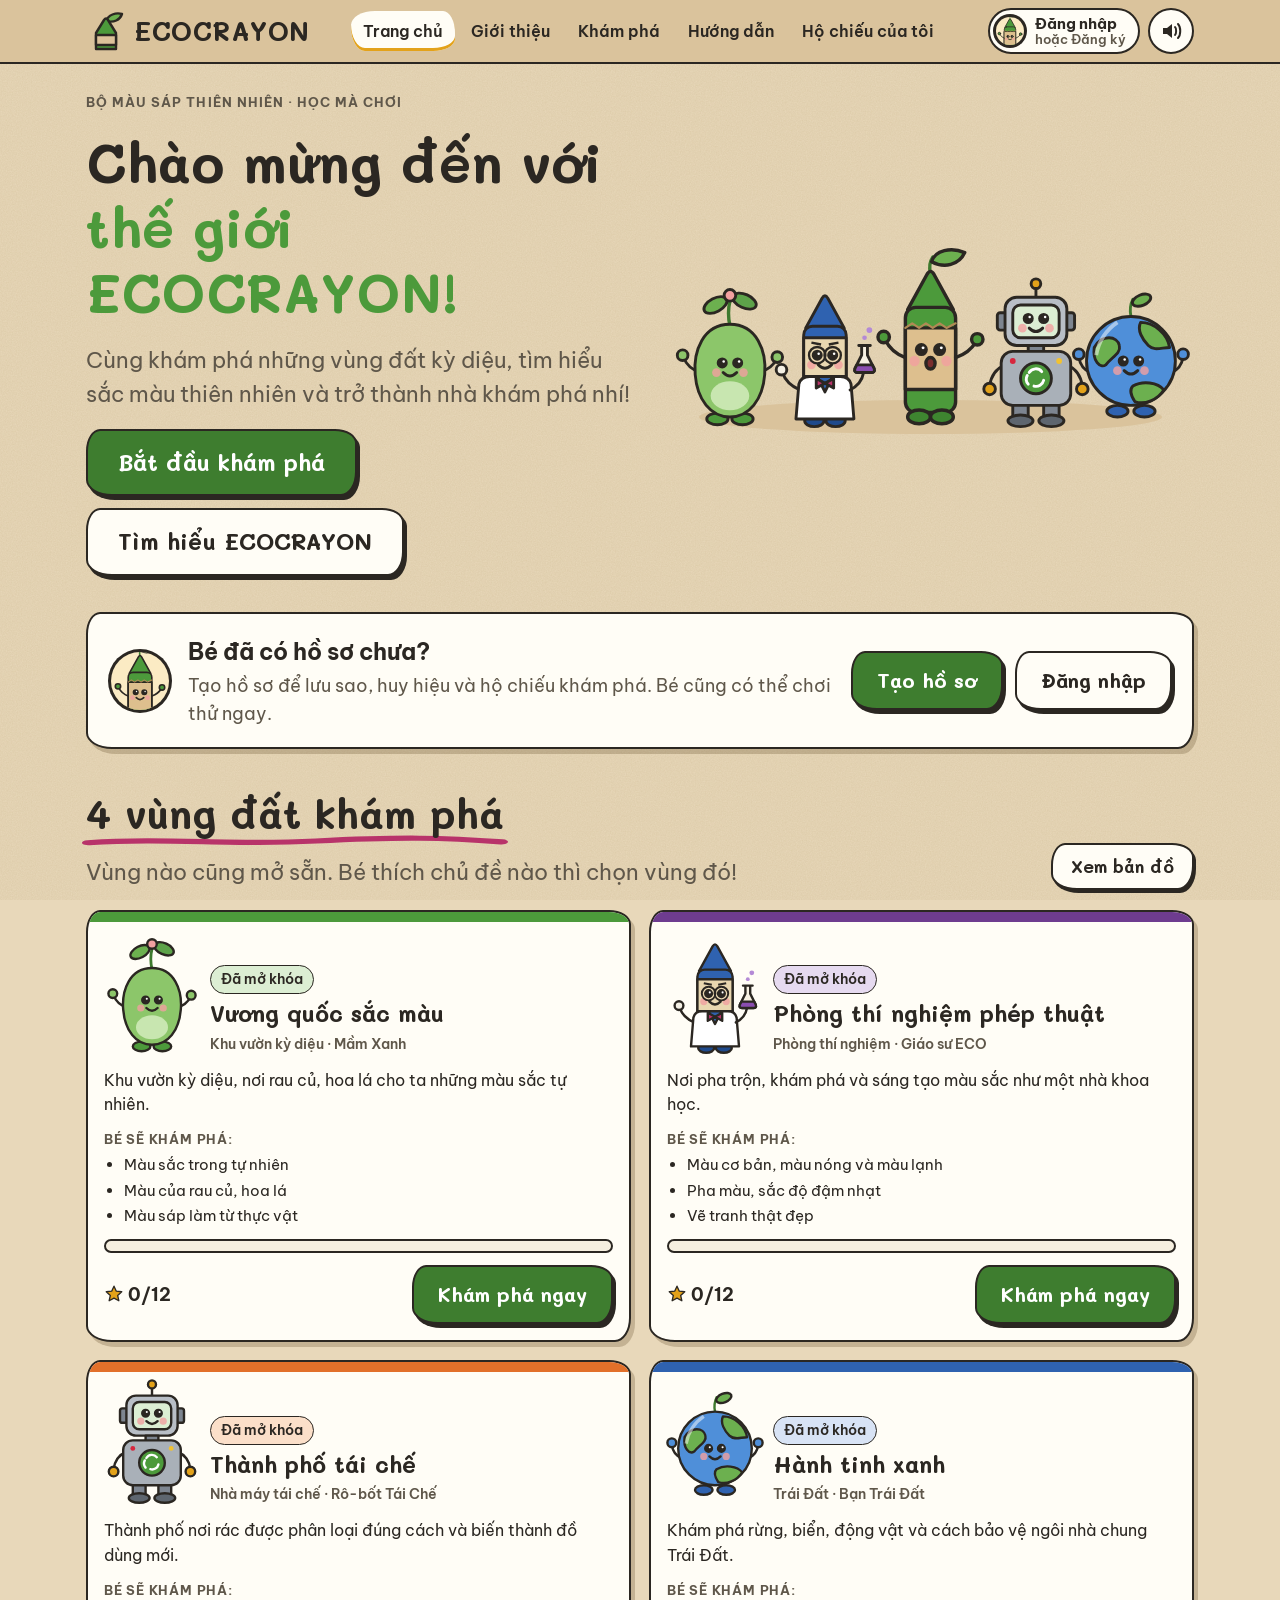
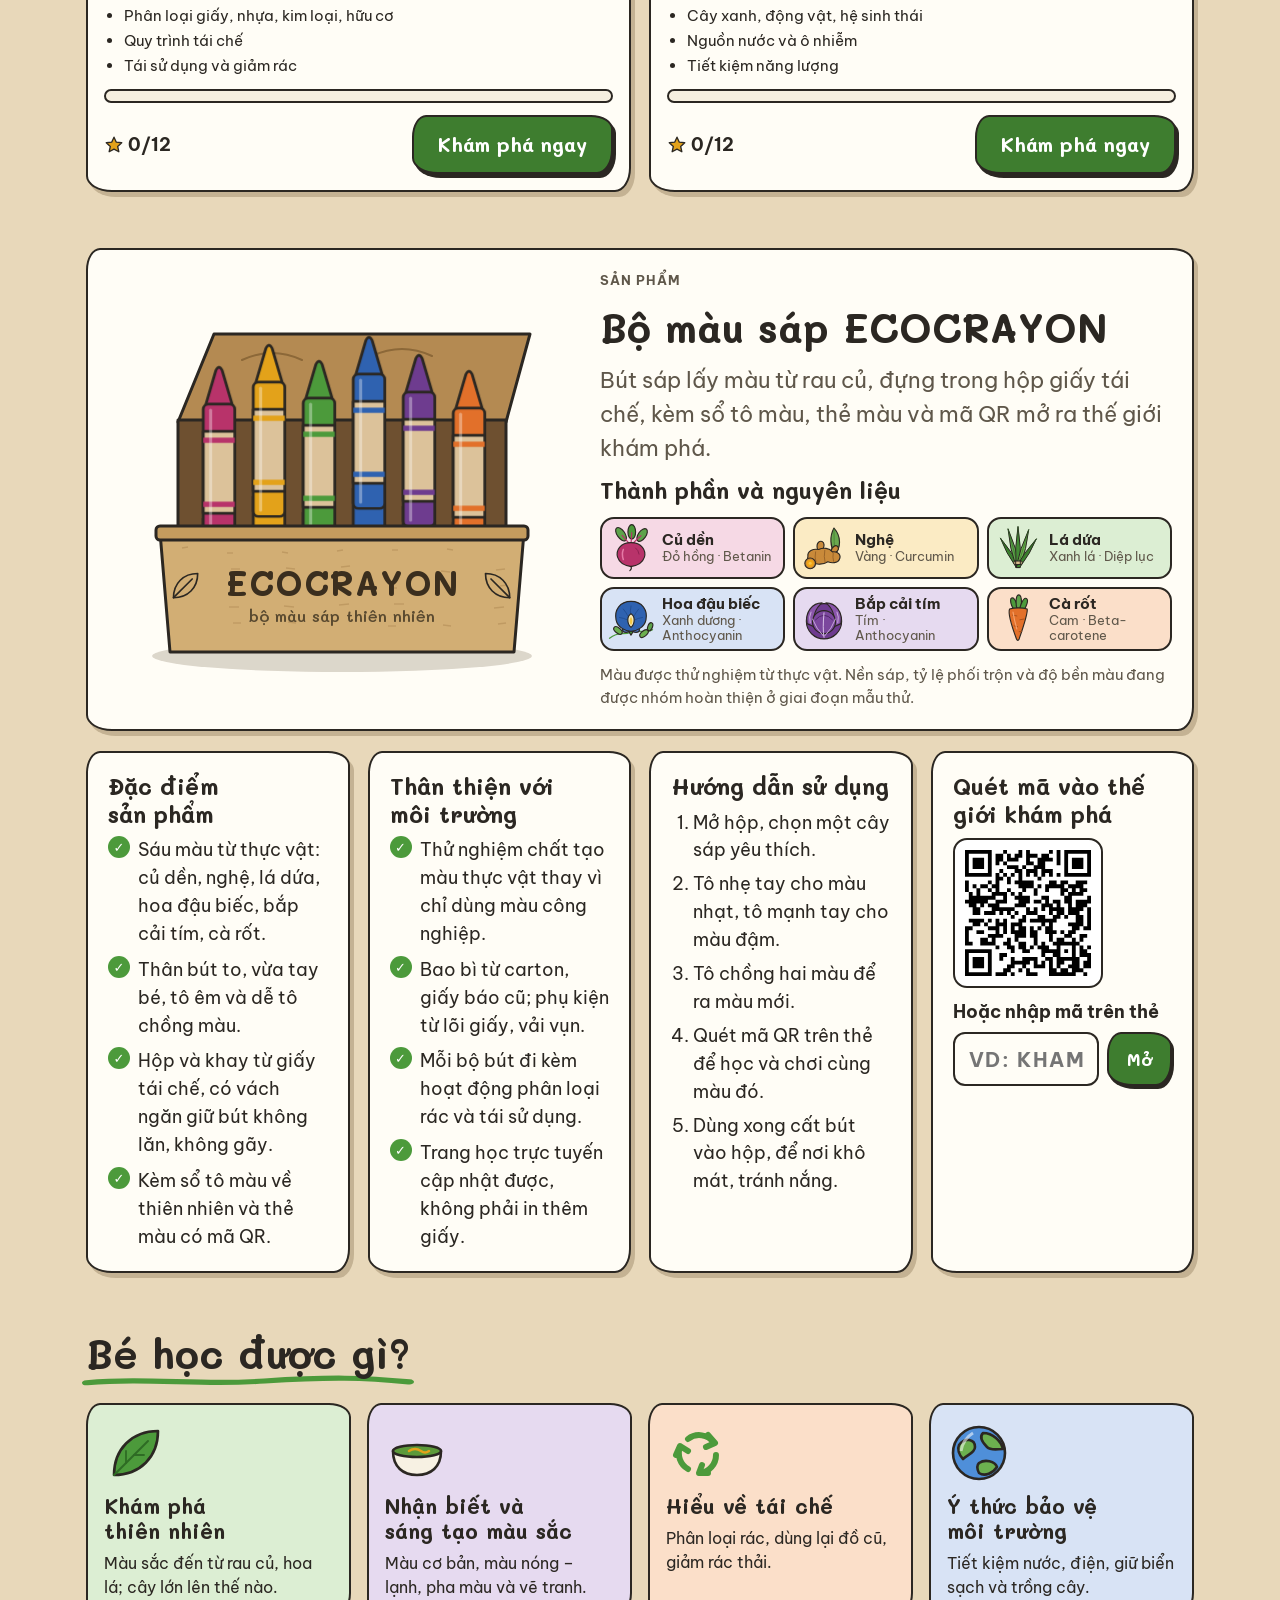
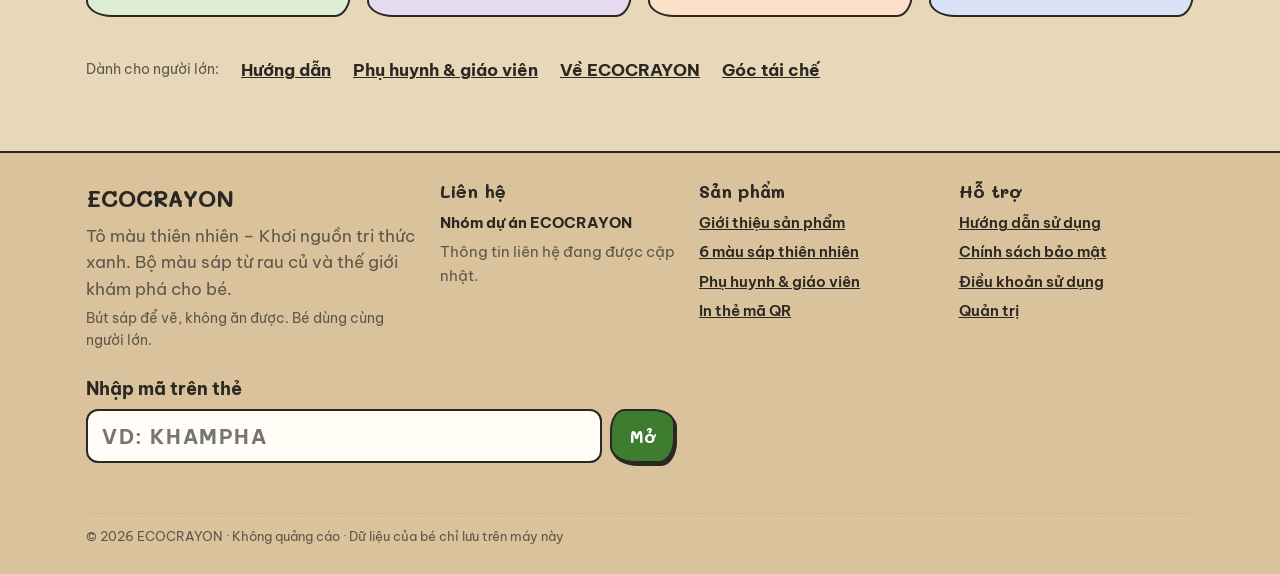
<file: index.html>
<!doctype html>
<html lang="vi">
<head>
<meta charset="utf-8">
<meta name="viewport" content="width=device-width, initial-scale=1, viewport-fit=cover">
<title>ECOCRAYON</title>
<meta name="description" content="ECOCRAYON – bộ màu sáp thiên nhiên và thế giới khám phá cho trẻ: 4 vùng đất, 12 trò chơi về màu sắc, tái chế và bảo vệ môi trường, hộ chiếu nhà khám phá.">
<meta name="theme-color" content="#DAC39C">
<link rel="preconnect" href="https://fonts.googleapis.com">
<link rel="preconnect" href="https://fonts.gstatic.com" crossorigin>
<link rel="stylesheet" href="https://fonts.googleapis.com/css2?family=Be+Vietnam+Pro:wght@400;500;600;700&family=Mali:wght@500;600;700&display=swap">
<link rel="stylesheet" href="css/style.css">
<link rel="stylesheet" href="css/world.css">
</head>
<body>
<a class="skip" href="#view">Bỏ qua menu</a>

<header class="topbar" id="topbar">
  <div class="topbar-in">
    <a class="brand" href="#trang-chu" aria-label="ECOCRAYON – Trang chủ">
      <span class="brand-mark" id="brand-mark"></span>
      <span class="brand-name">ECOCRAYON</span>
    </a>
    <nav class="mainnav" aria-label="Điều hướng chính">
      <a href="#trang-chu" data-nav="home">Trang chủ</a>
      <a href="#ve-ecocrayon" data-nav="gioithieu">Giới thiệu</a>
      <a href="#kham-pha" data-nav="khampha">Khám phá</a>
      <a href="#huong-dan" data-nav="huongdan">Hướng dẫn</a>
      <a href="#ho-chieu" data-nav="hochieu">Hộ chiếu của tôi</a>
    </nav>
    <div class="topbar-tools">
      <a class="userpill" href="#dang-nhap" id="userpill">Đăng nhập</a>
      <button class="iconbtn" id="btn-sound" type="button" aria-pressed="true" title="Nhạc và âm thanh"><span class="sr">Nhạc và âm thanh</span></button>
      <button class="iconbtn menubtn" id="btn-menu" type="button" aria-expanded="false" aria-controls="drawer" title="Menu"><span class="sr">Mở menu</span></button>
    </div>
  </div>
</header>

<div class="drawer" id="drawer" hidden>
  <div class="drawer-panel" role="dialog" aria-label="Menu">
    <a href="#trang-chu">Trang chủ</a>
    <a href="#ve-ecocrayon">Giới thiệu ECOCRAYON</a>
    <a href="#kham-pha">Khám phá – bản đồ 4 vùng đất</a>
    <a href="#vung/sac-mau" class="sub">Vương quốc sắc màu</a>
    <a href="#vung/phep-thuat" class="sub">Phòng thí nghiệm phép thuật</a>
    <a href="#vung/tai-che" class="sub">Thành phố tái chế</a>
    <a href="#vung/hanh-tinh" class="sub">Hành tinh xanh</a>
    <a href="#huong-dan">Hướng dẫn</a>
    <a href="#ho-chieu">Hộ chiếu của tôi</a>
    <a href="#bo-suu-tap">Bộ sưu tập</a>
    <div class="drawer-account" id="drawer-account"></div>
    <hr>
    <a href="#tro-choi">Tất cả trò chơi</a>
    <a href="#vuon-mau">6 bạn màu sáp</a>
    <a href="#to-mau">Tô màu tự do</a>
    <a href="#thu-thach">Thử thách xanh ở nhà</a>
    <a href="#tai-che">Góc tái chế</a>
    <hr>
    <a href="#phu-huynh">Phụ huynh &amp; giáo viên</a>
    <a href="#ma-qr">In thẻ mã QR</a>
    <a href="#quan-tri">Quản trị</a>
  </div>
</div>

<main id="view" tabindex="-1"></main>

<footer class="foot">
  <div class="foot-in">
    <div class="foot-brand">
      <p class="foot-tag">ECOCRAYON</p>
      <p class="foot-note">Tô màu thiên nhiên – Khơi nguồn tri thức xanh. Bộ màu sáp từ rau củ và thế giới khám phá cho bé.</p>
      <p class="foot-note small">Bút sáp để vẽ, không ăn được. Bé dùng cùng người lớn.</p>
    </div>
    <div class="foot-col">
      <h2 class="foot-h">Liên hệ</h2>
      <ul class="foot-list" id="foot-contact"></ul>
    </div>
    <nav class="foot-col" aria-label="Sản phẩm">
      <h2 class="foot-h">Sản phẩm</h2>
      <ul class="foot-list">
        <li><a href="#ve-ecocrayon">Giới thiệu sản phẩm</a></li>
        <li><a href="#vuon-mau">6 màu sáp thiên nhiên</a></li>
        <li><a href="#phu-huynh">Phụ huynh &amp; giáo viên</a></li>
        <li><a href="#ma-qr">In thẻ mã QR</a></li>
      </ul>
    </nav>
    <nav class="foot-col" aria-label="Hỗ trợ">
      <h2 class="foot-h">Hỗ trợ</h2>
      <ul class="foot-list">
        <li><a href="#huong-dan">Hướng dẫn sử dụng</a></li>
        <li><a href="#bao-mat">Chính sách bảo mật</a></li>
        <li><a href="#dieu-khoan">Điều khoản sử dụng</a></li>
        <li><a href="#quan-tri">Quản trị</a></li>
      </ul>
    </nav>
    <form class="codebox" id="foot-code" autocomplete="off">
      <label for="foot-code-in">Nhập mã trên thẻ</label>
      <div class="codebox-row">
        <input id="foot-code-in" name="code" placeholder="VD: KHAMPHA" maxlength="12" spellcheck="false">
        <button class="btn btn-sm" type="submit">Mở</button>
      </div>
      <p class="codebox-msg" aria-live="polite"></p>
    </form>
    <p class="foot-copy">© <span id="foot-year">2026</span> ECOCRAYON · Không quảng cáo · Dữ liệu của bé chỉ lưu trên máy này</p>
  </div>
</footer>

<nav class="tabbar" aria-label="Điều hướng nhanh">
  <a href="#trang-chu" data-nav="home"><span class="tb-ico" data-ico="home"></span><span class="tb-lbl">Trang chủ</span></a>
  <a href="#kham-pha" data-nav="khampha"><span class="tb-ico" data-ico="khampha"></span><span class="tb-lbl">Khám phá</span></a>
  <a href="#tro-choi" data-nav="choi"><span class="tb-ico" data-ico="choi"></span><span class="tb-lbl">Trò chơi</span></a>
  <a href="#ho-chieu" data-nav="hochieu"><span class="tb-ico" data-ico="hochieu"></span><span class="tb-lbl">Hộ chiếu</span></a>
  <a href="#dang-nhap" data-nav="taikhoan" id="tab-account"><span class="tb-ico"></span><span class="tb-lbl">Hồ sơ</span></a>
</nav>

<div class="toast" id="toast" role="status" aria-live="polite"></div>
<div class="modal" id="modal" hidden>
  <div class="modal-card" role="dialog" aria-modal="true" aria-labelledby="modal-title">
    <div id="modal-body"></div>
  </div>
</div>
<div id="confetti" aria-hidden="true"></div>
<div id="print-root" aria-hidden="true"></div>

<script src="js/vendor/qrcode.min.js"></script>
<script src="js/data.js"></script>
<script src="js/zones.js"></script>
<script src="js/content.js"></script>
<script src="js/art.js"></script>
<script src="js/art2.js"></script>
<script src="js/db.js"></script>
<script src="js/app.js"></script>
<script src="js/world.js"></script>
<script src="js/zone-games.js"></script>
<script src="js/games.js"></script>
<script src="js/studio.js"></script>
<script src="js/account.js"></script>
<script src="js/pages.js"></script>
<script src="js/admin.js"></script>
<script>EC.start();</script>
</body>
</html>
</file>
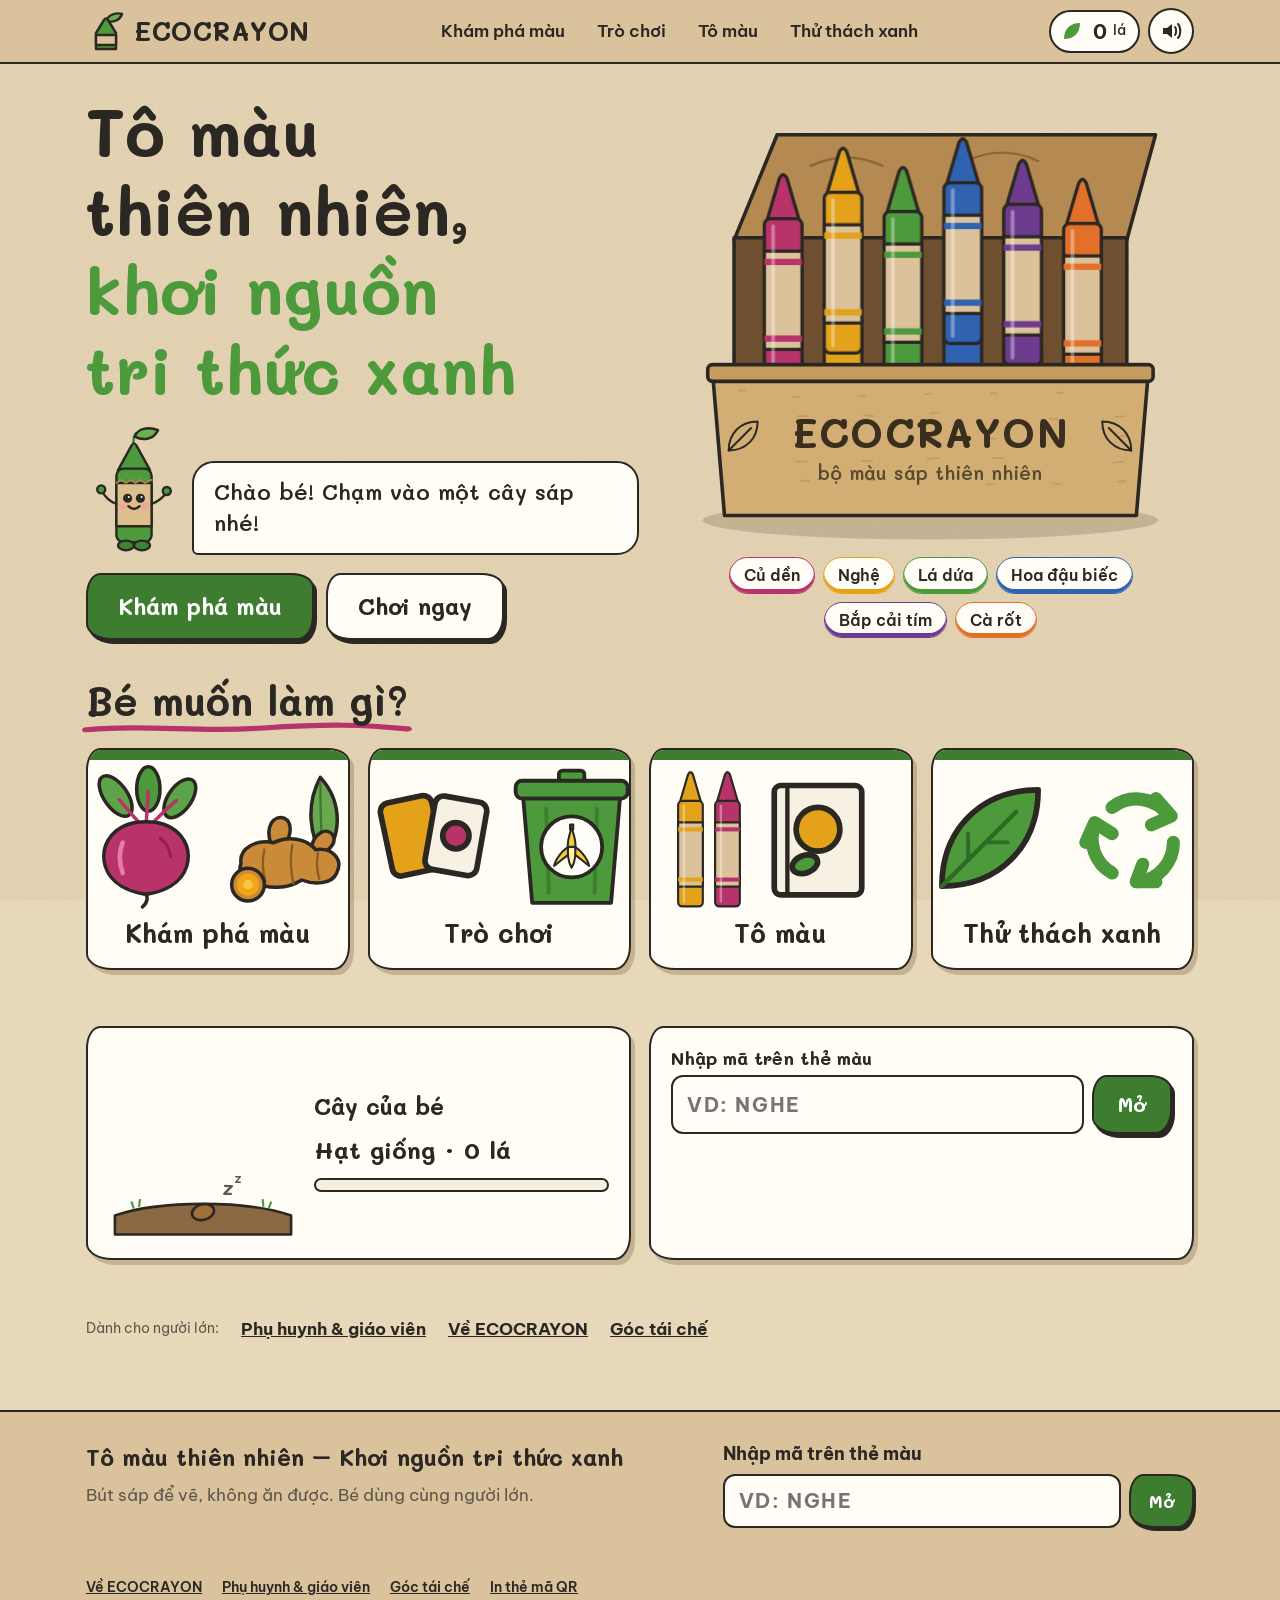
<file: v1/index.html>
<!doctype html>
<html lang="vi">
<head>
<meta charset="utf-8">
<meta name="viewport" content="width=device-width, initial-scale=1, viewport-fit=cover">
<title>ECOCRAYON</title>
<meta name="description" content="ECOCRAYON – bộ màu sáp thiên nhiên. Khám phá màu từ rau củ, chơi trò chơi phân loại rác, tô màu và thực hành sống xanh.">
<link rel="preconnect" href="https://fonts.googleapis.com">
<link rel="preconnect" href="https://fonts.gstatic.com" crossorigin>
<link rel="stylesheet" href="https://fonts.googleapis.com/css2?family=Be+Vietnam+Pro:wght@400;500;600;700&family=Mali:wght@500;600;700&display=swap">
<link rel="stylesheet" href="css/style.css">
</head>
<body>
<a class="skip" href="#view">Bỏ qua menu</a>

<header class="topbar" id="topbar">
  <div class="topbar-in">
    <a class="brand" href="#trang-chu" aria-label="ECOCRAYON – Trang chủ">
      <span class="brand-mark" id="brand-mark"></span>
      <span class="brand-name">ECOCRAYON</span>
    </a>
    <nav class="mainnav" aria-label="Điều hướng chính">
      <a href="#vuon-mau" data-nav="mau">Khám phá màu</a>
      <a href="#tro-choi" data-nav="choi">Trò chơi</a>
      <a href="#to-mau" data-nav="to">Tô màu</a>
      <a href="#thu-thach" data-nav="thuthach">Thử thách xanh</a>
    </nav>
    <div class="topbar-tools">
      <a class="leafpill" href="#so-cua-be" id="leafpill" aria-label="Sổ của bé">
        <span class="leafpill-ico" aria-hidden="true"></span>
        <span class="leafpill-num" id="leaf-count">0</span>
        <span class="leafpill-lbl">lá</span>
      </a>
      <button class="iconbtn" id="btn-sound" type="button" aria-pressed="true" title="Nhạc và âm thanh"><span class="sr">Nhạc và âm thanh</span></button>
      <button class="iconbtn menubtn" id="btn-menu" type="button" aria-expanded="false" aria-controls="drawer" title="Menu"><span class="sr">Mở menu</span></button>
    </div>
  </div>
</header>

<div class="drawer" id="drawer" hidden>
  <div class="drawer-panel" role="dialog" aria-label="Menu">
    <a href="#trang-chu">Trang chủ</a>
    <a href="#vuon-mau">Khám phá màu</a>
    <a href="#tro-choi">Trò chơi</a>
    <a href="#to-mau">Tô màu</a>
    <a href="#thu-thach">Thử thách xanh</a>
    <a href="#so-cua-be">Sổ của bé</a>
    <a href="#tai-che">Góc tái chế</a>
    <hr>
    <a href="#phu-huynh">Phụ huynh &amp; giáo viên</a>
    <a href="#ve-ecocrayon">Về ECOCRAYON</a>
    <a href="#ma-qr">In thẻ mã QR (cho nhóm)</a>
  </div>
</div>

<main id="view" tabindex="-1"></main>

<footer class="foot">
  <div class="foot-in">
    <div class="foot-brand">
      <p class="foot-tag">Tô màu thiên nhiên – Khơi nguồn tri thức xanh</p>
      <p class="foot-note">Bút sáp để vẽ, không ăn được. Bé dùng cùng người lớn.</p>
    </div>
    <form class="codebox" id="foot-code" autocomplete="off">
      <label for="foot-code-in">Nhập mã trên thẻ màu</label>
      <div class="codebox-row">
        <input id="foot-code-in" name="code" placeholder="VD: NGHE" maxlength="12" spellcheck="false">
        <button class="btn btn-sm" type="submit">Mở</button>
      </div>
      <p class="codebox-msg" aria-live="polite"></p>
    </form>
    <nav class="foot-links" aria-label="Liên kết cuối trang">
      <a href="#ve-ecocrayon">Về ECOCRAYON</a>
      <a href="#phu-huynh">Phụ huynh &amp; giáo viên</a>
      <a href="#tai-che">Góc tái chế</a>
      <a href="#ma-qr">In thẻ mã QR</a>
    </nav>
  </div>
</footer>

<nav class="tabbar" aria-label="Điều hướng nhanh">
  <a href="#vuon-mau" data-nav="mau"><span class="tb-ico" data-ico="mau"></span>Màu</a>
  <a href="#tro-choi" data-nav="choi"><span class="tb-ico" data-ico="choi"></span>Chơi</a>
  <a href="#to-mau" data-nav="to"><span class="tb-ico" data-ico="to"></span>Tô</a>
  <a href="#thu-thach" data-nav="thuthach"><span class="tb-ico" data-ico="thuthach"></span>Thử thách</a>
  <a href="#so-cua-be" data-nav="so"><span class="tb-ico" data-ico="so"></span>Sổ của bé</a>
</nav>

<div class="toast" id="toast" role="status" aria-live="polite"></div>
<div class="modal" id="modal" hidden>
  <div class="modal-card" role="dialog" aria-modal="true" aria-labelledby="modal-title">
    <div id="modal-body"></div>
  </div>
</div>
<div id="confetti" aria-hidden="true"></div>
<div id="print-root" aria-hidden="true"></div>

<script src="js/vendor/qrcode.min.js"></script>
<script src="js/data.js"></script>
<script src="js/art.js"></script>
<script src="js/app.js"></script>
<script src="js/games.js"></script>
<script src="js/studio.js"></script>
<script>EC.start();</script>
</body>
</html>
</file>
<file: css/style.css>
/* ECOCRAYON
   Bố cục: hộp giấy kraft tái chế (nền) + tờ sổ tô màu (thẻ nội dung) + nét sáp màu (điểm nhấn).
   Màu chủ đạo lấy từ 6 cây sáp rau củ. */
:root {
  --bg: #E8D8BA;          /* giấy kraft tái chế */
  --bg-deep: #DAC39C;     /* kraft đậm cho dải nền */
  --paper: #FFFDF6;       /* trang sổ tô màu */
  --paper-2: #F6EFDF;
  --ink: #2B2722;         /* chì than */
  --ink-soft: #5F574A;
  --line: #CDB48A;
  --accent: #3E7D2F;      /* xanh lá dứa đậm cho nút chính */
  --on-accent: #FFFFFF;
  --good: #2E7D32;
  --bad: #B83227;
  --shadow: rgba(70, 45, 10, .22);
  --grain: .38;

  --c-den: #B8336A;      --on-den: #FFFFFF;    --t-den: #F6D9E5;
  --c-nghe: #E3A21A;     --on-nghe: #2B2722;   --t-nghe: #FBEBC4;
  --c-la-dua: #4C9A3B;   --on-la-dua: #FFFFFF; --t-la-dua: #DCEED3;
  --c-dau-biec: #2F62B0; --on-dau-biec: #FFFFFF; --t-dau-biec: #D8E3F5;
  --c-bap-cai: #6E3C8F;  --on-bap-cai: #FFFFFF; --t-bap-cai: #E6DAF0;
  --c-ca-rot: #E2702A;   --on-ca-rot: #2B2722; --t-ca-rot: #FBDFC9;

  --font-display: 'Mali', 'Comic Sans MS', 'Segoe Print', cursive;
  --font-body: 'Be Vietnam Pro', system-ui, -apple-system, 'Segoe UI', Roboto, Arial, sans-serif;

  --r-hand: 14px 22px 16px 26px / 22px 14px 24px 16px;
  --r-hand-2: 24px 12px 22px 14px / 14px 22px 12px 24px;
  --gutter: max(16px, env(safe-area-inset-left, 0px));
  --gutter-r: max(16px, env(safe-area-inset-right, 0px));
  color-scheme: light;
}
@media (prefers-color-scheme: dark) {
  :root:not([data-theme="light"]) {
    --bg: #1D1A14; --bg-deep: #16140F; --paper: #2A2620; --paper-2: #322D25;
    --ink: #F2EADB; --ink-soft: #C8BCA5; --line: #4B4234;
    --accent: #7CC266; --on-accent: #142010; --good: #7CC266; --bad: #F07B6E;
    --shadow: rgba(0, 0, 0, .45); --grain: .5;
    --c-den: #E2649C; --on-den: #1B1410; --t-den: #4A2433;
    --c-nghe: #F2BC48; --on-nghe: #1B1410; --t-nghe: #4A3B17;
    --c-la-dua: #7CC266; --on-la-dua: #1B1410; --t-la-dua: #263F20;
    --c-dau-biec: #7AA4EC; --on-dau-biec: #1B1410; --t-dau-biec: #20304D;
    --c-bap-cai: #B48AD6; --on-bap-cai: #1B1410; --t-bap-cai: #352646;
    --c-ca-rot: #F39A5E; --on-ca-rot: #1B1410; --t-ca-rot: #4A2C17;
    color-scheme: dark;
  }
}
:root[data-theme="dark"] {
  --bg: #1D1A14; --bg-deep: #16140F; --paper: #2A2620; --paper-2: #322D25;
  --ink: #F2EADB; --ink-soft: #C8BCA5; --line: #4B4234;
  --accent: #7CC266; --on-accent: #142010; --good: #7CC266; --bad: #F07B6E;
  --shadow: rgba(0, 0, 0, .45); --grain: .5;
  --c-den: #E2649C; --on-den: #1B1410; --t-den: #4A2433;
  --c-nghe: #F2BC48; --on-nghe: #1B1410; --t-nghe: #4A3B17;
  --c-la-dua: #7CC266; --on-la-dua: #1B1410; --t-la-dua: #263F20;
  --c-dau-biec: #7AA4EC; --on-dau-biec: #1B1410; --t-dau-biec: #20304D;
  --c-bap-cai: #B48AD6; --on-bap-cai: #1B1410; --t-bap-cai: #352646;
  --c-ca-rot: #F39A5E; --on-ca-rot: #1B1410; --t-ca-rot: #4A2C17;
  color-scheme: dark;
}

/* ---------- Nền tảng ---------- */
*, *::before, *::after { box-sizing: border-box; }
html { -webkit-text-size-adjust: 100%; scroll-behavior: smooth; }
body {
  margin: 0; background: var(--bg); color: var(--ink);
  font-family: var(--font-body); font-size: 18px; line-height: 1.55;
  min-height: 100vh; display: flex; flex-direction: column;
}
body::before {
  content: ""; position: fixed; inset: 0; pointer-events: none; z-index: 0; opacity: var(--grain);
  background-image: url("data:image/svg+xml;utf8,<svg xmlns='http://www.w3.org/2000/svg' width='240' height='240'><filter id='n'><feTurbulence type='fractalNoise' baseFrequency='.8' numOctaves='2' stitchTiles='stitch'/><feColorMatrix values='0 0 0 0 .42  0 0 0 0 .3  0 0 0 0 .12  0 0 0 .5 0'/></filter><rect width='100%' height='100%' filter='url(%23n)'/></svg>");
}
body > * { position: relative; z-index: 1; }
img, svg { max-width: 100%; }
a { color: inherit; }
button, input, select, textarea { font: inherit; color: inherit; }
h1, h2, h3, h4 { font-family: var(--font-display); line-height: 1.2; margin: 0; text-wrap: balance; font-weight: 700; }
p { margin: 0; }
:focus-visible { outline: 3px dashed var(--c-dau-biec); outline-offset: 3px; }
.sr { position: absolute; width: 1px; height: 1px; overflow: hidden; clip: rect(0 0 0 0); white-space: nowrap; }
.skip { position: absolute; left: -999px; top: 8px; z-index: 100; background: var(--paper); padding: 8px 14px; border-radius: 8px; }
.skip:focus { left: 16px; }
[hidden] { display: none !important; }
.art { color: var(--ink); display: block; overflow: visible; }

.wrap { width: 100%; max-width: 1140px; margin-inline: auto; padding-left: var(--gutter); padding-right: var(--gutter-r); }
main { flex: 1; outline: none; padding-bottom: 48px; }
.section { padding-block: 36px; }
.section-tight { padding-block: 20px; }
.stack { display: flex; flex-direction: column; gap: 14px; }
.row { display: flex; flex-wrap: wrap; gap: 12px; align-items: center; }
.grid { display: grid; gap: 18px; grid-template-columns: repeat(auto-fill, minmax(min(100%, var(--min, 240px)), 1fr)); }
.grid > * { min-width: 0; }

.eyebrow { font-size: 13px; font-weight: 700; text-transform: uppercase; letter-spacing: .08em; color: var(--ink-soft); }
.h1 { font-size: clamp(32px, 5.4vw, 56px); }
.h2 { font-size: clamp(28px, 3.8vw, 40px); }
.h3 { font-size: 23px; }
.lead { font-size: clamp(19px, 2.2vw, 22px); color: var(--ink-soft); max-width: 62ch; }
.muted { color: var(--ink-soft); }
.small { font-size: 15px; }
.title-scribble { display: inline-block; position: relative; padding-bottom: 6px; }
.title-scribble::after {
  content: ""; position: absolute; left: -4px; right: -4px; bottom: -4px; height: 12px; background: var(--sc, var(--c-nghe));
  -webkit-mask: url("data:image/svg+xml;utf8,<svg xmlns='http://www.w3.org/2000/svg' viewBox='0 0 200 14' preserveAspectRatio='none'><path d='M3 9 C40 3 70 12 110 7 S170 3 197 8' stroke='black' stroke-width='6' fill='none' stroke-linecap='round'/></svg>") no-repeat center / 100% 100%;
          mask: url("data:image/svg+xml;utf8,<svg xmlns='http://www.w3.org/2000/svg' viewBox='0 0 200 14' preserveAspectRatio='none'><path d='M3 9 C40 3 70 12 110 7 S170 3 197 8' stroke='black' stroke-width='6' fill='none' stroke-linecap='round'/></svg>") no-repeat center / 100% 100%;
  z-index: -1;
}
.sec-head { display: flex; flex-wrap: wrap; align-items: end; justify-content: space-between; gap: 12px; margin-bottom: 20px; }
.sec-head .lead { margin-top: 6px; }

/* ---------- Nút ---------- */
.btn {
  --c: var(--accent); --on: var(--on-accent);
  display: inline-flex; align-items: center; justify-content: center; gap: 8px;
  min-height: 54px; padding: 12px 24px; border: 2.5px solid var(--ink); border-radius: var(--r-hand);
  background: var(--c); color: var(--on); font-family: var(--font-display); font-weight: 700; font-size: 20px;
  text-decoration: none; cursor: pointer; box-shadow: 3px 4px 0 var(--ink);
  transition: transform .12s ease, box-shadow .12s ease;
}
.btn:hover { transform: translate(-1px, -2px); box-shadow: 4px 6px 0 var(--ink); }
.btn:active { transform: translate(2px, 3px); box-shadow: 1px 1px 0 var(--ink); }
.btn[disabled] { opacity: .5; cursor: not-allowed; transform: none; box-shadow: 3px 4px 0 var(--ink); }
.btn-sm { min-height: 46px; padding: 8px 18px; font-size: 17px; box-shadow: 2px 3px 0 var(--ink); }
.btn-big { min-height: 64px; padding: 14px 30px; font-size: 23px; }
.btn-ghost { --c: var(--paper); --on: var(--ink); }
.btn .art { width: 26px; height: 26px; }
.c-den { --c: var(--c-den); --on: var(--on-den); --tint: var(--t-den); }
.c-nghe { --c: var(--c-nghe); --on: var(--on-nghe); --tint: var(--t-nghe); }
.c-la-dua { --c: var(--c-la-dua); --on: var(--on-la-dua); --tint: var(--t-la-dua); }
.c-dau-biec { --c: var(--c-dau-biec); --on: var(--on-dau-biec); --tint: var(--t-dau-biec); }
.c-bap-cai { --c: var(--c-bap-cai); --on: var(--on-bap-cai); --tint: var(--t-bap-cai); }
.c-ca-rot { --c: var(--c-ca-rot); --on: var(--on-ca-rot); --tint: var(--t-ca-rot); }

.iconbtn {
  width: 46px; height: 46px; border-radius: 50%; border: 2px solid var(--ink); background: var(--paper);
  display: inline-grid; place-items: center; cursor: pointer; padding: 0; position: relative;
}
.iconbtn::before { content: ""; width: 24px; height: 24px; background: var(--ink); -webkit-mask: var(--ico) no-repeat center / contain; mask: var(--ico) no-repeat center / contain; }
.iconbtn[aria-pressed="false"]::after { content: ""; position: absolute; width: 26px; height: 2.5px; background: var(--bad); transform: rotate(-45deg); border-radius: 2px; }
#btn-sound { --ico: url("data:image/svg+xml;utf8,<svg xmlns='http://www.w3.org/2000/svg' viewBox='0 0 24 24'><path d='M4 9h4l5-4v14l-5-4H4z' fill='black'/><path d='M16 8c1.5 1.2 1.5 6.8 0 8M19 5c3 3 3 11 0 14' stroke='black' stroke-width='2' fill='none' stroke-linecap='round'/></svg>"); }
#btn-menu { --ico: url("data:image/svg+xml;utf8,<svg xmlns='http://www.w3.org/2000/svg' viewBox='0 0 24 24'><path d='M4 7h16M4 12h16M4 17h16' stroke='black' stroke-width='2.4' stroke-linecap='round'/></svg>"); }
body.no-voice .say { display: none; }

.say {
  display: inline-grid; place-items: center; width: 42px; height: 42px; flex: none; border-radius: 50%;
  border: 2px solid var(--ink); background: var(--paper); cursor: pointer; padding: 0; vertical-align: middle;
}
.say::before { content: ""; width: 20px; height: 20px; background: var(--ink); -webkit-mask: var(--ico-say) no-repeat center / contain; mask: var(--ico-say) no-repeat center / contain; }
.say { --ico-say: url("data:image/svg+xml;utf8,<svg xmlns='http://www.w3.org/2000/svg' viewBox='0 0 24 24'><path d='M4 9h4l5-4v14l-5-4H4z' fill='black'/><path d='M16 8c1.5 1.2 1.5 6.8 0 8M19 5c3 3 3 11 0 14' stroke='black' stroke-width='2' fill='none' stroke-linecap='round'/></svg>"); }
.say.speaking { background: var(--c-nghe); }

/* ---------- Thẻ, chip, ghi chú ---------- */
.sheet {
  background: var(--paper); border: 2.5px solid var(--ink); border-radius: var(--r-hand);
  box-shadow: 4px 5px 0 var(--shadow); padding: 20px;
}
.sheet-flat { background: var(--paper); border-radius: 16px; padding: 18px; border: 1.5px dashed var(--line); }
.chip { display: inline-flex; align-items: center; gap: 6px; padding: 5px 14px; border-radius: 999px; font-size: 16px; font-weight: 600; border: 1.5px solid var(--ink); background: var(--paper); white-space: nowrap; }
.chip-core { background: var(--c-la-dua); color: var(--on-la-dua); }
.chip-trial { background: var(--paper-2); border-style: dashed; }
.chip-done { background: var(--good); color: var(--paper); border-color: var(--good); }
.note { font-size: 14px; color: var(--ink-soft); padding: 12px 14px; border-left: 4px solid var(--c-nghe); background: var(--paper-2); border-radius: 0 12px 12px 0; }
.note-safe { border-left-color: var(--c-den); }
.crumbs { font-size: 14px; color: var(--ink-soft); display: flex; gap: 6px; flex-wrap: wrap; }
.crumbs a { text-decoration: none; font-weight: 600; }
.crumbs a:hover { text-decoration: underline; }

.mascot-row { display: flex; align-items: flex-end; gap: 10px; }
.mascot-row .mascot { width: 96px; flex: none; }
.bubble {
  position: relative; background: var(--paper); border: 2.5px solid var(--ink); border-radius: 22px 22px 22px 6px;
  padding: 14px 20px; font-family: var(--font-display); font-weight: 600; font-size: 22px; line-height: 1.4;
  display: flex; gap: 10px; align-items: flex-start; min-width: 0;
}
.bubble p { flex: 1; min-width: 0; }
.mascot.bounce { animation: bounce .6s ease; }
@keyframes bounce { 30% { transform: translateY(-10px) rotate(-4deg); } 60% { transform: translateY(0) rotate(3deg); } }

/* ---------- Thanh trên ---------- */
.topbar { position: sticky; top: 0; z-index: 40; background: var(--bg-deep); border-bottom: 2.5px solid var(--ink); }
.topbar-in { max-width: 1140px; margin-inline: auto; padding: 8px var(--gutter-r) 8px var(--gutter); display: flex; align-items: center; gap: 16px; }
.brand { display: flex; align-items: center; gap: 8px; text-decoration: none; flex: none; }
.brand-mark .art { width: 40px; height: 40px; }
.brand-name { font-family: var(--font-display); font-weight: 700; font-size: 26px; letter-spacing: .02em; }
.mainnav { display: flex; gap: 4px; flex: 1; justify-content: center; flex-wrap: nowrap; white-space: nowrap; }
.mainnav a { text-decoration: none; font-weight: 600; font-size: 17px; padding: 8px 14px; border-radius: var(--r-hand-2); }
.mainnav a:hover { background: var(--paper-2); }
.mainnav a.on { background: var(--paper); box-shadow: inset 0 -3px 0 var(--c-nghe); }
.topbar-tools { display: flex; align-items: center; gap: 8px; margin-left: auto; }
.leafpill { display: inline-flex; align-items: center; gap: 6px; padding: 4px 12px 4px 6px; border: 2px solid var(--ink); border-radius: 999px; background: var(--paper); text-decoration: none; font-weight: 700; font-size: 20px; font-variant-numeric: tabular-nums; }
.leafpill-ico { width: 30px; height: 30px; border-radius: 50%; background: var(--c-la-dua); -webkit-mask: url("data:image/svg+xml;utf8,<svg xmlns='http://www.w3.org/2000/svg' viewBox='0 0 24 24'><path d='M4 20C4 10 10 4 20 4c0 10-6 16-16 16z' fill='black'/></svg>") no-repeat center / 80%; mask: url("data:image/svg+xml;utf8,<svg xmlns='http://www.w3.org/2000/svg' viewBox='0 0 24 24'><path d='M4 20C4 10 10 4 20 4c0 10-6 16-16 16z' fill='black'/></svg>") no-repeat center / 80%; }
.leafpill.pulse { animation: pulse .7s ease; }
@keyframes pulse { 40% { transform: scale(1.18); } }
.leafpill-lbl { font-weight: 500; font-size: 14px; }
.menubtn { display: none; }

.drawer { position: fixed; inset: 0; z-index: 60; background: rgba(20, 14, 6, .45); }
.drawer-panel { position: absolute; right: 0; top: 0; bottom: 0; width: min(320px, 86vw); background: var(--paper); border-left: 2.5px solid var(--ink); padding: calc(20px + env(safe-area-inset-top, 0px)) 20px 20px; display: flex; flex-direction: column; gap: 4px; overflow-y: auto; }
.drawer-panel a { text-decoration: none; font-family: var(--font-display); font-weight: 600; font-size: 19px; padding: 10px 12px; border-radius: 12px; }
.drawer-panel a:hover, .drawer-panel a.on { background: var(--paper-2); }
.drawer-panel hr { border: 0; border-top: 2px dashed var(--line); margin: 8px 0; width: 100%; }

.tabbar { display: none; }

/* ---------- Chân trang ---------- */
.foot { background: var(--bg-deep); border-top: 2.5px solid var(--ink); }
.foot-in { max-width: 1140px; margin-inline: auto; padding: 28px var(--gutter-r) 28px var(--gutter); display: grid; gap: 24px; grid-template-columns: 1.3fr 1fr; }
.foot-tag { font-family: var(--font-display); font-weight: 700; font-size: 23px; }
.foot-note { font-size: 17px; color: var(--ink-soft); margin-top: 6px; max-width: 52ch; }
.foot-links { grid-column: 1 / -1; display: flex; flex-wrap: wrap; gap: 8px 20px; font-size: 14px; font-weight: 600; }
.codebox label { font-weight: 700; font-size: 18px; display: block; margin-bottom: 6px; }
.codebox-row { display: flex; gap: 8px; }
.codebox input { flex: 1; min-width: 0; min-height: 54px; font-size: 20px; padding: 8px 14px; border: 2.5px solid var(--ink); border-radius: 12px; background: var(--paper); text-transform: uppercase; font-weight: 700; letter-spacing: .08em; }
.codebox-msg { font-size: 14px; margin-top: 6px; min-height: 1.4em; color: var(--bad); }

/* ---------- Trang chủ ---------- */
.hero { padding-block: 28px 16px; }
.hero-grid { display: grid; grid-template-columns: 1.05fr 1fr; gap: 28px; align-items: center; }
.hero-copy { display: flex; flex-direction: column; gap: 18px; min-width: 0; }
.hero .h1 { font-size: clamp(38px, 6vw, 66px); }
.hero .h1 span { display: block; }
.hero .h1 .w2 { color: var(--c-la-dua); }
.hero-art { min-width: 0; }
.herobox { width: 100%; max-width: 540px; margin-inline: auto; }
.herobox-word { font-family: var(--font-display); font-weight: 700; font-size: 34px; fill: #3A2E1E; letter-spacing: 1px; }
.herobox-sub { font-family: var(--font-display); font-weight: 600; font-size: 16px; fill: #5A4A30; }
.hero-crayon { cursor: pointer; transition: transform .25s cubic-bezier(.3, 1.6, .5, 1); transform-box: fill-box; }
.hero-crayon:hover, .hero-crayon:focus-visible { transform: translateY(-18px); outline: none; }
.hero-crayon:focus-visible g { filter: drop-shadow(0 0 4px var(--c-dau-biec)); }
.hero-chips { display: flex; flex-wrap: wrap; gap: 8px; justify-content: center; margin-top: 8px; }
.hero-chips a { text-decoration: none; }
.hero-chips .chip { border-color: var(--c); box-shadow: inset 0 -4px 0 var(--c); }
@media (prefers-reduced-motion: no-preference) {
  .herobox .hero-crayon { animation: rise .7s cubic-bezier(.3, 1.4, .5, 1) both; animation-delay: calc(var(--i) * 90ms + 150ms); }
  @keyframes rise { from { transform: translateY(60px); } to { transform: translateY(0); } }
}

.acts { display: grid; gap: 18px; grid-template-columns: repeat(4, 1fr); }
.act {
  --c: var(--accent); display: flex; flex-direction: column; gap: 10px; padding: 18px; text-decoration: none;
  background: var(--paper); border: 2.5px solid var(--ink); border-radius: var(--r-hand); box-shadow: 4px 5px 0 var(--shadow);
  transition: transform .15s ease; min-width: 0; position: relative; overflow: hidden;
}
.act:hover { transform: rotate(-1deg) translateY(-3px); }
.act::before { content: ""; position: absolute; inset: 0 0 auto 0; height: 10px; background: var(--c); }
.act-art { height: 140px; display: flex; align-items: center; justify-content: center; gap: 4px; }
.act-art .art { height: 100%; width: auto; }
.act h3 { font-size: 26px; text-align: center; }
.act p { font-size: 14px; color: var(--ink-soft); }
.act .go { margin-top: auto; font-weight: 700; color: var(--ink); font-size: 14px; }

.home-duo { display: grid; grid-template-columns: 1fr 1fr; gap: 18px; }
.treecard { text-decoration: none; display: grid; grid-template-columns: 190px 1fr; gap: 16px; align-items: center; }
.treecard .tree { width: 190px; }
.meter { height: 14px; border: 2px solid var(--ink); border-radius: 999px; background: var(--paper-2); overflow: hidden; }
.meter > span { display: block; height: 100%; background: repeating-linear-gradient(-45deg, var(--c-la-dua) 0 10px, color-mix(in srgb, var(--c-la-dua) 80%, white) 10px 20px); border-radius: 999px; transition: width .6s ease; }
.grownups { display: flex; flex-wrap: wrap; gap: 8px 22px; align-items: center; font-size: 17px; color: var(--ink-soft); }
.grownups a { font-weight: 700; color: var(--ink); }
.grownups a:hover { background: var(--paper); }
.grownups strong { font-family: var(--font-display); font-size: 18px; display: block; }
.grownups span { font-size: 14px; color: var(--ink-soft); }

/* ---------- Vườn màu ---------- */
.colorgrid { display: grid; gap: 20px; grid-template-columns: repeat(3, 1fr); }
.colorcard {
  display: grid; grid-template-columns: 150px 1fr; gap: 16px; align-items: center; text-decoration: none; padding: 18px;
  background: var(--tint); border: 2.5px solid var(--ink); border-radius: var(--r-hand); box-shadow: 4px 5px 0 var(--shadow);
  transition: transform .15s ease; min-width: 0; position: relative;
}
.colorcard:hover { transform: translateY(-3px) rotate(.6deg); }
.colorcard .ing { width: 150px; }
.colorcard h3 { font-size: 30px; display: flex; align-items: center; gap: 10px; }
.colorcard .swatch-line { display: flex; align-items: center; gap: 8px; font-weight: 600; }
.colorcard .dot { width: 26px; height: 26px; border-radius: 50%; background: var(--c); border: 2px solid var(--ink); flex: none; }
.colorcard .done-mark { position: absolute; top: 10px; right: 12px; }
.xanh-note { margin-top: 22px; display: grid; grid-template-columns: auto 1fr; gap: 16px; align-items: center; }
.xanh-pair { display: flex; gap: 8px; }
.xanh-pair span { width: 46px; height: 46px; border-radius: 12px; border: 2px solid var(--ink); }

/* ---------- Trang một màu ---------- */
.cband { background: var(--tint); border-bottom: 2.5px solid var(--ink); }
.cband-in { display: grid; grid-template-columns: 1fr 380px; gap: 28px; align-items: center; padding-block: 26px 30px; }
.cband-copy { display: flex; flex-direction: column; gap: 14px; min-width: 0; }
.cband .h1 { font-size: clamp(46px, 7vw, 80px); }
.cband .h1 small { display: block; font-size: .42em; color: var(--ink-soft); font-weight: 600; margin-top: 4px; }
.cband-art { position: relative; }
.cband-art .ing { width: 100%; max-width: 360px; margin-inline: auto; filter: drop-shadow(5px 7px 0 var(--shadow)); }
@media (prefers-reduced-motion: no-preference) { .cband-art .ing { animation: bob 4s ease-in-out infinite; } }
@keyframes bob { 50% { transform: translateY(-8px) rotate(2deg); } }
.cband-crayon { position: absolute; right: -6px; bottom: -10px; width: 58px; transform: rotate(18deg); }
.cfacts { display: grid; grid-template-columns: repeat(3, 1fr); gap: 12px; }
.cfact { background: var(--paper); border: 2px solid var(--ink); border-radius: 14px; padding: 10px 12px; min-width: 0; }
.cfact b { display: block; font-size: 14px; text-transform: uppercase; letter-spacing: .07em; color: var(--ink-soft); }
.cfact strong { font-family: var(--font-display); font-size: 24px; display: block; }
.cfact span { font-size: 13px; color: var(--ink-soft); display: block; line-height: 1.4; }

.film { display: grid; grid-template-columns: minmax(0, 520px) 1fr; gap: 22px; align-items: center; }
.film-stage { background: var(--paper-2); border: 2.5px solid var(--ink); border-radius: var(--r-hand); padding: 10px; position: relative; aspect-ratio: 10 / 7; max-width: 100%; }
.film-stage .film-scene { width: 100%; height: 100%; }
.film-step { font-family: var(--font-display); font-size: 14px; font-weight: 700; color: var(--ink-soft); }
.film-cap { font-family: var(--font-display); font-weight: 700; font-size: 34px; min-height: 2.3em; }
.film-dots { display: flex; gap: 6px; }
.film-dots button { width: 42px; height: 14px; border-radius: 6px; border: 2px solid var(--ink); background: var(--paper); padding: 0; cursor: pointer; }
.film-dots button.on { background: var(--c); }
.film-video { width: 100%; border-radius: 14px; border: 2.5px solid var(--ink); }
@media (prefers-reduced-motion: no-preference) {
  .film-scene .drip circle { animation: drip 1.4s ease-in infinite; }
  .film-scene .drip circle:nth-child(2) { animation-delay: .45s; }
  .film-scene .drip circle:nth-child(3) { animation-delay: .9s; }
  .film-scene .chop { animation: chop .7s ease-in-out infinite; transform-box: fill-box; transform-origin: right center; }
  .film-scene .spin { animation: spin 8s linear infinite; }
  .film-scene .steam path { animation: steam 2s ease-in-out infinite; }
  .film-scene .swirl { animation: sw 1.6s ease-in-out infinite; transform-box: fill-box; transform-origin: center; }
  .film-scene .pop { animation: popin .8s cubic-bezier(.3, 1.6, .5, 1) both; }
}
@keyframes drip { from { transform: translateY(-10px); opacity: 0; } 30% { opacity: 1; } to { transform: translateY(50px); opacity: 0; } }
@keyframes chop { 50% { transform: rotate(-14deg); } }
@keyframes spin { to { transform: rotate(360deg); } }
@keyframes steam { 50% { transform: translateY(-6px); opacity: .4; } }
@keyframes sw { 50% { transform: scaleX(-1); } }
@keyframes popin { from { transform: translateY(40px) scale(.6); opacity: 0; } }

.flips { display: grid; grid-template-columns: repeat(3, 1fr); gap: 16px; }
.flip { perspective: 900px; min-height: 170px; border: 0; padding: 0; background: none; cursor: pointer; text-align: left; }
.flip-in { position: relative; width: 100%; height: 100%; min-height: 190px; transition: transform .55s ease; transform-style: preserve-3d; }
.flip-in { min-height: 170px; }
.flip.open .flip-in { transform: rotateY(180deg); }
.flip-face { position: absolute; inset: 0; backface-visibility: hidden; border: 2.5px solid var(--ink); border-radius: var(--r-hand); padding: 16px; display: flex; flex-direction: column; justify-content: center; gap: 8px; }
.flip-front { background: var(--c); color: var(--on); align-items: center; text-align: center; font-family: var(--font-display); font-weight: 700; font-size: 20px; }
.flip-front .q { font-size: 80px; line-height: 1; }
.flip-back { background: var(--paper); transform: rotateY(180deg); font-family: var(--font-display); font-weight: 600; font-size: 23px; line-height: 1.35; align-items: center; text-align: center; }
.flip-back .row { justify-content: flex-end; }

.findgrid { display: grid; grid-template-columns: repeat(auto-fill, minmax(140px, 1fr)); gap: 14px; }
.finditem {
  background: var(--paper); border: 2.5px solid var(--ink); border-radius: 18px; padding: 10px 6px 8px; cursor: pointer;
  display: flex; flex-direction: column; align-items: center; gap: 6px; font-size: 17px; font-weight: 700; text-align: center; line-height: 1.25;
  transition: transform .15s ease, background .2s;
}
.finditem .art { width: 96px; height: 96px; }
.finditem:hover { transform: translateY(-3px); }
.finditem.is-yes { background: var(--tint); box-shadow: 0 0 0 4px var(--c); }
.finditem.is-yes::after { content: "✓"; font-size: 18px; font-weight: 800; color: var(--good); }
.finditem.is-no { animation: shake .45s ease; }
@keyframes shake { 20%, 60% { transform: translateX(-6px); } 40%, 80% { transform: translateX(6px); } }

.lab { display: grid; grid-template-columns: 230px 1fr; gap: 24px; align-items: center; }
.lab .beaker { width: 210px; margin-inline: auto; }
.lab-liquid { fill: var(--lab, #2F62B0); transition: fill .8s ease; }
.lab-scale { display: grid; grid-template-columns: repeat(5, 1fr); gap: 4px; }
.lab-scale span { height: 26px; border: 2px solid var(--ink); border-radius: 6px; position: relative; }
.lab-scale span.on::after { content: ""; position: absolute; left: 50%; top: -14px; transform: translateX(-50%); border: 7px solid transparent; border-top-color: var(--ink); }
.lab-labels { display: grid; grid-template-columns: repeat(5, 1fr); gap: 4px; font-size: 12px; text-align: center; color: var(--ink-soft); }
.lab-say { font-family: var(--font-display); font-weight: 700; font-size: 28px; min-height: 2.3em; }
.lab-ends { display: flex; justify-content: space-between; font-weight: 700; color: var(--ink-soft); }

.tasks { display: grid; grid-template-columns: 1fr 1fr; gap: 18px; }
.prevnext { display: flex; justify-content: space-between; gap: 12px; flex-wrap: wrap; }
details.adult { background: var(--paper-2); border: 1.5px dashed var(--ink-soft); border-radius: 14px; padding: 12px 16px; }
details.adult summary { cursor: pointer; font-weight: 700; }
details.adult[open] summary { margin-bottom: 8px; }

/* ---------- Trò chơi ---------- */
.gamecards { display: grid; grid-template-columns: repeat(2, 1fr); gap: 20px; }
.gamecard { display: grid; grid-template-columns: 150px 1fr; gap: 16px; align-items: center; text-decoration: none; padding: 18px; background: var(--paper); border: 2.5px solid var(--ink); border-radius: var(--r-hand); box-shadow: 4px 5px 0 var(--shadow); transition: transform .15s; min-width: 0; }
.gamecard:hover { transform: translateY(-3px) rotate(-.6deg); }
.gamecard .gc-art { height: 140px; display: grid; place-items: center; background: var(--tint, var(--paper-2)); border-radius: 18px; border: 2px solid var(--ink); }
.gamecard .gc-art .art { width: 104px; height: 104px; }
.gamecard h3 { font-size: 28px; }
.gamecard p { font-size: 19px; color: var(--ink-soft); margin-top: 4px; }
.gamecard .row { margin-top: 8px; gap: 6px; }
.gamebar { display: flex; flex-wrap: wrap; gap: 10px 18px; align-items: center; justify-content: space-between; margin-bottom: 16px; }
.score { font-family: var(--font-display); font-weight: 700; font-size: 24px; font-variant-numeric: tabular-nums; }
.seg { display: inline-flex; border: 2.5px solid var(--ink); border-radius: 14px; overflow: hidden; }
.seg button { border: 0; background: var(--paper); padding: 8px 22px; font-weight: 700; font-size: 19px; cursor: pointer; min-height: 48px; }
.seg button + button { border-left: 2px solid var(--ink); }
.seg button[aria-pressed="true"] { background: var(--c-nghe); color: var(--on-nghe); }

/* Ghép cặp */
.memgrid { display: grid; gap: 12px; grid-template-columns: repeat(var(--cols, 4), minmax(0, 1fr)); max-width: 940px; margin-inline: auto; }
.memcard { aspect-ratio: 3 / 4; perspective: 800px; border: 0; padding: 0; background: none; cursor: pointer; max-width: 100%; }
.memcard-in { position: relative; width: 100%; height: 100%; transition: transform .45s ease; transform-style: preserve-3d; }
.memcard.up .memcard-in, .memcard.matched .memcard-in { transform: rotateY(180deg); }
.memface { position: absolute; inset: 0; backface-visibility: hidden; border: 2.5px solid var(--ink); border-radius: 16px; display: flex; flex-direction: column; align-items: center; justify-content: center; gap: 4px; padding: 8px; text-align: center; }
.memback { background: var(--bg-deep); background-image: repeating-linear-gradient(45deg, transparent 0 10px, rgba(255, 255, 255, .18) 10px 12px); }
.memback .art { width: 46%; opacity: .9; }
.memfront { background: var(--paper); transform: rotateY(180deg); font-weight: 700; font-size: 18px; line-height: 1.2; }
.memfront .art { width: 70%; max-height: 70%; }
.memfront .crayon { width: auto; height: 62%; }
.memcard.matched .memfront { background: var(--tint); box-shadow: 0 0 0 4px var(--c) inset; }

/* Phân loại rác */
.sortwrap { display: grid; gap: 18px; }
.tray { min-height: 196px; display: flex; flex-wrap: wrap; gap: 12px; justify-content: center; align-items: center; padding: 16px; border: 2.5px dashed var(--ink-soft); border-radius: 22px; background: var(--paper-2); }
.witem { width: 138px; min-height: 152px; background: var(--paper); border: 2.5px solid var(--ink); border-radius: 16px; display: flex; flex-direction: column; align-items: center; gap: 4px; padding: 10px 4px; font-size: 17px; font-weight: 600; text-align: center; line-height: 1.25; cursor: grab; touch-action: none; user-select: none; -webkit-user-select: none; }
.witem .art { width: 86px; height: 86px; pointer-events: none; }
.witem.sel { box-shadow: 0 0 0 4px var(--c-dau-biec); transform: translateY(-4px); }
.witem.dragging { position: fixed; z-index: 80; pointer-events: none; transform: rotate(-6deg) scale(1.05); box-shadow: 6px 10px 0 var(--shadow); cursor: grabbing; }
.witem.gone { animation: gone .4s ease forwards; }
@keyframes gone { to { transform: scale(.2) translateY(40px); opacity: 0; } }
.bins { display: grid; grid-template-columns: repeat(4, 1fr); gap: 14px; }
.binbox { border: 0; background: none; padding: 0; cursor: pointer; display: flex; flex-direction: column; align-items: center; gap: 4px; font-family: var(--font-display); font-weight: 700; font-size: 24px; transition: transform .15s; }
.binbox .bin { width: 100%; max-width: 170px; }
.binbox small { font-family: var(--font-body); font-weight: 500; font-size: 12.5px; color: var(--ink-soft); text-align: center; line-height: 1.3; }
.binbox.hover { transform: scale(1.07); }
.binbox.shake { animation: shake .45s ease; }
.binbox .cnt { font-family: var(--font-body); font-size: 18px; font-variant-numeric: tabular-nums; }
.feedback { min-height: 3.4em; }

/* Đố vui */
.quiz { max-width: 760px; margin-inline: auto; }
.qprogress { display: flex; gap: 6px; margin-bottom: 14px; }
.qprogress span { flex: 1; height: 14px; border-radius: 6px; border: 2px solid var(--ink); background: var(--paper); }
.qprogress span.ok { background: var(--good); }
.qprogress span.no { background: var(--bad); }
.qprogress span.now { background: var(--c-nghe); }
.qcard { display: grid; grid-template-columns: 170px 1fr; gap: 18px; align-items: center; }
.qcard.noart { grid-template-columns: 1fr; }
.qcard .art { width: 170px; }
.qtext { font-family: var(--font-display); font-size: clamp(25px, 3.6vw, 34px); font-weight: 700; display: flex; gap: 10px; align-items: flex-start; }
.qopts { display: grid; gap: 12px; margin-top: 18px; }
.qopt { text-align: left; justify-content: flex-start; --c: var(--paper); --on: var(--ink); font-size: 23px; min-height: 68px; }
.qopt .k { display: inline-grid; place-items: center; width: 38px; height: 38px; border-radius: 50%; background: var(--paper-2); border: 2px solid var(--ink); font-size: 15px; flex: none; }
.qopt.right { --c: var(--good); --on: var(--paper); }
.qopt.wrong { --c: var(--bad); --on: var(--paper); }
.qexp { margin-top: 16px; }

/* Bếp pha màu */
.mix { display: grid; grid-template-columns: 1fr 1fr; gap: 24px; align-items: center; }
.order { display: flex; gap: 14px; align-items: center; }
.order .sw { width: 100px; height: 100px; border-radius: 50%; border: 3px solid var(--ink); flex: none; }
.jars { display: grid; grid-template-columns: repeat(6, 1fr); gap: 8px; margin-top: 16px; }
.jar { border: 0; background: none; cursor: pointer; padding: 0; display: flex; flex-direction: column; align-items: center; gap: 4px; font-size: 16px; font-weight: 700; text-align: center; line-height: 1.2; }
.jar .crayon { height: 150px; width: auto; transition: transform .2s; }
.jar:hover .crayon { transform: translateY(-6px); }
.jar.picked .crayon { transform: translateY(-14px) rotate(-8deg); }
.bowlbox { display: flex; flex-direction: column; align-items: center; gap: 10px; }
.bowl { width: min(340px, 100%); }
.bowl .bowlfill { fill: var(--mix, #F6EFDF); transition: fill .8s ease; }
.bowl .swirl2 { transform-box: fill-box; transform-origin: center; }
.bowl.stir .swirl2 { animation: spin 1s linear 2; }

/* ---------- Tô màu ---------- */
.studio { display: grid; grid-template-columns: 1fr 260px; gap: 18px; align-items: start; }
.st-pages { display: flex; gap: 10px; flex-wrap: wrap; margin-bottom: 14px; }
.st-thumb { border: 2.5px solid var(--ink); background: var(--paper); border-radius: 14px; padding: 10px 16px; font-size: 19px; cursor: pointer; font-weight: 700; font-family: var(--font-display); }
.st-thumb[aria-pressed="true"] { background: var(--c-nghe); color: var(--on-nghe); }
.st-stage { position: relative; aspect-ratio: 4 / 3; max-width: 100%; border: 3px solid var(--ink); border-radius: 10px; overflow: hidden; background: #FFFFFF; box-shadow: 5px 6px 0 var(--shadow); touch-action: manipulation; }
.st-stage svg, .st-stage canvas { position: absolute; inset: 0; width: 100%; height: 100%; }
.st-stage canvas { mix-blend-mode: multiply; }
.st-stage canvas.live { pointer-events: none; }
.st-stage .f { cursor: pointer; }
.st-stage .trash { cursor: pointer; }
.st-stage .trash.picked { transition: transform .6s ease, opacity .6s ease; opacity: 0; transform: translateY(-80px); }
.st-stage.mode-draw .f { cursor: crosshair; }
.st-side { display: flex; flex-direction: column; gap: 14px; }
.st-box { background: var(--paper); border: 2.5px solid var(--ink); border-radius: 16px; padding: 12px; }
.st-box h3 { font-size: 21px; margin-bottom: 8px; }
.tools { display: grid; grid-template-columns: repeat(3, 1fr); gap: 6px; }
.tool { border: 2px solid var(--ink); background: var(--paper); border-radius: 12px; padding: 10px 4px; cursor: pointer; font-size: 17px; font-weight: 700; display: flex; flex-direction: column; align-items: center; gap: 2px; }
.tool[aria-pressed="true"] { background: var(--c-nghe); color: var(--on-nghe); }
.tool svg { width: 32px; height: 32px; }
.swatches { display: grid; grid-template-columns: repeat(6, 1fr); gap: 6px; }
.swatch { aspect-ratio: 1; border-radius: 50%; border: 2.5px solid var(--ink); cursor: pointer; padding: 0; position: relative; }
.swatch[aria-pressed="true"] { box-shadow: 0 0 0 3px var(--paper), 0 0 0 6px var(--ink); }
.sizes { display: flex; gap: 8px; align-items: center; }
.sizes button { border: 2px solid var(--ink); background: var(--paper); border-radius: 50%; cursor: pointer; display: grid; place-items: center; width: 48px; height: 48px; padding: 0; }
.sizes button span { background: var(--ink); border-radius: 50%; display: block; }
.sizes button[aria-pressed="true"] { background: var(--c-nghe); }
.st-actions { display: grid; grid-template-columns: 1fr 1fr; gap: 8px; }
.st-actions .btn { width: 100%; padding-inline: 8px; font-size: 15px; }
.st-tip { font-size: 13px; color: var(--ink-soft); }
.story-list { display: grid; gap: 8px; margin: 8px 0 12px; padding-left: 20px; }
.st-story textarea { width: 100%; min-height: 80px; border: 2px solid var(--ink); border-radius: 12px; padding: 10px; background: var(--paper); resize: vertical; }

/* ---------- Thử thách ---------- */
.missions { display: grid; grid-template-columns: repeat(3, 1fr); gap: 16px; }
.mission { display: flex; flex-direction: column; gap: 10px; padding: 16px; background: var(--paper); border: 2.5px solid var(--ink); border-radius: var(--r-hand); min-width: 0; }
.mission h3 { font-size: 24px; }
.mission p { font-size: 19px; color: var(--ink-soft); flex: 1; }
.mission.done { background: var(--t-la-dua); }
.mission .stamp { font-family: var(--font-display); font-weight: 700; color: var(--good); transform: rotate(-6deg); border: 3px solid var(--good); border-radius: 10px; padding: 2px 10px; align-self: flex-start; }
.diys { display: grid; gap: 14px; }
.diy { background: var(--paper); border: 2.5px solid var(--ink); border-radius: var(--r-hand); }
.diy summary { list-style: none; cursor: pointer; display: grid; grid-template-columns: 84px 1fr auto; gap: 14px; align-items: center; padding: 14px 16px; }
.diy summary::-webkit-details-marker { display: none; }
.diy summary .art { width: 84px; height: 84px; }
.diy summary h3 { font-size: 24px; }
.diy summary small { color: var(--ink-soft); font-size: 13px; display: block; }
.diy-body { padding: 0 16px 16px; display: grid; grid-template-columns: 1fr 1.4fr; gap: 18px; }
.diy-body ul, .diy-body ol { margin: 6px 0 0; padding-left: 22px; display: grid; gap: 4px; }
.diy.done summary { background: var(--t-la-dua); border-radius: var(--r-hand); }

/* ---------- Sổ của bé ---------- */
.book { display: grid; grid-template-columns: 360px 1fr; gap: 24px; align-items: start; }
.tree-wrap { text-align: center; }
.tree-wrap .tree { width: 100%; max-width: 320px; margin-inline: auto; }
@media (prefers-reduced-motion: no-preference) { .tree .canopy { animation: sway 5s ease-in-out infinite; transform-box: fill-box; transform-origin: bottom center; } }
@keyframes sway { 50% { transform: rotate(1.5deg); } }
.tree-z { font-family: var(--font-display); font-weight: 700; font-size: 22px; fill: var(--ink-soft); }
.tree-z.small { font-size: 15px; }
.namebox { display: flex; gap: 8px; }
.namebox input { flex: 1; min-width: 0; min-height: 44px; border: 2.5px solid var(--ink); border-radius: 12px; padding: 6px 12px; background: var(--paper); font-weight: 600; }
.stickers { display: grid; grid-template-columns: repeat(auto-fill, minmax(140px, 1fr)); gap: 18px; }
.sticker { display: flex; flex-direction: column; align-items: center; gap: 8px; text-align: center; font-size: 15px; line-height: 1.3; }
.sticker .disc { width: 112px; height: 112px; border-radius: 50%; border: 3px dashed var(--ink-soft); display: grid; place-items: center; background: var(--paper-2); }
.sticker .disc .art { width: 76px; height: 76px; filter: grayscale(1); opacity: .35; }
.sticker.got .disc { border: 3px solid var(--ink); background: var(--paper); box-shadow: 0 0 0 5px var(--c-nghe), 3px 5px 0 6px var(--shadow); transform: rotate(-4deg); }
.sticker.got .disc .art { filter: none; opacity: 1; }
.sticker b { font-family: var(--font-display); font-size: 17px; }
.sticker span { color: var(--ink-soft); font-size: 12px; }

/* ---------- Người lớn ---------- */
.ptabs { display: flex; gap: 6px; flex-wrap: wrap; margin-bottom: 18px; }
.ptabs button { border: 2.5px solid var(--ink); background: var(--paper); border-radius: 12px; padding: 10px 16px; cursor: pointer; font-weight: 700; font-size: 17px; }
.ptabs button[aria-selected="true"] { background: var(--ink); color: var(--paper); }
.prose { max-width: 70ch; }
.prose p + p { margin-top: 10px; }
.prose ul, .prose ol { padding-left: 22px; display: grid; gap: 6px; margin: 8px 0; }
.agecards { display: grid; grid-template-columns: repeat(3, 1fr); gap: 16px; }
.agecards .sheet h3 { font-size: 26px; }
.agecards ul { padding-left: 20px; display: grid; gap: 4px; margin: 10px 0; font-size: 15px; }
.lesson { display: grid; gap: 12px; }
.lesson + .lesson { margin-top: 18px; }
.flow { width: 100%; border-collapse: collapse; font-size: 15px; }
.flow th, .flow td { text-align: left; padding: 8px 10px; border-bottom: 1.5px dashed var(--line); vertical-align: top; }
.flow th { font-size: 13px; text-transform: uppercase; letter-spacing: .06em; color: var(--ink-soft); }
.flow td:nth-child(2) { white-space: nowrap; font-variant-numeric: tabular-nums; }
.tablebox { overflow-x: auto; }
.obs { display: grid; gap: 14px; }
.obs .fields { display: grid; grid-template-columns: repeat(3, 1fr); gap: 12px; }
.obs label { font-weight: 600; font-size: 14px; display: flex; flex-direction: column; gap: 4px; }
.obs input[type=text], .obs input[type=date], .obs input[type=number], .obs select, .obs textarea { min-height: 42px; border: 2px solid var(--ink); border-radius: 10px; padding: 6px 10px; background: var(--paper); }
.obs textarea { min-height: 80px; }
.obs fieldset { border: 1.5px dashed var(--line); border-radius: 12px; padding: 10px 14px; margin: 0; }
.obs legend { font-weight: 700; padding: 0 6px; }
.checks { display: flex; flex-wrap: wrap; gap: 8px 16px; }
.checks label { flex-direction: row; align-items: center; gap: 6px; font-weight: 500; }
.scale-row { display: grid; grid-template-columns: 170px 1fr; gap: 10px; align-items: center; padding: 4px 0; }
.stars5 { display: flex; gap: 4px; }
.stars5 button { width: 38px; height: 38px; border-radius: 10px; border: 2px solid var(--ink); background: var(--paper); cursor: pointer; font-weight: 700; font-variant-numeric: tabular-nums; }
.stars5 button.on { background: var(--c-nghe); color: var(--on-nghe); }
.obstable { width: 100%; border-collapse: collapse; font-size: 14px; }
.obstable th, .obstable td { padding: 6px 8px; border-bottom: 1.5px solid var(--line); text-align: left; vertical-align: top; }
.obstable td.n { font-variant-numeric: tabular-nums; text-align: center; }
.faq details { border-bottom: 1.5px dashed var(--line); padding: 12px 0; }
.faq summary { cursor: pointer; font-weight: 700; font-size: 17px; }
.faq details p { margin-top: 8px; color: var(--ink-soft); }

/* ---------- Thẻ QR ---------- */
.qrtools { display: grid; gap: 12px; }
.qrtools input { width: 100%; min-height: 44px; border: 2.5px solid var(--ink); border-radius: 12px; padding: 8px 12px; background: var(--paper); }
.qrcards { display: grid; grid-template-columns: repeat(auto-fill, minmax(230px, 1fr)); gap: 16px; }
.qrcard { background: #FFFFFF; color: #2B2722; border: 2.5px solid #2B2722; border-radius: 18px; overflow: hidden; display: flex; flex-direction: column; }
.qrcard .qtop { background: var(--cc); padding: 10px 14px; display: flex; align-items: center; gap: 10px; color: var(--cc-on); }
.qrcard .qtop .art { width: 54px; height: 54px; color: #2B2722; }
.qrcard .qtop b { font-family: var(--font-display); font-size: 20px; display: block; line-height: 1.1; }
.qrcard .qtop span { font-size: 13px; }
.qrcard .qbody { padding: 12px 14px; display: grid; grid-template-columns: 1fr 104px; gap: 10px; align-items: center; }
.qrcard .qbody p { font-size: 12.5px; line-height: 1.35; }
.qrcard .qcode { font-family: var(--font-display); font-weight: 700; font-size: 18px; letter-spacing: .08em; }
.qrcard .qimg svg { width: 104px; height: 104px; display: block; }
.qrcard .qurl { font-size: 10px; color: #5F574A; word-break: break-all; padding: 0 14px 10px; }

/* ---------- Về ECOCRAYON ---------- */
.kit { display: grid; grid-template-columns: repeat(3, 1fr); gap: 14px; }
.kit .item { display: grid; grid-template-columns: 56px 1fr; gap: 12px; align-items: center; padding: 14px; background: var(--paper); border: 2px solid var(--ink); border-radius: 16px; }
.kit .item .art { width: 56px; height: 56px; }
.kit .item b { font-family: var(--font-display); font-size: 17px; display: block; }
.kit .item span { font-size: 14px; color: var(--ink-soft); }
.values { display: grid; grid-template-columns: repeat(5, 1fr); gap: 12px; }
.values .v { padding: 16px; border-radius: var(--r-hand); background: var(--tint); border: 2.5px solid var(--ink); }
.values .v b { font-family: var(--font-display); font-size: 19px; display: block; margin-bottom: 4px; }
.values .v p { font-size: 14px; }
.roadmap { display: grid; grid-template-columns: repeat(4, 1fr); gap: 0; position: relative; }
.roadmap .st { padding: 18px 16px 0 0; position: relative; }
.roadmap .st::before { content: ""; position: absolute; top: 0; left: 0; right: 0; height: 6px; background: var(--line); border-radius: 3px; }
.roadmap .st.now::before { background: var(--c-la-dua); }
.roadmap .st::after { content: ""; position: absolute; top: -6px; left: 0; width: 18px; height: 18px; border-radius: 50%; border: 3px solid var(--ink); background: var(--paper); }
.roadmap .st.now::after { background: var(--c-la-dua); }
.roadmap .st b { font-family: var(--font-display); font-size: 18px; display: block; }
.roadmap .st p { font-size: 14px; color: var(--ink-soft); }
.plan { counter-reset: s; display: grid; grid-template-columns: repeat(auto-fill, minmax(min(100%, 210px), 1fr)); gap: 12px; padding: 0; list-style: none; margin: 0; }
.plan li { counter-increment: s; background: var(--paper); border: 2px solid var(--ink); border-radius: 14px; padding: 12px 14px; font-size: 14px; }
.plan li::before { content: "Bước " counter(s); display: block; font-family: var(--font-display); font-weight: 700; font-size: 13px; color: var(--ink-soft); }
.plan li b { display: block; font-size: 16px; }
.mattable { width: 100%; border-collapse: collapse; font-size: 15px; background: var(--paper); border: 2.5px solid var(--ink); border-radius: 14px; overflow: hidden; }
.mattable th, .mattable td { padding: 10px 12px; text-align: left; border-bottom: 1.5px dashed var(--line); vertical-align: top; }
.mattable th { background: var(--paper-2); font-size: 13px; text-transform: uppercase; letter-spacing: .06em; }

/* ---------- Lớp phủ ---------- */
.toast { position: fixed; left: 50%; bottom: calc(24px + env(safe-area-inset-bottom, 0px)); transform: translate(-50%, 30px); opacity: 0; visibility: hidden; z-index: 90; background: var(--ink); color: var(--paper); padding: 12px 22px; border-radius: 14px; font-weight: 600; font-size: 19px; max-width: min(92vw, 460px); text-align: center; transition: transform .3s ease, opacity .3s ease, visibility .3s; pointer-events: none; }
.toast.show { transform: translate(-50%, 0); opacity: 1; visibility: visible; }
.modal { position: fixed; inset: 0; z-index: 85; background: rgba(20, 14, 6, .55); display: grid; place-items: center; padding: 16px; }
.modal-card { background: var(--paper); border: 3px solid var(--ink); border-radius: var(--r-hand); padding: 24px; width: min(440px, 100%); max-height: 90vh; overflow-y: auto; box-shadow: 6px 8px 0 var(--shadow); text-align: center; }
.modal-card .disc { width: 150px; height: 150px; margin: 6px auto 12px; border-radius: 50%; border: 3px solid var(--ink); display: grid; place-items: center; background: var(--paper); box-shadow: 0 0 0 7px var(--c-nghe); }
.modal-card .disc .art { width: 100px; height: 100px; }
.modal-card h2 { font-size: 34px; margin-bottom: 6px; }
.modal-card .row { justify-content: center; margin-top: 16px; }
#confetti { position: fixed; inset: 0; pointer-events: none; z-index: 95; overflow: hidden; }
.cf { position: absolute; top: -20px; width: 10px; height: 24px; border-radius: 3px; animation: fall linear forwards; }
@keyframes fall { to { transform: translateY(110vh) rotate(var(--rot, 540deg)); } }
#print-root { display: none; }

/* ---------- Màn hình hẹp ---------- */
@media (max-width: 980px) {
  .acts { grid-template-columns: repeat(2, 1fr); }
  .colorgrid { grid-template-columns: repeat(2, 1fr); }
  .values { grid-template-columns: repeat(3, 1fr); }
  .missions { grid-template-columns: repeat(2, 1fr); }
  .studio { grid-template-columns: 1fr; }
  .st-side { display: grid; grid-template-columns: repeat(auto-fit, minmax(230px, 1fr)); }
  .st-side .st-box:nth-child(2) { order: -2; }
  .st-side .st-box:nth-child(1) { order: -1; }
  .mainnav a { padding: 6px 8px; font-size: 14px; }
}
@media (max-width: 820px) {
  .mainnav { display: none; }
  .menubtn { display: inline-grid; }
  .tabbar {
    display: grid; grid-template-columns: repeat(5, 1fr); position: fixed; left: 0; right: 0; bottom: 0; z-index: 45;
    background: var(--bg-deep); border-top: 2.5px solid var(--ink);
    padding: 6px max(8px, env(safe-area-inset-right, 0px)) calc(6px + env(safe-area-inset-bottom, 0px)) max(8px, env(safe-area-inset-left, 0px));
  }
  .tabbar a { display: flex; flex-direction: column; align-items: center; gap: 2px; text-decoration: none; font-size: 13.5px; font-weight: 700; padding: 4px 2px; white-space: nowrap; border-radius: 12px; }
  .tabbar a.on { background: var(--paper); }
  .tb-ico { width: 32px; height: 32px; }
  .tb-ico .art { width: 32px; height: 32px; }
  body { padding-bottom: calc(84px + env(safe-area-inset-bottom, 0px)); }
  .toast { bottom: calc(98px + env(safe-area-inset-bottom, 0px)); }
  .hero-grid, .cband-in, .film, .lab, .mix, .book, .home-duo, .tasks, .foot-in { grid-template-columns: 1fr; }
  .hero-art { order: -1; }
  .herobox { max-width: 360px; }
  .cband-art { max-width: 270px; margin-inline: auto; order: -1; }
  .cfacts, .flips, .agecards, .kit, .grownups, .roadmap { grid-template-columns: 1fr; }
  .cfacts { gap: 8px; }
  .cfact { display: flex; justify-content: space-between; align-items: baseline; gap: 10px; padding: 8px 14px; }
  .cfact strong { font-size: 20px; text-align: right; }
  .roadmap .st { padding: 0 0 18px 30px; }
  .roadmap .st::before { top: 0; bottom: 0; left: 6px; right: auto; width: 6px; height: auto; }
  .roadmap .st::after { top: 0; left: 0; }
  .findgrid { grid-template-columns: repeat(3, 1fr); }
  .finditem .art { width: 78px; height: 78px; }
  .film-cap { font-size: 28px; min-height: 0; }
  .gamecards { grid-template-columns: 1fr; }
  .bins { grid-template-columns: repeat(2, 1fr); }
  .obs .fields { grid-template-columns: 1fr 1fr; }
  .diy-body { grid-template-columns: 1fr; }
  .values { grid-template-columns: 1fr 1fr; }
  .lab .beaker { width: 160px; }
  .brand-name { font-size: 22px; }
}
@media (max-width: 560px) {
  .acts, .colorgrid, .missions { grid-template-columns: 1fr; }
  .act { flex-direction: row; align-items: center; }
  .act-art { height: 100px; flex: none; width: 130px; }
  .act::before { inset: 0 auto 0 0; width: 10px; height: auto; }
  .act .txt { display: flex; flex-direction: column; gap: 4px; }
  .colorcard { grid-template-columns: 110px 1fr; }
  .colorcard .ing { width: 110px; }
  .treecard { grid-template-columns: 120px 1fr; }
  .treecard .tree { width: 120px; }
  .gamecard { grid-template-columns: 104px 1fr; }
  .gamecard .gc-art { height: 104px; }
  .gamecard .gc-art .art { width: 78px; height: 78px; }
  .qcard { grid-template-columns: 1fr; }
  .qcard .art { width: 120px; }
  .jars { grid-template-columns: repeat(3, 1fr); }
  .obs .fields { grid-template-columns: 1fr; }
  .scale-row { grid-template-columns: 1fr; }
  .values { grid-template-columns: 1fr; }
  .leafpill-lbl { display: none; }
  .topbar-in { gap: 8px; }
  .iconbtn { width: 42px; height: 42px; }
  .witem { width: 108px; }
  .witem .art { width: 70px; height: 70px; }
  .act h3 { text-align: left; }
  .diy summary { grid-template-columns: 60px 1fr; }
  .diy summary .art { width: 60px; height: 60px; }
  .diy summary .chip { grid-column: 2; justify-self: start; }
  .xanh-note { grid-template-columns: 1fr; }
}

/* ---------- Bổ sung cho bản ít chữ ---------- */
.back { font-weight: 700; text-decoration: none; font-size: 18px; align-self: flex-start; }
.back:hover { text-decoration: underline; }
.big-stat { font-family: var(--font-display); font-weight: 700; font-size: 24px; }
.cc-name { font-size: 19px; color: var(--ink-soft); font-weight: 600; }
.done-mark { position: absolute; top: 10px; right: 12px; width: 38px; height: 38px; border-radius: 50%; display: grid; place-items: center; background: var(--good); color: var(--paper); border: 2.5px solid var(--ink); font-weight: 800; font-size: 20px; }
.task-text { font-size: 21px; }
.leafchip { align-self: flex-start; background: var(--t-la-dua); }
.award-name { font-family: var(--font-display); font-weight: 700; font-size: 24px; }
.recycle-bin { display: flex; flex-direction: column; align-items: center; gap: 8px; text-align: center; }
.rb-bin { width: 130px; }
.rb-ex { justify-content: center; gap: 6px; }
.rb-ex span { width: 54px; display: block; }
details.adult summary { font-size: 18px; }
@media (max-width: 480px) {
  .brand-name { display: none; }
  .hero .h1 { font-size: 36px; }
  .bubble { font-size: 19px; }
  .mascot-row .mascot { width: 78px; }
}

/* ---------- In ---------- */
@media print {
  @page { size: A4; margin: 10mm; }
  body { background: #fff !important; padding: 0 !important; display: block; }
  body::before { display: none; }
  body.printing > *:not(#print-root) { display: none !important; }
  body.printing #print-root { display: block !important; }
  #print-root .qrcards { grid-template-columns: repeat(3, 1fr); gap: 6mm; }
  #print-root .qrcard { break-inside: avoid; -webkit-print-color-adjust: exact; print-color-adjust: exact; }
  #print-root .pr-page svg { width: 100%; height: auto; }
  #print-root .pr-title { font-family: var(--font-display); font-size: 18pt; margin-bottom: 4mm; color: #2B2722; }
  .cert { border: 6px double #2B2722; border-radius: 18px; padding: 18mm 14mm; text-align: center; color: #2B2722; -webkit-print-color-adjust: exact; print-color-adjust: exact; }
}
.cert h1 { font-size: 40px; }
.cert .name { font-family: var(--font-display); font-size: 36px; font-weight: 700; border-bottom: 2px dashed currentColor; display: inline-block; padding: 0 24px 4px; margin: 10px 0; }
.cert .tree { width: 160px; margin: 0 auto; }
.cert .sign { display: flex; justify-content: space-around; margin-top: 18mm; font-size: 14px; }

@media (prefers-reduced-motion: reduce) {
  *, *::before, *::after { animation-duration: .01ms !important; animation-iteration-count: 1 !important; transition-duration: .01ms !important; scroll-behavior: auto !important; }
}
</file>
<file: css/world.css>
/* ECOCRAYON – giao diện Thế giới khám phá: điều hướng mới, bản đồ, vùng đất, bài học, 12 trò chơi,
   hộ chiếu, tài khoản, bộ sưu tập, hướng dẫn, quản trị. Dùng chung biến màu với style.css. */
:root {
  --chart: #2F62B0;            /* màu biểu đồ một chuỗi (đã kiểm tra tương phản trên nền giấy) */
  --grid: #E6DCC8;
  --tag-1: #B8336A; --tag-2: #2F62B0; --tag-3: #E3A21A; --tag-4: #4C9A3B;
}
@media (prefers-color-scheme: dark) { :root:not([data-theme="light"]) { --chart: #6A96E0; --grid: #3E372D; } }
:root[data-theme="dark"] { --chart: #6A96E0; --grid: #3E372D; }

/* ---------- Chuyển trang ---------- */
@media (prefers-reduced-motion: no-preference) {
  #view.enter > * { animation: viewIn .35s ease both; }
  @keyframes viewIn { from { opacity: 0; transform: translateY(10px); } }
}

/* ---------- Thanh trên ---------- */
.mainnav a { font-size: 16px; padding: 8px 12px; }
.userpill {
  display: inline-flex; align-items: center; gap: 8px; padding: 3px 12px 3px 3px; border: 2px solid var(--ink); border-radius: 999px;
  background: var(--paper); text-decoration: none; font-weight: 700; font-size: 15px; line-height: 1.15; max-width: 220px; min-height: 46px;
}
.userpill .up-txt { display: flex; flex-direction: column; min-width: 0; overflow: hidden; text-overflow: ellipsis; white-space: nowrap; }
.userpill small { font-weight: 600; font-size: 12.5px; color: var(--ink-soft); display: inline-flex; align-items: center; gap: 3px; }
.userpill .star-ico { width: 14px; height: 14px; fill: var(--c-nghe); }
.userpill.pulse { animation: pulse .7s ease; }
.drawer-panel a.sub { padding-left: 30px; font-size: 17px; }
.drawer-account { display: flex; flex-direction: column; gap: 4px; }
.drawer-btn { text-align: left; border: 0; background: none; font-family: var(--font-display); font-weight: 600; font-size: 19px; padding: 10px 12px; border-radius: 12px; cursor: pointer; }
.drawer-btn:hover { background: var(--paper-2); }

/* ---------- Ảnh đại diện + khung ---------- */
.avatar { --av: 48px; width: var(--av); height: var(--av); flex: none; border-radius: 50%; display: inline-grid; place-items: center; padding: 3px; background: var(--ink); }
.avatar-in { width: 100%; height: 100%; border-radius: 50%; overflow: hidden; background: var(--t-nghe); display: grid; place-items: center; }
.avatar-in .art, .avatar-in img { width: 92%; height: 92%; object-fit: contain; }
.avatar-in .mascot { width: 100%; height: 100%; }
.avatar.f-khung-la { background: repeating-conic-gradient(var(--c-la-dua) 0 15deg, #8CC66A 15deg 30deg); padding: 5px; }
.avatar.f-khung-sao { background: radial-gradient(circle, var(--c-nghe) 60%, #B8841A 61%); padding: 5px; box-shadow: 0 0 0 2px var(--ink); }
.avatar.f-khung-cau-vong { background: conic-gradient(#D7263D, #E2702A, #F2C230, #4C9A3B, #2F62B0, #6E3C8F, #D7263D); padding: 5px; }
.avatar.f-khung-vang { background: linear-gradient(135deg, #F7D154, #C8931A 50%, #F7D154); padding: 6px; box-shadow: 0 0 0 2px var(--ink), 0 0 14px rgba(242, 194, 48, .7); }

/* ---------- Chung ---------- */
.stars { display: inline-flex; gap: 2px; vertical-align: middle; }
.stars .star-ico { width: 22px; height: 22px; fill: var(--paper-2); color: var(--ink-soft); }
.stars .st.on .star-ico { fill: var(--c-nghe); color: var(--ink); }
.chip.on { background: var(--c, var(--ink)); color: var(--on, var(--paper)); }
.chip.c-la-dua, .chip.c-bap-cai, .chip.c-ca-rot, .chip.c-dau-biec, .chip.c-den, .chip.c-nghe { border-color: var(--c); box-shadow: inset 0 -4px 0 var(--c); text-decoration: none; cursor: pointer; }
.chip.on.c-la-dua, .chip.on.c-bap-cai, .chip.on.c-ca-rot, .chip.on.c-dau-biec, .chip.on.c-den, .chip.on.c-nghe { box-shadow: none; }
.chip-xp { background: var(--t-nghe); }
.chip-best { background: var(--c-den); color: var(--on-den); border-color: var(--c-den); }
.chip-lock { background: var(--paper-2); border-style: dashed; }
.chip .stars .star-ico { width: 16px; height: 16px; }
.meter.sm { height: 10px; display: inline-block; width: 90px; vertical-align: middle; }
.zonecard .meter > span, .zband .meter > span, .pp-zone .meter > span, .meter.sm > span { background: var(--c, var(--c-la-dua)); }
.meter.xp > span { background: repeating-linear-gradient(-45deg, var(--c-nghe) 0 10px, color-mix(in srgb, var(--c-nghe) 75%, white) 10px 20px); }
.meter.energy > span { background: repeating-linear-gradient(-45deg, var(--c-la-dua) 0 10px, #8CC66A 10px 20px); }
.ticks { list-style: none; padding: 0; margin: 8px 0 0; display: grid; gap: 8px; }
.ticks li { padding-left: 30px; position: relative; }
.ticks li::before { content: "✓"; position: absolute; left: 0; top: 0; width: 22px; height: 22px; border-radius: 50%; background: var(--c-la-dua); color: var(--on-la-dua); font-size: 13px; font-weight: 800; display: grid; place-items: center; }
.steps { margin: 8px 0 0; padding-left: 22px; display: grid; gap: 6px; }
.g-q { font-family: var(--font-display); font-weight: 700; font-size: clamp(22px, 3vw, 28px); line-height: 1.3; }
.g-next { justify-content: center; margin-top: 14px; }
.sw.big { width: 74px; height: 74px; border-radius: 50%; border: 3px solid var(--ink); flex: none; display: inline-block; }
.checklist { list-style: none; padding: 0; margin: 0; display: grid; gap: 6px; }
.checklist li { padding-left: 32px; position: relative; }
.checklist li::before { content: ""; position: absolute; left: 0; top: 2px; width: 22px; height: 22px; border: 2.5px solid var(--ink); border-radius: 7px; background: var(--paper); }
.checklist li.ok::before { background: var(--good); border-color: var(--good); }
.checklist li.ok::after { content: "✓"; position: absolute; left: 5px; top: 0; color: var(--paper); font-weight: 800; }
.checklist li.opt { color: var(--ink-soft); }
.gate { text-align: center; display: flex; flex-direction: column; align-items: center; gap: 14px; max-width: 640px; margin-inline: auto; }
.gate > .art { width: 110px; height: 110px; }
.empty-col { display: flex; align-items: center; gap: 16px; }
.empty-col .art { width: 80px; flex: none; }
.zone-title { display: flex; align-items: center; gap: 10px; }
.zone-title .dot { width: 18px; height: 18px; border-radius: 50%; background: var(--c); border: 2px solid var(--ink); }

/* ---------- Kéo – thả ---------- */
.drag-ghost { position: fixed; z-index: 80; pointer-events: none; transform: rotate(-6deg) scale(1.05); box-shadow: 6px 10px 0 var(--shadow); margin: 0; opacity: .95; }
.drag-src { opacity: .35; }
.drop-hover { outline: 4px dashed var(--c-dau-biec); outline-offset: 4px; transform: scale(1.04); }

/* ---------- Trang chủ ---------- */
.hero-world .h1 { font-size: clamp(34px, 4.6vw, 54px); }
.hero-world .h1 span { display: block; }
.hero-world .h1 .w2 { color: var(--c-la-dua); }
.hero-world .lead { max-width: 40ch; }
.cast { display: flex; justify-content: center; align-items: flex-end; gap: 0; padding: 20px 0 10px; position: relative; }
.cast::before { content: ""; position: absolute; left: 6%; right: 6%; bottom: 6px; height: 34px; border-radius: 50%; background: var(--bg-deep); z-index: -1; }
.cast > span { display: block; width: 22%; max-width: 140px; margin: 0 -2%; }
.cast > span .mascot { width: 100%; }
.cast .cast-2 { width: 26%; max-width: 168px; z-index: 1; }
@media (prefers-reduced-motion: no-preference) {
  .cast > span { animation: castIn .7s cubic-bezier(.3, 1.4, .5, 1) both; }
  .cast .cast-1 { animation-delay: .1s; } .cast .cast-2 { animation-delay: .2s; } .cast .cast-3 { animation-delay: .3s; } .cast .cast-4 { animation-delay: .4s; }
  .cast > span .mascot { animation: bob 4s ease-in-out infinite; }
  .cast .cast-1 .mascot { animation-delay: -1s; } .cast .cast-3 .mascot { animation-delay: -2s; } .cast .cast-4 .mascot { animation-delay: -3s; }
  @keyframes castIn { from { transform: translateY(50px); opacity: 0; } }
}
.journey { display: flex; align-items: center; gap: 16px; flex-wrap: wrap; }
.journey-txt { gap: 2px; flex: 1; min-width: 220px; }

.zonecards { display: grid; gap: 18px; grid-template-columns: repeat(auto-fill, minmax(min(100%, 440px), 1fr)); }
.zonecard {
  display: flex; flex-direction: column; gap: 12px; padding: 16px; background: var(--paper); border: 2.5px solid var(--ink);
  border-radius: var(--r-hand); box-shadow: 4px 5px 0 var(--shadow); position: relative; overflow: hidden; min-width: 0;
}
.zonecard::before { content: ""; position: absolute; inset: 0 0 auto 0; height: 10px; background: var(--c); }
.zonecard.is-done { background: var(--tint); }
.zc-top { display: flex; gap: 10px; align-items: flex-end; }
.zc-char { width: 96px; flex: none; }
.zc-char .mascot { width: 100%; }
.zc-head { gap: 6px; min-width: 0; }
.zc-head h3 { font-size: 23px; }
.zc-status { align-self: flex-start; font-size: 13.5px; padding: 3px 10px; background: var(--tint); }
.zc-place { font-size: 14px; color: var(--ink-soft); font-weight: 600; }
.zc-short { font-size: 16px; }
.zc-label { font-size: 13px; font-weight: 700; text-transform: uppercase; letter-spacing: .06em; color: var(--ink-soft); }
.zc-learn { margin: 4px 0 0; padding-left: 20px; font-size: 15px; display: grid; gap: 2px; }
.zc-foot { display: flex; align-items: center; gap: 10px; margin-top: auto; }
.zc-stars { display: inline-flex; align-items: center; gap: 4px; font-weight: 700; font-variant-numeric: tabular-nums; }
.zc-stars .star-ico, .mapstats .star-ico, .zband .star-ico { width: 20px; height: 20px; fill: var(--c-nghe); }
.zc-medal .medal { width: 34px; }
.zc-foot .btn { margin-left: auto; white-space: nowrap; }

.product { display: grid; grid-template-columns: minmax(0, 0.9fr) minmax(0, 1.1fr); gap: 24px; align-items: center; }
.product-art .herobox { max-width: 440px; }
.product-copy { gap: 12px; }
.ingr { display: grid; grid-template-columns: repeat(auto-fill, minmax(150px, 1fr)); gap: 8px; }
.ingr-item { display: flex; align-items: center; gap: 8px; padding: 6px 10px 6px 6px; border: 2px solid var(--ink); border-radius: 14px; background: var(--tint); text-decoration: none; min-width: 0; }
.ingr-item .ing { width: 46px; flex: none; }
.ingr-item span { display: flex; flex-direction: column; min-width: 0; line-height: 1.2; }
.ingr-item b { font-size: 15px; }
.ingr-item small { font-size: 12.5px; color: var(--ink-soft); }
.product-more { margin-top: 0; }
.qr-world { display: flex; flex-direction: column; gap: 10px; }
.qr-box { background: #FFFFFF; border: 2.5px solid var(--ink); border-radius: 14px; padding: 10px; width: 150px; max-width: 100%; }
.qr-box svg { width: 100%; height: auto; display: block; }
.edu { display: grid; gap: 16px; grid-template-columns: repeat(auto-fill, minmax(min(100%, 220px), 1fr)); }
.edu-card { padding: 16px; border: 2.5px solid var(--ink); border-radius: var(--r-hand); background: var(--tint); display: flex; flex-direction: column; gap: 8px; }
.edu-card .art { width: 64px; height: 64px; }
.edu-card h3 { font-size: 21px; }
.edu-card p { font-size: 15.5px; }

/* ---------- Bản đồ ---------- */
.mapbar { display: flex; align-items: center; gap: 14px; flex-wrap: wrap; padding: 12px 16px; }
.mapbar-name { gap: 2px; min-width: 0; }
.mapstats { display: flex; gap: 8px 18px; flex-wrap: wrap; margin-left: auto; font-size: 16px; }
.mapstats span { display: inline-flex; align-items: center; gap: 4px; }
.mapstats b { font-family: var(--font-display); font-size: 20px; }
.mapwrap { border-radius: 40px; }
.worldmap { width: 100%; height: auto; }
.mz { cursor: pointer; }
.mz > g { transition: transform .2s ease; transform-box: fill-box; transform-origin: center; }
.mz:hover > g, .mz:focus-visible > g { transform: translateY(-6px) scale(1.02); }
.mz:focus-visible { outline: none; }
.mz:focus-visible .mz-plate rect { stroke: var(--c-dau-biec); stroke-width: 6; }
.mz-name { font-family: var(--font-display); font-weight: 700; font-size: 21px; fill: #2B2722; }
.mz-sub { font-family: var(--font-body); font-weight: 600; font-size: 15px; fill: #5F574A; }
.mz-new { font-family: var(--font-body); font-weight: 800; font-size: 14px; fill: #FFFFFF; }
@media (prefers-reduced-motion: no-preference) {
  .mz-bubbles circle, .mz-smoke circle { animation: rise2 3s ease-in-out infinite; }
  .mz-bubbles circle:nth-child(2), .mz-smoke circle:nth-child(2) { animation-delay: -1s; }
  .mz-bubbles circle:nth-child(3), .mz-smoke circle:nth-child(3) { animation-delay: -2s; }
  .mz-balloon { animation: bob 5s ease-in-out infinite; }
  .mz-mill { animation: spin 6s linear infinite; }
  .mz-boat { animation: bob 3.5s ease-in-out infinite; }
  @keyframes rise2 { 50% { transform: translateY(-8px); opacity: .7; } }
}
.map-more { justify-content: center; }
@media (max-width: 640px) { .mz-sub { display: none; } .mz-name { font-size: 26px; } }

/* ---------- Trang vùng đất ---------- */
.zband { background: var(--tint); border-bottom: 2.5px solid var(--ink); }
.zband-in { display: grid; grid-template-columns: minmax(0, 1fr) minmax(0, 0.9fr); gap: 24px; align-items: center; padding-block: 22px 26px; }
.zband-copy { gap: 10px; min-width: 0; }
.zband .h1 { font-size: clamp(36px, 5.6vw, 60px); }
.zband-stats .chip { display: inline-flex; align-items: center; gap: 4px; }
.zband-guide { min-width: 0; }
.zband-guide .mascot-row .mascot { width: 130px; }
.zchar-name { margin-top: 6px; font-size: 15px; color: var(--ink-soft); padding-left: 6px; }
.storybook { background: var(--paper); }
.story-panels { list-style: none; margin: 0; padding: 0; display: grid; grid-template-columns: repeat(3, 1fr); gap: 12px; counter-reset: sp; }
.story-panels li { display: flex; gap: 10px; align-items: flex-start; padding: 12px; border: 2px dashed var(--line); border-radius: 14px; background: var(--paper-2); }
.sp-n { width: 34px; height: 34px; border-radius: 50%; background: var(--c); color: var(--on); border: 2px solid var(--ink); display: grid; place-items: center; font-family: var(--font-display); font-weight: 700; flex: none; }
.story-panels p { font-family: var(--font-display); font-weight: 600; font-size: 18px; line-height: 1.4; }
.lessoncards { display: grid; gap: 14px; grid-template-columns: repeat(auto-fill, minmax(min(100%, 190px), 1fr)); }
.lessoncard {
  display: flex; flex-direction: column; gap: 8px; padding: 12px; background: var(--paper); border: 2.5px solid var(--ink); border-radius: 18px;
  text-decoration: none; position: relative; min-width: 0; transition: transform .15s;
}
.lessoncard:hover { transform: translateY(-3px); }
.lessoncard.seen { background: var(--tint); }
.lc-n { position: absolute; top: 8px; left: 8px; width: 30px; height: 30px; border-radius: 50%; background: var(--c); color: var(--on); border: 2px solid var(--ink); display: grid; place-items: center; font-weight: 800; font-size: 14px; z-index: 1; }
.lc-art { height: 96px; display: grid; place-items: center; }
.lc-art .art, .lc-art img { max-height: 96px; width: auto; max-width: 100%; }
.lessoncard b { font-family: var(--font-display); font-size: 18px; line-height: 1.25; }
.lc-seen { font-size: 13px; font-weight: 700; color: var(--good); }
.lc-seen.new { color: var(--ink-soft); }
.gamecard .eyebrow { margin-bottom: 2px; }
.gc-meta { margin-top: 8px; gap: 8px; }
.challenge { display: flex; align-items: center; gap: 18px; flex-wrap: wrap; background: var(--tint); }
.ch-ico .art { width: 90px; height: 90px; }
.ch-copy { gap: 6px; flex: 1; min-width: 220px; }
.zreward { display: flex; gap: 20px; align-items: center; flex-wrap: wrap; }
.zr-medal .medal { width: 130px; }
.medal:not(.got) .medal-ico { filter: grayscale(1); opacity: .4; }
.other-zones { margin-top: 18px; }

/* Hiệu ứng mở khóa vùng đất */
.unlock-fx { position: fixed; inset: 0; z-index: 88; display: grid; place-items: center; overflow: hidden; cursor: pointer; }
.unlock-door { position: absolute; top: 0; bottom: 0; width: 50%; background: var(--c); border: 3px solid var(--ink); }
.unlock-door.l { left: 0; } .unlock-door.r { right: 0; }
.unlock-card { position: relative; background: var(--paper); border: 3px solid var(--ink); border-radius: var(--r-hand); padding: 20px 28px; text-align: center; box-shadow: 6px 8px 0 var(--shadow); }
.unlock-card .mascot { width: 120px; margin: 0 auto; }
.unlock-card h2 { font-size: clamp(26px, 5vw, 40px); }
@media (prefers-reduced-motion: no-preference) {
  .unlock-door.l { animation: doorL 1.2s .9s ease-in forwards; } .unlock-door.r { animation: doorR 1.2s .9s ease-in forwards; }
  .unlock-card { animation: cardOut 2.4s ease forwards; }
  @keyframes doorL { to { transform: translateX(-102%); } }
  @keyframes doorR { to { transform: translateX(102%); } }
  @keyframes cardOut { 0% { transform: scale(.6); opacity: 0; } 15% { transform: scale(1.05); opacity: 1; } 70% { transform: scale(1); opacity: 1; } 100% { transform: scale(.9); opacity: 0; } }
  .unlock-fx { animation: fxOut 2.6s steps(1) forwards; }
  @keyframes fxOut { 99% { visibility: visible; } 100% { visibility: hidden; } }
}
@media (prefers-reduced-motion: reduce) { .unlock-door { display: none; } .unlock-fx { background: rgba(20, 14, 6, .4); } }

/* ---------- Bài học ---------- */
.lesson-wrap { max-width: 860px; }
.crumbs span { color: var(--ink-soft); }
.lessonpage { display: flex; flex-direction: column; gap: 16px; }
.lp-head { gap: 8px; }
.lp-vis { background: var(--tint); border: 2px dashed var(--line); border-radius: 18px; padding: 16px; display: grid; place-items: center; }
.lp-vis .lvis { width: 100%; max-width: 420px; height: auto; }
.lesson-img { max-width: 100%; max-height: 320px; border-radius: 12px; }
.lvis-row { display: flex; flex-wrap: wrap; gap: 14px; justify-content: center; align-items: center; }
.lvis-row > span { width: 104px; }
.lvis-row .art { width: 100%; height: auto; }
.lvis-bins { display: grid; grid-template-columns: repeat(4, 1fr); gap: 10px; width: 100%; max-width: 480px; text-align: center; font-family: var(--font-display); font-weight: 700; }
.lp-text { display: flex; gap: 12px; align-items: flex-start; }
.lp-text p { flex: 1; font-size: clamp(19px, 2.4vw, 22px); line-height: 1.6; }
.lp-audio { width: 100%; }
.lp-quiz { border-top: 2px dashed var(--line); padding-top: 14px; display: flex; flex-direction: column; gap: 12px; }
.lp-quiz .qopts { margin-top: 0; }

/* ---------- Khung trò chơi ---------- */
.gameband { background: var(--tint); border-bottom: 2.5px solid var(--ink); }
.gameband-in { padding-block: 14px 16px; display: flex; flex-direction: column; gap: 6px; }
.gameband-desc { font-size: 17px; color: var(--ink-soft); }
.gshell { display: flex; flex-direction: column; gap: 14px; }
.gtop { display: flex; align-items: center; gap: 14px; position: sticky; top: 66px; z-index: 5; background: var(--bg); padding: 8px 0; }
.gbar { flex: 1; height: 18px; border: 2.5px solid var(--ink); border-radius: 999px; background: var(--paper); overflow: hidden; }
.gbar > span { display: block; height: 100%; width: 0; background: repeating-linear-gradient(-45deg, var(--c) 0 12px, color-mix(in srgb, var(--c) 75%, white) 12px 24px); transition: width .4s ease; }
.gscore { font-size: 21px; white-space: nowrap; }
.gscore.bump { animation: pulse .5s ease; }
.gstage { min-height: 200px; }
.fx-good { animation: fxGood .6s ease; }
.fx-bad { animation: shake .45s ease; }
@keyframes fxGood { 40% { transform: scale(1.06); box-shadow: 0 0 0 6px var(--good); } }

/* Kết quả */
.result { text-align: center; display: flex; flex-direction: column; align-items: center; gap: 12px; max-width: 640px; margin-inline: auto; }
.result-stars { display: flex; gap: 10px; }
.rstar .star-ico { width: 72px; height: 72px; fill: var(--paper-2); color: var(--ink-soft); }
.rstar.on .star-ico { fill: var(--c-nghe); color: var(--ink); }
@media (prefers-reduced-motion: no-preference) {
  .rstar.on { animation: starPop .5s cubic-bezier(.3, 1.6, .5, 1) both; animation-delay: calc(var(--d) * .25s); }
  @keyframes starPop { from { transform: scale(0) rotate(-40deg); } }
}
.result-score { font-family: var(--font-display); font-size: 24px; }
.result-score b { font-size: 40px; }
.result-chips { justify-content: center; }
.result-actions { justify-content: center; }
.star-rule { border-collapse: collapse; font-size: 14px; color: var(--ink-soft); }
.star-rule td { padding: 2px 8px; text-align: left; }
.star-rule .star-ico { width: 16px; height: 16px; }

/* 1. Giải cứu màu sắc */
.rescue { display: grid; grid-template-columns: minmax(0, 0.9fr) minmax(0, 1.1fr); gap: 22px; align-items: center; }
.rescue-art { position: relative; display: grid; place-items: center; background: var(--paper-2); border-radius: 22px; padding: 18px; border: 2px dashed var(--line); }
.rescue-art > .art, .rescue-art > img { width: 100%; max-width: 260px; height: auto; transition: filter 1s ease; }
.rescue-art.grey > .art, .rescue-art.grey > img { filter: grayscale(1) brightness(1.15) contrast(.8); }
.rescue-art.restored { background: var(--tint); border-style: solid; border-color: var(--c); }
.sparkles { position: absolute; inset: 0; pointer-events: none; }
.rescue-art.restored .sparkles { background: radial-gradient(circle at 20% 25%, #F2C230 0 5px, transparent 6px), radial-gradient(circle at 80% 20%, #E57AA6 0 4px, transparent 5px), radial-gradient(circle at 75% 80%, #5B9BD5 0 5px, transparent 6px), radial-gradient(circle at 22% 78%, #8CC66A 0 4px, transparent 5px); animation: pulse .8s ease 2; }
.rescue-side { gap: 12px; min-width: 0; }
.swatchbtns { display: grid; gap: 10px; }
.swbtn { display: flex; align-items: center; gap: 12px; min-height: 60px; padding: 8px 16px 8px 8px; border: 2.5px solid var(--ink); border-radius: 18px; background: var(--paper); cursor: pointer; font-family: var(--font-display); font-weight: 700; font-size: 22px; text-align: left; }
.swbtn .blob { width: 44px; height: 44px; border-radius: 50%; background: var(--sw); border: 2.5px solid var(--ink); flex: none; }
.swbtn:hover:not(:disabled) { transform: translateY(-2px); }
.swbtn.right { box-shadow: 0 0 0 4px var(--good); }
.swbtn.wrong { opacity: .45; text-decoration: line-through; }
.swbtn:disabled { cursor: default; }

/* 2. Ai đang trốn trong khu vườn? */
.clue { display: flex; align-items: center; gap: 12px; flex-wrap: wrap; margin-bottom: 14px; }
.clue .g-q { flex: 1; min-width: 220px; }
.garden { display: grid; grid-template-columns: repeat(4, 1fr); gap: 12px; padding: 14px; border-radius: 22px; background: color-mix(in srgb, var(--c-la-dua) 18%, var(--paper)); border: 2.5px solid var(--ink); }
.plot { position: relative; aspect-ratio: 1; border: 0; background: #A97F54; border-radius: 18px; cursor: pointer; overflow: hidden; padding: 0; box-shadow: inset 0 -10px 0 rgba(0, 0, 0, .15); }
.plot-item { position: absolute; left: 15%; right: 15%; top: 18%; transition: transform .4s cubic-bezier(.3, 1.5, .5, 1); }
.plot-item .art { width: 100%; height: auto; }
.plot-bush { position: absolute; left: -4%; right: -4%; bottom: -6%; transition: transform .4s ease; }
.plot-bush .art { width: 100%; height: auto; }
.plot-name { position: absolute; left: 4px; right: 4px; bottom: 6px; background: var(--paper); border: 2px solid var(--ink); border-radius: 10px; font-weight: 700; font-size: 14px; padding: 2px 4px; opacity: 0; transition: opacity .3s; }
.plot.open .plot-item { transform: translateY(-14%); }
.plot.open .plot-bush { transform: translateY(70%); }
.plot.open .plot-name { opacity: 1; }
.plot.open:not(.found) { filter: saturate(.5); }
.plot.found { box-shadow: 0 0 0 5px var(--good); }
.plot:disabled { cursor: default; }
.plot.hint { animation: wiggle 1s ease infinite; }
@keyframes wiggle { 25% { transform: rotate(-3deg); } 75% { transform: rotate(3deg); } }
.charcard { display: flex; gap: 14px; align-items: center; margin-top: 14px; background: var(--tint); }
.charcard > .art { width: 90px; flex: none; }

/* 3. Ghép đôi */
.match-wrap { display: flex; flex-direction: column; gap: 10px; }
.matchboard { display: grid; grid-template-columns: 1fr 1fr; gap: 18px; }
.mcol { display: grid; gap: 10px; align-content: start; }
.mcard { position: relative; display: flex; align-items: center; gap: 10px; min-height: 78px; padding: 8px 12px; border: 2.5px solid var(--ink); border-radius: 16px; background: var(--paper); cursor: pointer; font-weight: 700; font-size: 18px; text-align: left; }
.mcard .art { width: 58px; height: 58px; flex: none; }
.m-sw { width: 46px; height: 46px; border-radius: 50%; border: 2.5px solid var(--ink); flex: none; }
.m-text { font-family: var(--font-display); font-size: 21px; }
.mcard.sel { box-shadow: 0 0 0 4px var(--c-dau-biec); transform: translateY(-2px); }
.mcard.paired { background: var(--tint); cursor: default; }
.mcard[data-tag]::after { content: attr(data-tag); position: absolute; top: -10px; right: -10px; width: 28px; height: 28px; border-radius: 50%; background: var(--tag-1); color: #FFFFFF; border: 2px solid var(--ink); display: grid; place-items: center; font-size: 14px; font-weight: 800; }
.mcard[data-tag="2"]::after { background: var(--tag-2); } .mcard[data-tag="3"]::after { background: var(--tag-3); color: #2B2722; } .mcard[data-tag="4"]::after { background: var(--tag-4); }

/* 4. Nhà pha màu tài ba */
.mixlab { display: flex; flex-direction: column; gap: 14px; }
.mx-order { display: flex; align-items: center; gap: 14px; }
.mx-bench { display: grid; grid-template-columns: minmax(0, 1.3fr) minmax(0, 1fr); gap: 18px; align-items: center; }
.pots { display: grid; grid-template-columns: repeat(auto-fill, minmax(84px, 1fr)); gap: 10px; }
.pot-btn { border: 0; background: none; cursor: grab; display: flex; flex-direction: column; align-items: center; gap: 4px; font-weight: 700; font-size: 15px; touch-action: none; user-select: none; -webkit-user-select: none; padding: 4px; border-radius: 14px; }
.pot-btn .pot { width: 66px; height: auto; transition: transform .2s; }
.pot-btn:hover .pot { transform: translateY(-5px) rotate(-6deg); }
.mx-beaker { display: flex; flex-direction: column; align-items: center; gap: 8px; padding: 10px; border-radius: 20px; border: 2.5px dashed var(--ink-soft); }
.mx-beaker .beaker { width: 150px; --lab: rgba(255, 255, 255, 0); }
.mx-beaker.pour { animation: pulse .4s ease; }
.mx-beaker.bubble .beaker { animation: wiggle .5s ease 2; }
.mx-slots { display: flex; align-items: center; gap: 6px; font-weight: 800; }
.mx-chip { padding: 4px 10px; border: 2px solid var(--ink); border-radius: 999px; font-size: 14px; font-weight: 700; background: var(--paper); box-shadow: inset 14px 0 0 var(--sw); padding-left: 22px; }
.mx-chip.empty { box-shadow: none; padding-left: 12px; border-style: dashed; color: var(--ink-soft); }

/* 5. Săn tìm màu sắc */
.hunt-ask { display: flex; align-items: center; gap: 14px; margin-bottom: 14px; }
.hunt-ask .score { margin-left: auto; }
.huntgrid { display: grid; grid-template-columns: repeat(3, 1fr); gap: 12px; }
.hitem { display: flex; flex-direction: column; align-items: center; gap: 6px; padding: 10px 6px; border: 2.5px solid var(--ink); border-radius: 18px; background: var(--paper); cursor: pointer; font-weight: 700; font-size: 16px; line-height: 1.2; text-align: center; transition: transform .15s; }
.hitem .art { width: 84px; height: 84px; }
.hitem:hover:not(:disabled) { transform: translateY(-3px); }
.hitem.is-yes { background: var(--tint); box-shadow: 0 0 0 4px var(--c); }
.hitem.is-yes::after { content: "✓"; font-weight: 800; color: var(--good); }

/* 6. Họa sĩ nhí */
.st-wide { grid-column: 1 / -1; }
.st-progress { display: flex; flex-direction: column; gap: 6px; }

/* 7. Cứu nhà máy tái chế */
.factory-wrap { display: flex; flex-direction: column; align-items: center; gap: 6px; margin-bottom: 14px; }
.factory .factory-scene { width: min(520px, 100%); height: auto; transition: filter .8s ease; }
.fac-cap { font-family: var(--font-display); font-weight: 700; font-size: 19px; }
@media (prefers-reduced-motion: no-preference) { .gear.run { animation: spin 3s linear infinite; } }
.binbox small { display: block; }
.gstage .bins { margin-top: 14px; }

/* 8. Nhà phát minh tí hon */
.invent { display: grid; gap: 14px; grid-template-columns: minmax(0, 1fr) minmax(0, 1fr); }
.invent > .shelf, .invent > #inv-out { grid-column: 1 / -1; }
.inv-order { display: flex; align-items: center; gap: 14px; }
.inv-sil { width: 110px; flex: none; }
.inv-sil .art { width: 100%; height: auto; filter: brightness(0) opacity(.25); transition: filter .8s ease; }
.inv-sil.made .art { filter: none; animation: pulse .6s ease; }
.inv-bench { display: flex; flex-direction: column; align-items: center; gap: 10px; text-align: center; }
.inv-bench.working { animation: wiggle .35s ease 2; }
.inv-slots { display: flex; align-items: center; gap: 8px; }
.inv-slot { width: 96px; min-height: 96px; border: 2.5px solid var(--ink); border-radius: 16px; background: var(--paper); display: flex; flex-direction: column; align-items: center; justify-content: center; padding: 4px; }
.inv-slot .art { width: 60px; height: 60px; }
.inv-slot small { font-size: 13px; font-weight: 700; line-height: 1.1; text-align: center; }
.inv-slot.empty { border-style: dashed; color: var(--ink-soft); font-size: 28px; font-weight: 800; }
.plus { font-size: 26px; }
.shelf { display: grid; grid-template-columns: repeat(auto-fill, minmax(104px, 1fr)); gap: 10px; }
.mat { display: flex; flex-direction: column; align-items: center; gap: 4px; padding: 8px 4px; border: 2.5px solid var(--ink); border-radius: 16px; background: var(--paper); cursor: pointer; font-weight: 700; font-size: 15px; line-height: 1.2; text-align: center; }
.mat .art { width: 60px; height: 60px; }
.mat.picked { background: var(--tint); box-shadow: 0 0 0 4px var(--c); transform: translateY(-3px); }
.mat.hint { animation: wiggle 1s ease infinite; box-shadow: 0 0 0 4px var(--c-nghe); }
.inv-bonus { display: flex; align-items: center; gap: 10px; }
.inv-bonus .art { width: 54px; height: 54px; flex: none; }

/* 9, 12, thử thách: câu hỏi */
.quiz-tf .tfopts { display: grid; grid-template-columns: 1fr 1fr; gap: 14px; margin-top: 18px; }
.tfbtn { min-height: 84px; font-size: 28px; }
.tf-yes { --c: var(--c-la-dua); --on: var(--on-la-dua); }
.tf-yes::before { content: "✓"; font-size: 32px; }
.tf-no { --c: var(--c-den); --on: var(--on-den); }
.tf-no::before { content: "✗"; font-size: 32px; }
.tfbtn.right { box-shadow: 0 0 0 5px var(--good), 3px 4px 0 var(--ink); }
.tfbtn.wrong { opacity: .5; }
.qopts.qpics { grid-template-columns: repeat(auto-fit, minmax(150px, 1fr)); }
.qpics .qopt { flex-direction: column; justify-content: center; text-align: center; min-height: 150px; }
.qopt .art { width: 64px; height: 64px; flex: none; }
.qpics .qopt .art { width: 84px; height: 84px; }
.hero-top { display: flex; align-items: center; gap: 14px; margin-bottom: 14px; }
.hero-top .mascot { width: 90px; flex: none; }

/* 10. Giải cứu đại dương */
.ocean { position: relative; aspect-ratio: 8 / 5; border: 3px solid var(--ink); border-radius: 22px; overflow: hidden; background-color: #6E8C7A; transition: background-color 1s ease; touch-action: manipulation; }
.ocean .seabed { position: absolute; inset: 0; width: 100%; height: 100%; }
.oc { position: absolute; width: clamp(56px, 13%, 104px); aspect-ratio: 1; transform: translate(-50%, -50%); border: 0; background: rgba(255, 255, 255, .18); border-radius: 50%; padding: 6px; cursor: pointer; display: grid; place-items: center; }
.oc .art { width: 100%; height: 100%; }
.oc-trash { background: rgba(255, 255, 255, .28); }
.oc .trap { position: absolute; inset: -4px; }
.oc .trap .art { width: 100%; height: 100%; }
@media (prefers-reduced-motion: no-preference) {
  .oc { animation: float 4s ease-in-out infinite; animation-delay: var(--d, 0s); }
  @keyframes float { 50% { transform: translate(-50%, calc(-50% - 8px)) rotate(4deg); } }
}
.oc.collected { animation: flyUp .7s ease forwards; pointer-events: none; }
@keyframes flyUp { to { transform: translate(-50%, -260%) scale(.3); opacity: 0; } }
.oc.freed .trap { animation: netOff .6s ease forwards; }
@keyframes netOff { to { transform: translateY(120%) rotate(30deg); opacity: 0; } }
.oc.freed { background: rgba(255, 255, 255, .5); box-shadow: 0 0 0 4px var(--good); }
.ocean.clean .oc-free, .ocean.clean .oc-trapped { animation: bob 1.2s ease-in-out infinite; }
.ocean-legend { margin-top: 10px; }

/* 11. Xây dựng khu rừng xanh */
.forest { position: relative; aspect-ratio: 8 / 5; border: 3px solid var(--ink); border-radius: 22px; overflow: hidden; }
.forest-bg { position: absolute; inset: 0; width: 100%; height: 100%; }
.slot { position: absolute; width: clamp(54px, 12%, 96px); aspect-ratio: 1; transform: translate(-50%, -50%); border: 3px dashed rgba(43, 39, 34, .7); border-radius: 50%; background: rgba(255, 255, 255, .55); cursor: pointer; display: grid; place-items: center; padding: 4px; }
.slot-hint { font-size: 28px; font-weight: 800; color: rgba(43, 39, 34, .7); }
.slot.filled { border: 0; background: transparent; }
.slot.filled .art { width: 100%; height: 100%; }
@media (prefers-reduced-motion: no-preference) { .slot.filled .art { animation: popin .5s cubic-bezier(.3, 1.6, .5, 1) both; } .forest.alive .slot-troi.filled { animation: bob 2s ease-in-out infinite; } }
.forest.alive { box-shadow: 0 0 0 5px var(--good); }
.forest-help { margin: 10px 0; }
.palette { display: grid; grid-template-columns: repeat(auto-fill, minmax(96px, 1fr)); gap: 10px; }
.pal { display: flex; flex-direction: column; align-items: center; gap: 4px; padding: 6px 4px; border: 2.5px solid var(--ink); border-radius: 16px; background: var(--paper); cursor: grab; font-weight: 700; font-size: 15px; touch-action: none; user-select: none; -webkit-user-select: none; }
.pal .art { width: 58px; height: 58px; pointer-events: none; }
.pal.sel { box-shadow: 0 0 0 4px var(--c-dau-biec); transform: translateY(-3px); }

/* ---------- Tài khoản ---------- */
.auth-wrap { max-width: 720px; }
.form .field, .field { display: flex; flex-direction: column; gap: 4px; }
.f-lbl { font-weight: 700; font-size: 16px; }
.f-hint { font-size: 14px; color: var(--ink-soft); }
.field input, .field select, .field textarea, .input, .add-game input, .add-game select, .row > input {
  min-height: 48px; border: 2.5px solid var(--ink); border-radius: 12px; padding: 8px 12px; background: var(--paper); font-size: 17px; width: 100%; min-width: 0;
}
.field textarea { min-height: 70px; resize: vertical; }
.field textarea.mono, textarea.mono { font-family: ui-monospace, Consolas, monospace; font-size: 13.5px; line-height: 1.45; width: 100%; border: 2px solid var(--ink); border-radius: 12px; padding: 10px; background: var(--paper); }
.pw { display: flex; gap: 6px; }
.pw input { flex: 1; }
.pw-eye { border: 2.5px solid var(--ink); border-radius: 12px; background: var(--paper-2); padding: 0 12px; font-weight: 700; cursor: pointer; flex: none; }
.check { display: flex; align-items: flex-start; gap: 10px; font-size: 16px; cursor: pointer; }
.check input { width: 22px; height: 22px; flex: none; margin-top: 2px; accent-color: var(--c-la-dua); }
.consent { padding: 12px 14px; border: 2px dashed var(--c-den); border-radius: 14px; background: var(--paper-2); display: flex; flex-direction: column; gap: 6px; }
.form-msg { color: var(--bad); font-weight: 700; min-height: 1.2em; }
.who-list { display: flex; flex-wrap: wrap; gap: 10px; margin-top: 6px; }
.who { display: flex; flex-direction: column; align-items: center; gap: 4px; border: 2px solid var(--ink); border-radius: 16px; background: var(--paper); padding: 8px 10px; cursor: pointer; font-weight: 700; font-size: 14px; max-width: 110px; }
.who span:last-child { overflow: hidden; text-overflow: ellipsis; white-space: nowrap; max-width: 90px; }
.avpick { display: flex; flex-wrap: wrap; gap: 8px; }
.avopt { display: flex; flex-direction: column; align-items: center; gap: 4px; border: 2px solid var(--line); border-radius: 14px; background: var(--paper); padding: 6px; cursor: pointer; font-size: 12.5px; font-weight: 700; width: 92px; text-align: center; line-height: 1.15; }
.avopt[aria-checked="true"] { border-color: var(--ink); box-shadow: 0 0 0 3px var(--c-nghe); background: var(--t-nghe); }
.avopt.locked { opacity: .45; cursor: help; filter: grayscale(.8); }

/* Hộ chiếu */
.passport { --pp: #E9D7B0; --pp-2: #D9C08E; background: var(--pp); background-image: repeating-linear-gradient(45deg, transparent 0 18px, rgba(255, 255, 255, .18) 18px 20px); border: 3px solid var(--ink); border-radius: 26px; padding: 18px; display: grid; gap: 16px; grid-template-columns: minmax(0, 1fr) minmax(0, 1.4fr); box-shadow: 6px 8px 0 var(--shadow); }
.passport.pp-ho-chieu-bien { --pp: #BFDBF2; --pp-2: #8DB4EA; background-image: repeating-radial-gradient(circle at 0 100%, transparent 0 22px, rgba(255, 255, 255, .25) 22px 26px); }
.passport.pp-ho-chieu-rung { --pp: #CFE6BE; --pp-2: #9CCB6E; }
.passport.pp-ho-chieu-cau-vong { --pp: #FBE3CF; --pp-2: #F2C230; background-image: linear-gradient(135deg, rgba(215, 38, 61, .12), rgba(242, 194, 48, .15), rgba(76, 154, 59, .12), rgba(47, 98, 176, .12), rgba(110, 60, 143, .12)); }
.pp-cover { grid-row: span 2; background: #2F62B0; color: #FFFDF6; border: 3px solid var(--ink); border-radius: 20px; padding: 22px 18px; display: flex; flex-direction: column; align-items: center; text-align: center; gap: 8px; }
.pp-ho-chieu-rung .pp-cover { background: #3E7D2F; } .pp-ho-chieu-cau-vong .pp-cover { background: #6E3C8F; } .pp-ho-chieu-bien .pp-cover { background: #1F4A8C; }
.pp-cover .h2 { color: #FFFDF6; }
.pp-kicker { font-size: 13px; font-weight: 800; letter-spacing: .14em; text-transform: uppercase; color: #F2C230; }
.pp-brand { font-family: var(--font-display); font-weight: 700; font-size: 30px; letter-spacing: .06em; }
.pp-level { font-weight: 700; }
.pp-cover .meter { width: 100%; max-width: 260px; border-color: #FFFDF6; }
.pp-title-tag { margin-top: 6px; background: #F2C230; color: #2B2722; font-weight: 800; padding: 4px 12px; border-radius: 999px; border: 2px solid var(--ink); }
.pp-stats { display: grid; grid-template-columns: repeat(4, 1fr); gap: 10px; }
.pp-stats > div { background: var(--paper); border: 2.5px solid var(--ink); border-radius: 16px; padding: 10px; display: flex; flex-direction: column; text-align: center; }
.pp-stats b { font-family: var(--font-display); font-size: 30px; line-height: 1.1; }
.pp-stats b small { font-size: 16px; color: var(--ink-soft); }
.pp-stats span { font-size: 13.5px; color: var(--ink-soft); font-weight: 600; }
.pp-stats.mini b { font-size: 22px; }
.pp-page { background: var(--paper); border: 2.5px solid var(--ink); border-radius: 18px; padding: 16px; display: flex; flex-direction: column; gap: 12px; }
.pp-badges { display: grid; grid-template-columns: repeat(auto-fill, minmax(130px, 1fr)); gap: 12px; }
.pp-badge { display: flex; flex-direction: column; align-items: center; gap: 4px; text-align: center; text-decoration: none; padding: 8px; border-radius: 14px; }
.pp-badge:hover { background: var(--paper-2); }
.pp-badge .medal { width: 92px; }
.pp-badge.got .medal { transform: rotate(-6deg); }
.pp-badge b { font-family: var(--font-display); font-size: 16px; line-height: 1.2; }
.pp-badge span { font-size: 13px; color: var(--ink-soft); }
.pp-totals { list-style: none; padding: 0; margin: 0; display: grid; grid-template-columns: 1fr 1fr; gap: 6px 14px; }
.pp-totals b { font-family: var(--font-display); font-size: 20px; }
.pp-zones { display: grid; gap: 8px; }
.pp-zone { display: grid; grid-template-columns: minmax(0, 1.3fr) minmax(0, 1fr) 46px; gap: 10px; align-items: center; text-decoration: none; font-weight: 700; font-size: 15px; }
.pz-pct { text-align: right; font-variant-numeric: tabular-nums; }
.pp-tree { flex-direction: row; align-items: center; }
.pp-tree .tree { width: 150px; flex: none; }
.pp-final { grid-column: 1 / -1; text-align: center; align-items: center; }
.pp-final.got { background: linear-gradient(135deg, #FFF6D6, var(--paper)); box-shadow: inset 0 0 0 4px #F2C230; }
.pp-final .checklist { text-align: left; }
.passport > .pp-page:nth-of-type(n) { min-width: 0; }

/* Hồ sơ */
.profile-grid { display: grid; grid-template-columns: minmax(0, 0.8fr) minmax(0, 1.2fr); gap: 18px; }
.prof-card { align-items: center; text-align: center; }
.kv { display: grid; grid-template-columns: auto 1fr; gap: 4px 12px; text-align: left; margin: 0; font-size: 15.5px; }
.kv dt { color: var(--ink-soft); font-weight: 600; }
.kv dd { margin: 0; font-weight: 700; overflow-wrap: anywhere; }
.lvcard { display: flex; gap: 12px; align-items: center; }
.lv-num, .award-level .lv-num { width: 58px; height: 58px; border-radius: 50%; background: var(--c-nghe); color: var(--on-nghe); border: 3px solid var(--ink); display: grid; place-items: center; font-family: var(--font-display); font-weight: 700; font-size: 28px; flex: none; }
.mini-medals { display: flex; gap: 10px; flex-wrap: wrap; }
.mini-medals .medal { width: 56px; }
.ztable td { vertical-align: middle; }
.pw-form { align-items: flex-end; }
.pw-form .field { flex: 1; min-width: 180px; }
.pw-form .form-msg { flex-basis: 100%; }

/* Bộ sưu tập */
.artgrid { display: grid; gap: 14px; grid-template-columns: repeat(auto-fill, minmax(min(100%, 230px), 1fr)); }
.artcard { margin: 0; padding: 10px; display: flex; flex-direction: column; gap: 8px; }
.artcard img { width: 100%; aspect-ratio: 4 / 3; object-fit: cover; border-radius: 10px; border: 2px solid var(--ink); background: #FFFFFF; }
.art-thumb { border: 0; padding: 0; background: none; cursor: zoom-in; }
.art-title-row { display: flex; gap: 6px; }
.art-title { flex: 1; min-width: 0; border: 2px solid var(--ink); border-radius: 10px; padding: 6px 8px; background: var(--paper); font-weight: 700; }
.art-full { width: 100%; border-radius: 12px; border: 2px solid var(--ink); margin-bottom: 10px; background: #FFFFFF; }
.modal-card:has(.art-full) { width: min(860px, 100%); }
.itemgrid { display: grid; gap: 12px; grid-template-columns: repeat(auto-fill, minmax(min(100%, 170px), 1fr)); }
.itemcard { display: flex; flex-direction: column; align-items: center; gap: 6px; text-align: center; padding: 12px; }
.itemcard > .art, .itemcard > img { width: 80px; height: 80px; }
.itemcard.locked > .art, .itemcard.locked .rw-art { filter: brightness(0) opacity(.25); }
.itemcard b { font-family: var(--font-display); font-size: 17px; line-height: 1.2; }
.rw-art { width: 72px; height: 72px; display: grid; place-items: center; }
.rw-art .mascot, .rw-art .art { width: 100%; height: 100%; }
.rw-theme { border-radius: 14px; border: 2.5px solid var(--ink); padding: 10px; background: #E9D7B0; }
.rw-theme.pp-ho-chieu-bien { background: #BFDBF2; } .rw-theme.pp-ho-chieu-rung { background: #CFE6BE; } .rw-theme.pp-ho-chieu-cau-vong { background: linear-gradient(135deg, #F6D9E5, #FBEBC4, #DCEED3, #D8E3F5); }
.award-medal .medal { width: 150px; margin: 0 auto; }
.award-level { display: grid; place-items: center; margin: 6px 0 10px; }
.award-level .lv-num { width: 110px; height: 110px; font-size: 54px; box-shadow: 0 0 0 7px var(--c-la-dua); }
.award-items { display: flex; flex-wrap: wrap; justify-content: center; gap: 14px; margin: 12px 0; }
.award-items > div { display: flex; flex-direction: column; align-items: center; gap: 6px; width: 120px; font-size: 14px; }

/* Chứng nhận (in) */
.cert-title { font-family: var(--font-display); font-size: 34px; color: #3E7D2F; margin: 8px 0; }
.cert-medals { display: flex; justify-content: center; gap: 18px; margin: 10px 0; }
.cert-medals > div { display: flex; flex-direction: column; align-items: center; width: 120px; font-size: 12px; }
.cert-medals .medal { width: 80px; }

/* ---------- Hướng dẫn, chính sách ---------- */
.guide-nav { gap: 8px; }
.guide-nav .chip { text-decoration: none; cursor: pointer; white-space: normal; }
.guide { display: grid; gap: 12px; }
.guide-item { padding: 0; }
.guide-item summary { list-style: none; cursor: pointer; display: flex; align-items: center; gap: 12px; padding: 14px 16px; }
.guide-item summary::-webkit-details-marker { display: none; }
.guide-item summary .art { width: 48px; height: 48px; flex: none; }
.guide-item summary::after { content: "+"; margin-left: auto; font-size: 28px; font-weight: 800; }
.guide-item[open] summary::after { content: "–"; }
.g-n { width: 34px; height: 34px; border-radius: 50%; background: var(--c-la-dua); color: var(--on-la-dua); border: 2px solid var(--ink); display: grid; place-items: center; font-weight: 800; flex: none; }
.guide-body { padding: 0 18px 18px; max-width: none; }
.guide-body .tablebox { margin: 10px 0; }
.prose-page { max-width: 900px; }

/* ---------- Quản trị ---------- */
.tiles { display: grid; gap: 12px; grid-template-columns: repeat(auto-fill, minmax(min(100%, 160px), 1fr)); }
.tile { display: flex; flex-direction: column; gap: 2px; padding: 14px 16px; }
.tile-lbl { font-size: 14px; font-weight: 600; color: var(--ink-soft); }
.tile-val { font-family: var(--font-body); font-weight: 600; font-size: 34px; line-height: 1.15; }
.tile-sub { font-size: 12.5px; color: var(--ink-soft); }
.chart-grid { display: grid; gap: 16px; grid-template-columns: repeat(auto-fit, minmax(min(100%, 380px), 1fr)); }
.chart { margin: 0; display: flex; flex-direction: column; gap: 12px; }
.chart figcaption { display: flex; flex-direction: column; gap: 2px; }
.hbars { display: grid; gap: 4px; }
.hb-row { display: grid; grid-template-columns: minmax(0, 11em) minmax(0, 1fr); gap: 10px; align-items: center; padding: 4px 6px; border-radius: 8px; position: relative; outline-offset: 1px; }
.hb-row:hover, .hb-row:focus-visible { background: var(--paper-2); }
.hb-lbl { font-size: 14px; font-weight: 600; overflow: hidden; text-overflow: ellipsis; white-space: nowrap; }
.hb-track { display: flex; align-items: center; gap: 8px; border-left: 1px solid var(--grid); min-height: 24px; }
.hb-bar { display: block; height: 18px; min-width: 2px; background: var(--chart); border-radius: 0 4px 4px 0; }
.hb-val { font-size: 13.5px; font-weight: 700; font-variant-numeric: tabular-nums; color: var(--ink); }
[data-tip]:hover::after, [data-tip]:focus-visible::after {
  content: attr(data-tip); position: absolute; left: 50%; bottom: calc(100% + 6px); transform: translateX(-50%); z-index: 10; pointer-events: none;
  background: var(--ink); color: var(--paper); font-size: 13px; font-weight: 600; padding: 6px 10px; border-radius: 8px; white-space: nowrap; max-width: 280px; overflow: hidden; text-overflow: ellipsis;
}
.tableview summary { cursor: pointer; font-size: 14px; font-weight: 700; color: var(--ink-soft); }
.tableview[open] summary { margin-bottom: 8px; }
.colchart { display: grid; grid-template-columns: auto 1fr; gap: 8px; }
.col-axis { display: flex; flex-direction: column; justify-content: space-between; font-size: 12.5px; color: var(--ink-soft); font-variant-numeric: tabular-nums; height: 180px; text-align: right; }
.cols { display: grid; grid-template-columns: repeat(14, minmax(0, 1fr)); gap: 2px; }
.col { position: relative; display: flex; flex-direction: column; align-items: center; gap: 4px; border-radius: 6px; outline-offset: 1px; }
.col:hover, .col:focus-visible { background: var(--paper-2); }
.col-plot { height: 180px; width: 100%; display: flex; align-items: flex-end; justify-content: center; border-bottom: 1px solid var(--grid); }
.col-bar { position: relative; width: min(22px, 70%); min-height: 1px; background: var(--chart); border-radius: 4px 4px 0 0; }
.col-val { position: absolute; bottom: calc(100% + 2px); left: 50%; transform: translateX(-50%); font-size: 12.5px; font-weight: 700; color: var(--ink); }
.col-x { font-size: 11px; color: var(--ink-soft); white-space: nowrap; }
@media (max-width: 560px) { .col-x { font-size: 9.5px; } .cols .col:nth-child(odd) .col-x { visibility: hidden; } }
.mattable td.n, .ptable td.n { text-align: center; font-variant-numeric: tabular-nums; }
.pcell { display: flex; align-items: center; gap: 8px; }
.ptable td.acts { display: flex; flex-wrap: wrap; gap: 4px; min-width: 260px; }
.ptable select { border: 2px solid var(--ink); border-radius: 8px; padding: 4px; background: var(--paper); }
.fgrid { display: grid; gap: 12px; grid-template-columns: repeat(auto-fill, minmax(min(100%, 240px), 1fr)); }
.adfs { border: 1.5px dashed var(--line); border-radius: 12px; padding: 10px 14px; margin: 0; display: grid; gap: 10px; }
.adfs legend { font-weight: 700; padding: 0 6px; }
.adlist { list-style: none; margin: 0; padding: 0; display: grid; gap: 6px; }
.adlist li { display: flex; align-items: center; gap: 10px; padding: 6px 10px; border: 2px solid var(--line); border-radius: 12px; background: var(--paper); flex-wrap: wrap; }
.adlist li.on { border-color: var(--ink); background: var(--paper-2); }
.adlist li > b, .adlist li > .stack { flex: 1; min-width: 160px; }
.adl-art { width: 40px; height: 40px; flex: none; display: grid; place-items: center; }
.adl-art .art, .adl-art img { width: 100%; height: 100%; }
.add-game { gap: 8px; }
.add-game input { flex: 1; min-width: 160px; width: auto; }
.add-game select { width: auto; }
.rwtable input, .rwtable select { min-height: 38px; border: 2px solid var(--ink); border-radius: 8px; padding: 4px 6px; background: var(--paper); width: 100%; min-width: 90px; }
.rwtable .rw-art { width: 44px; height: 44px; }
.rwtable .avatar { --av: 40px !important; }
.mattable input:not([type=checkbox]) { min-height: 38px; border: 2px solid var(--ink); border-radius: 8px; padding: 4px 8px; background: var(--paper); width: 100%; }
.danger { border-color: var(--bad); }
.danger .row > input { max-width: 240px; }
.file-btn { cursor: pointer; }
.pview { text-align: left; display: flex; flex-direction: column; gap: 8px; align-items: flex-start; }
.modal-card:has(.pview) { width: min(640px, 100%); }

/* ---------- Chân trang ---------- */
.foot-in { grid-template-columns: 1.4fr 1fr 1fr 1fr; align-items: start; }
.foot-brand .foot-note.small { font-size: 14px; }
.foot-h { font-size: 18px; margin-bottom: 8px; }
.foot-list { list-style: none; margin: 0; padding: 0; display: grid; gap: 6px; font-size: 15px; }
.foot-list a { font-weight: 600; }
.foot-in .codebox { grid-column: 1 / 3; }
.foot-copy { grid-column: 1 / -1; font-size: 13px; color: var(--ink-soft); border-top: 1.5px dashed var(--line); padding-top: 12px; }

/* ---------- Màn hình hẹp ---------- */
@media (max-width: 1100px) {
  .mainnav a { padding: 6px 8px; font-size: 15px; }
  .userpill .up-txt { max-width: 110px; }
}
@media (max-width: 1000px) {
  .mainnav { display: none; }
  .menubtn { display: inline-grid; }
  .tabbar {
    display: grid; grid-template-columns: repeat(5, 1fr); position: fixed; left: 0; right: 0; bottom: 0; z-index: 45;
    background: var(--bg-deep); border-top: 2.5px solid var(--ink);
    padding: 6px max(8px, env(safe-area-inset-right, 0px)) calc(6px + env(safe-area-inset-bottom, 0px)) max(8px, env(safe-area-inset-left, 0px));
  }
  .tabbar a { display: flex; flex-direction: column; align-items: center; gap: 2px; text-decoration: none; font-size: 13px; font-weight: 700; padding: 4px 2px; white-space: nowrap; border-radius: 12px; min-width: 0; }
  .tabbar a.on { background: var(--paper); }
  .tb-ico { width: 32px; height: 32px; display: grid; place-items: center; }
  .tb-ico .art { width: 32px; height: 32px; }
  .tb-lbl { overflow: hidden; text-overflow: ellipsis; max-width: 100%; }
  body { padding-bottom: calc(84px + env(safe-area-inset-bottom, 0px)); }
  .toast { bottom: calc(98px + env(safe-area-inset-bottom, 0px)); }
  .foot-in { grid-template-columns: 1fr 1fr; }
  .foot-brand { grid-column: 1 / -1; }
  .foot-in .codebox { grid-column: 1 / -1; }
  .gtop { top: 62px; }
}
@media (max-width: 820px) {
  .product, .zband-in, .rescue, .mx-bench, .invent, .passport, .profile-grid { grid-template-columns: 1fr; }
  .pp-cover { grid-row: auto; }
  .story-panels { grid-template-columns: 1fr; }
  .garden { grid-template-columns: repeat(4, 1fr); gap: 8px; padding: 8px; }
  .pp-stats { grid-template-columns: repeat(2, 1fr); }
  .zband-guide .mascot-row .mascot { width: 96px; }
  .product-art .herobox { max-width: 320px; }
}
@media (max-width: 560px) {
  .userpill { padding-right: 3px; }
  .userpill .up-txt { display: none; }
  .garden { grid-template-columns: repeat(2, 1fr); }
  .huntgrid { grid-template-columns: repeat(3, 1fr); gap: 8px; }
  .hitem .art { width: 60px; height: 60px; }
  .hitem { font-size: 13.5px; padding: 8px 4px; }
  .matchboard { gap: 10px; }
  .mcard { flex-direction: column; text-align: center; min-height: 90px; font-size: 15px; gap: 4px; padding: 8px 6px; }
  .mcard .art { width: 50px; height: 50px; }
  .m-text { font-size: 17px; }
  .tfbtn { min-height: 70px; font-size: 22px; }
  .rstar .star-ico { width: 56px; height: 56px; }
  .pp-totals { grid-template-columns: 1fr; }
  .pp-tree { flex-direction: column; text-align: center; }
  .foot-in { grid-template-columns: 1fr; }
  .lvis-row > span { width: 76px; }
  .zc-char { width: 70px; }
  .inv-order { flex-direction: column; text-align: center; }
  .inv-slot { width: 84px; min-height: 84px; }
  .hb-row { grid-template-columns: minmax(0, 8em) minmax(0, 1fr); }
  .mx-order { flex-direction: column; text-align: center; }
  .hunt-ask { flex-wrap: wrap; }
  .lvis-bins { grid-template-columns: repeat(2, 1fr); }
  .avopt { width: 80px; }
}
@media print {
  .cert-medals .medal { width: 70px; }
}
</file>
<file: v1/css/style.css>
/* ECOCRAYON
   Bố cục: hộp giấy kraft tái chế (nền) + tờ sổ tô màu (thẻ nội dung) + nét sáp màu (điểm nhấn).
   Màu chủ đạo lấy từ 6 cây sáp rau củ. */
:root {
  --bg: #E8D8BA;          /* giấy kraft tái chế */
  --bg-deep: #DAC39C;     /* kraft đậm cho dải nền */
  --paper: #FFFDF6;       /* trang sổ tô màu */
  --paper-2: #F6EFDF;
  --ink: #2B2722;         /* chì than */
  --ink-soft: #5F574A;
  --line: #CDB48A;
  --accent: #3E7D2F;      /* xanh lá dứa đậm cho nút chính */
  --on-accent: #FFFFFF;
  --good: #2E7D32;
  --bad: #B83227;
  --shadow: rgba(70, 45, 10, .22);
  --grain: .38;

  --c-den: #B8336A;      --on-den: #FFFFFF;    --t-den: #F6D9E5;
  --c-nghe: #E3A21A;     --on-nghe: #2B2722;   --t-nghe: #FBEBC4;
  --c-la-dua: #4C9A3B;   --on-la-dua: #FFFFFF; --t-la-dua: #DCEED3;
  --c-dau-biec: #2F62B0; --on-dau-biec: #FFFFFF; --t-dau-biec: #D8E3F5;
  --c-bap-cai: #6E3C8F;  --on-bap-cai: #FFFFFF; --t-bap-cai: #E6DAF0;
  --c-ca-rot: #E2702A;   --on-ca-rot: #2B2722; --t-ca-rot: #FBDFC9;

  --font-display: 'Mali', 'Comic Sans MS', 'Segoe Print', cursive;
  --font-body: 'Be Vietnam Pro', system-ui, -apple-system, 'Segoe UI', Roboto, Arial, sans-serif;

  --r-hand: 14px 22px 16px 26px / 22px 14px 24px 16px;
  --r-hand-2: 24px 12px 22px 14px / 14px 22px 12px 24px;
  --gutter: max(16px, env(safe-area-inset-left, 0px));
  --gutter-r: max(16px, env(safe-area-inset-right, 0px));
  color-scheme: light;
}
@media (prefers-color-scheme: dark) {
  :root:not([data-theme="light"]) {
    --bg: #1D1A14; --bg-deep: #16140F; --paper: #2A2620; --paper-2: #322D25;
    --ink: #F2EADB; --ink-soft: #C8BCA5; --line: #4B4234;
    --accent: #7CC266; --on-accent: #142010; --good: #7CC266; --bad: #F07B6E;
    --shadow: rgba(0, 0, 0, .45); --grain: .5;
    --c-den: #E2649C; --on-den: #1B1410; --t-den: #4A2433;
    --c-nghe: #F2BC48; --on-nghe: #1B1410; --t-nghe: #4A3B17;
    --c-la-dua: #7CC266; --on-la-dua: #1B1410; --t-la-dua: #263F20;
    --c-dau-biec: #7AA4EC; --on-dau-biec: #1B1410; --t-dau-biec: #20304D;
    --c-bap-cai: #B48AD6; --on-bap-cai: #1B1410; --t-bap-cai: #352646;
    --c-ca-rot: #F39A5E; --on-ca-rot: #1B1410; --t-ca-rot: #4A2C17;
    color-scheme: dark;
  }
}
:root[data-theme="dark"] {
  --bg: #1D1A14; --bg-deep: #16140F; --paper: #2A2620; --paper-2: #322D25;
  --ink: #F2EADB; --ink-soft: #C8BCA5; --line: #4B4234;
  --accent: #7CC266; --on-accent: #142010; --good: #7CC266; --bad: #F07B6E;
  --shadow: rgba(0, 0, 0, .45); --grain: .5;
  --c-den: #E2649C; --on-den: #1B1410; --t-den: #4A2433;
  --c-nghe: #F2BC48; --on-nghe: #1B1410; --t-nghe: #4A3B17;
  --c-la-dua: #7CC266; --on-la-dua: #1B1410; --t-la-dua: #263F20;
  --c-dau-biec: #7AA4EC; --on-dau-biec: #1B1410; --t-dau-biec: #20304D;
  --c-bap-cai: #B48AD6; --on-bap-cai: #1B1410; --t-bap-cai: #352646;
  --c-ca-rot: #F39A5E; --on-ca-rot: #1B1410; --t-ca-rot: #4A2C17;
  color-scheme: dark;
}

/* ---------- Nền tảng ---------- */
*, *::before, *::after { box-sizing: border-box; }
html { -webkit-text-size-adjust: 100%; scroll-behavior: smooth; }
body {
  margin: 0; background: var(--bg); color: var(--ink);
  font-family: var(--font-body); font-size: 18px; line-height: 1.55;
  min-height: 100vh; display: flex; flex-direction: column;
}
body::before {
  content: ""; position: fixed; inset: 0; pointer-events: none; z-index: 0; opacity: var(--grain);
  background-image: url("data:image/svg+xml;utf8,<svg xmlns='http://www.w3.org/2000/svg' width='240' height='240'><filter id='n'><feTurbulence type='fractalNoise' baseFrequency='.8' numOctaves='2' stitchTiles='stitch'/><feColorMatrix values='0 0 0 0 .42  0 0 0 0 .3  0 0 0 0 .12  0 0 0 .5 0'/></filter><rect width='100%' height='100%' filter='url(%23n)'/></svg>");
}
body > * { position: relative; z-index: 1; }
img, svg { max-width: 100%; }
a { color: inherit; }
button, input, select, textarea { font: inherit; color: inherit; }
h1, h2, h3, h4 { font-family: var(--font-display); line-height: 1.2; margin: 0; text-wrap: balance; font-weight: 700; }
p { margin: 0; }
:focus-visible { outline: 3px dashed var(--c-dau-biec); outline-offset: 3px; }
.sr { position: absolute; width: 1px; height: 1px; overflow: hidden; clip: rect(0 0 0 0); white-space: nowrap; }
.skip { position: absolute; left: -999px; top: 8px; z-index: 100; background: var(--paper); padding: 8px 14px; border-radius: 8px; }
.skip:focus { left: 16px; }
[hidden] { display: none !important; }
.art { color: var(--ink); display: block; overflow: visible; }

.wrap { width: 100%; max-width: 1140px; margin-inline: auto; padding-left: var(--gutter); padding-right: var(--gutter-r); }
main { flex: 1; outline: none; padding-bottom: 48px; }
.section { padding-block: 36px; }
.section-tight { padding-block: 20px; }
.stack { display: flex; flex-direction: column; gap: 14px; }
.row { display: flex; flex-wrap: wrap; gap: 12px; align-items: center; }
.grid { display: grid; gap: 18px; grid-template-columns: repeat(auto-fill, minmax(min(100%, var(--min, 240px)), 1fr)); }
.grid > * { min-width: 0; }

.eyebrow { font-size: 13px; font-weight: 700; text-transform: uppercase; letter-spacing: .08em; color: var(--ink-soft); }
.h1 { font-size: clamp(32px, 5.4vw, 56px); }
.h2 { font-size: clamp(28px, 3.8vw, 40px); }
.h3 { font-size: 23px; }
.lead { font-size: clamp(19px, 2.2vw, 22px); color: var(--ink-soft); max-width: 62ch; }
.muted { color: var(--ink-soft); }
.small { font-size: 15px; }
.title-scribble { display: inline-block; position: relative; padding-bottom: 6px; }
.title-scribble::after {
  content: ""; position: absolute; left: -4px; right: -4px; bottom: -4px; height: 12px; background: var(--sc, var(--c-nghe));
  -webkit-mask: url("data:image/svg+xml;utf8,<svg xmlns='http://www.w3.org/2000/svg' viewBox='0 0 200 14' preserveAspectRatio='none'><path d='M3 9 C40 3 70 12 110 7 S170 3 197 8' stroke='black' stroke-width='6' fill='none' stroke-linecap='round'/></svg>") no-repeat center / 100% 100%;
          mask: url("data:image/svg+xml;utf8,<svg xmlns='http://www.w3.org/2000/svg' viewBox='0 0 200 14' preserveAspectRatio='none'><path d='M3 9 C40 3 70 12 110 7 S170 3 197 8' stroke='black' stroke-width='6' fill='none' stroke-linecap='round'/></svg>") no-repeat center / 100% 100%;
  z-index: -1;
}
.sec-head { display: flex; flex-wrap: wrap; align-items: end; justify-content: space-between; gap: 12px; margin-bottom: 20px; }
.sec-head .lead { margin-top: 6px; }

/* ---------- Nút ---------- */
.btn {
  --c: var(--accent); --on: var(--on-accent);
  display: inline-flex; align-items: center; justify-content: center; gap: 8px;
  min-height: 54px; padding: 12px 24px; border: 2.5px solid var(--ink); border-radius: var(--r-hand);
  background: var(--c); color: var(--on); font-family: var(--font-display); font-weight: 700; font-size: 20px;
  text-decoration: none; cursor: pointer; box-shadow: 3px 4px 0 var(--ink);
  transition: transform .12s ease, box-shadow .12s ease;
}
.btn:hover { transform: translate(-1px, -2px); box-shadow: 4px 6px 0 var(--ink); }
.btn:active { transform: translate(2px, 3px); box-shadow: 1px 1px 0 var(--ink); }
.btn[disabled] { opacity: .5; cursor: not-allowed; transform: none; box-shadow: 3px 4px 0 var(--ink); }
.btn-sm { min-height: 46px; padding: 8px 18px; font-size: 17px; box-shadow: 2px 3px 0 var(--ink); }
.btn-big { min-height: 64px; padding: 14px 30px; font-size: 23px; }
.btn-ghost { --c: var(--paper); --on: var(--ink); }
.btn .art { width: 26px; height: 26px; }
.c-den { --c: var(--c-den); --on: var(--on-den); --tint: var(--t-den); }
.c-nghe { --c: var(--c-nghe); --on: var(--on-nghe); --tint: var(--t-nghe); }
.c-la-dua { --c: var(--c-la-dua); --on: var(--on-la-dua); --tint: var(--t-la-dua); }
.c-dau-biec { --c: var(--c-dau-biec); --on: var(--on-dau-biec); --tint: var(--t-dau-biec); }
.c-bap-cai { --c: var(--c-bap-cai); --on: var(--on-bap-cai); --tint: var(--t-bap-cai); }
.c-ca-rot { --c: var(--c-ca-rot); --on: var(--on-ca-rot); --tint: var(--t-ca-rot); }

.iconbtn {
  width: 46px; height: 46px; border-radius: 50%; border: 2px solid var(--ink); background: var(--paper);
  display: inline-grid; place-items: center; cursor: pointer; padding: 0; position: relative;
}
.iconbtn::before { content: ""; width: 24px; height: 24px; background: var(--ink); -webkit-mask: var(--ico) no-repeat center / contain; mask: var(--ico) no-repeat center / contain; }
.iconbtn[aria-pressed="false"]::after { content: ""; position: absolute; width: 26px; height: 2.5px; background: var(--bad); transform: rotate(-45deg); border-radius: 2px; }
#btn-sound { --ico: url("data:image/svg+xml;utf8,<svg xmlns='http://www.w3.org/2000/svg' viewBox='0 0 24 24'><path d='M4 9h4l5-4v14l-5-4H4z' fill='black'/><path d='M16 8c1.5 1.2 1.5 6.8 0 8M19 5c3 3 3 11 0 14' stroke='black' stroke-width='2' fill='none' stroke-linecap='round'/></svg>"); }
#btn-menu { --ico: url("data:image/svg+xml;utf8,<svg xmlns='http://www.w3.org/2000/svg' viewBox='0 0 24 24'><path d='M4 7h16M4 12h16M4 17h16' stroke='black' stroke-width='2.4' stroke-linecap='round'/></svg>"); }
body.no-voice .say { display: none; }

.say {
  display: inline-grid; place-items: center; width: 42px; height: 42px; flex: none; border-radius: 50%;
  border: 2px solid var(--ink); background: var(--paper); cursor: pointer; padding: 0; vertical-align: middle;
}
.say::before { content: ""; width: 20px; height: 20px; background: var(--ink); -webkit-mask: var(--ico-say) no-repeat center / contain; mask: var(--ico-say) no-repeat center / contain; }
.say { --ico-say: url("data:image/svg+xml;utf8,<svg xmlns='http://www.w3.org/2000/svg' viewBox='0 0 24 24'><path d='M4 9h4l5-4v14l-5-4H4z' fill='black'/><path d='M16 8c1.5 1.2 1.5 6.8 0 8M19 5c3 3 3 11 0 14' stroke='black' stroke-width='2' fill='none' stroke-linecap='round'/></svg>"); }
.say.speaking { background: var(--c-nghe); }

/* ---------- Thẻ, chip, ghi chú ---------- */
.sheet {
  background: var(--paper); border: 2.5px solid var(--ink); border-radius: var(--r-hand);
  box-shadow: 4px 5px 0 var(--shadow); padding: 20px;
}
.sheet-flat { background: var(--paper); border-radius: 16px; padding: 18px; border: 1.5px dashed var(--line); }
.chip { display: inline-flex; align-items: center; gap: 6px; padding: 5px 14px; border-radius: 999px; font-size: 16px; font-weight: 600; border: 1.5px solid var(--ink); background: var(--paper); white-space: nowrap; }
.chip-core { background: var(--c-la-dua); color: var(--on-la-dua); }
.chip-trial { background: var(--paper-2); border-style: dashed; }
.chip-done { background: var(--good); color: var(--paper); border-color: var(--good); }
.note { font-size: 14px; color: var(--ink-soft); padding: 12px 14px; border-left: 4px solid var(--c-nghe); background: var(--paper-2); border-radius: 0 12px 12px 0; }
.note-safe { border-left-color: var(--c-den); }
.crumbs { font-size: 14px; color: var(--ink-soft); display: flex; gap: 6px; flex-wrap: wrap; }
.crumbs a { text-decoration: none; font-weight: 600; }
.crumbs a:hover { text-decoration: underline; }

.mascot-row { display: flex; align-items: flex-end; gap: 10px; }
.mascot-row .mascot { width: 96px; flex: none; }
.bubble {
  position: relative; background: var(--paper); border: 2.5px solid var(--ink); border-radius: 22px 22px 22px 6px;
  padding: 14px 20px; font-family: var(--font-display); font-weight: 600; font-size: 22px; line-height: 1.4;
  display: flex; gap: 10px; align-items: flex-start; min-width: 0;
}
.bubble p { flex: 1; min-width: 0; }
.mascot.bounce { animation: bounce .6s ease; }
@keyframes bounce { 30% { transform: translateY(-10px) rotate(-4deg); } 60% { transform: translateY(0) rotate(3deg); } }

/* ---------- Thanh trên ---------- */
.topbar { position: sticky; top: 0; z-index: 40; background: var(--bg-deep); border-bottom: 2.5px solid var(--ink); }
.topbar-in { max-width: 1140px; margin-inline: auto; padding: 8px var(--gutter-r) 8px var(--gutter); display: flex; align-items: center; gap: 16px; }
.brand { display: flex; align-items: center; gap: 8px; text-decoration: none; flex: none; }
.brand-mark .art { width: 40px; height: 40px; }
.brand-name { font-family: var(--font-display); font-weight: 700; font-size: 26px; letter-spacing: .02em; }
.mainnav { display: flex; gap: 4px; flex: 1; justify-content: center; flex-wrap: nowrap; white-space: nowrap; }
.mainnav a { text-decoration: none; font-weight: 600; font-size: 17px; padding: 8px 14px; border-radius: var(--r-hand-2); }
.mainnav a:hover { background: var(--paper-2); }
.mainnav a.on { background: var(--paper); box-shadow: inset 0 -3px 0 var(--c-nghe); }
.topbar-tools { display: flex; align-items: center; gap: 8px; margin-left: auto; }
.leafpill { display: inline-flex; align-items: center; gap: 6px; padding: 4px 12px 4px 6px; border: 2px solid var(--ink); border-radius: 999px; background: var(--paper); text-decoration: none; font-weight: 700; font-size: 20px; font-variant-numeric: tabular-nums; }
.leafpill-ico { width: 30px; height: 30px; border-radius: 50%; background: var(--c-la-dua); -webkit-mask: url("data:image/svg+xml;utf8,<svg xmlns='http://www.w3.org/2000/svg' viewBox='0 0 24 24'><path d='M4 20C4 10 10 4 20 4c0 10-6 16-16 16z' fill='black'/></svg>") no-repeat center / 80%; mask: url("data:image/svg+xml;utf8,<svg xmlns='http://www.w3.org/2000/svg' viewBox='0 0 24 24'><path d='M4 20C4 10 10 4 20 4c0 10-6 16-16 16z' fill='black'/></svg>") no-repeat center / 80%; }
.leafpill.pulse { animation: pulse .7s ease; }
@keyframes pulse { 40% { transform: scale(1.18); } }
.leafpill-lbl { font-weight: 500; font-size: 14px; }
.menubtn { display: none; }

.drawer { position: fixed; inset: 0; z-index: 60; background: rgba(20, 14, 6, .45); }
.drawer-panel { position: absolute; right: 0; top: 0; bottom: 0; width: min(320px, 86vw); background: var(--paper); border-left: 2.5px solid var(--ink); padding: calc(20px + env(safe-area-inset-top, 0px)) 20px 20px; display: flex; flex-direction: column; gap: 4px; overflow-y: auto; }
.drawer-panel a { text-decoration: none; font-family: var(--font-display); font-weight: 600; font-size: 19px; padding: 10px 12px; border-radius: 12px; }
.drawer-panel a:hover, .drawer-panel a.on { background: var(--paper-2); }
.drawer-panel hr { border: 0; border-top: 2px dashed var(--line); margin: 8px 0; width: 100%; }

.tabbar { display: none; }

/* ---------- Chân trang ---------- */
.foot { background: var(--bg-deep); border-top: 2.5px solid var(--ink); }
.foot-in { max-width: 1140px; margin-inline: auto; padding: 28px var(--gutter-r) 28px var(--gutter); display: grid; gap: 24px; grid-template-columns: 1.3fr 1fr; }
.foot-tag { font-family: var(--font-display); font-weight: 700; font-size: 23px; }
.foot-note { font-size: 17px; color: var(--ink-soft); margin-top: 6px; max-width: 52ch; }
.foot-links { grid-column: 1 / -1; display: flex; flex-wrap: wrap; gap: 8px 20px; font-size: 14px; font-weight: 600; }
.codebox label { font-weight: 700; font-size: 18px; display: block; margin-bottom: 6px; }
.codebox-row { display: flex; gap: 8px; }
.codebox input { flex: 1; min-width: 0; min-height: 54px; font-size: 20px; padding: 8px 14px; border: 2.5px solid var(--ink); border-radius: 12px; background: var(--paper); text-transform: uppercase; font-weight: 700; letter-spacing: .08em; }
.codebox-msg { font-size: 14px; margin-top: 6px; min-height: 1.4em; color: var(--bad); }

/* ---------- Trang chủ ---------- */
.hero { padding-block: 28px 16px; }
.hero-grid { display: grid; grid-template-columns: 1.05fr 1fr; gap: 28px; align-items: center; }
.hero-copy { display: flex; flex-direction: column; gap: 18px; min-width: 0; }
.hero .h1 { font-size: clamp(38px, 6vw, 66px); }
.hero .h1 span { display: block; }
.hero .h1 .w2 { color: var(--c-la-dua); }
.hero-art { min-width: 0; }
.herobox { width: 100%; max-width: 540px; margin-inline: auto; }
.herobox-word { font-family: var(--font-display); font-weight: 700; font-size: 34px; fill: #3A2E1E; letter-spacing: 1px; }
.herobox-sub { font-family: var(--font-display); font-weight: 600; font-size: 16px; fill: #5A4A30; }
.hero-crayon { cursor: pointer; transition: transform .25s cubic-bezier(.3, 1.6, .5, 1); transform-box: fill-box; }
.hero-crayon:hover, .hero-crayon:focus-visible { transform: translateY(-18px); outline: none; }
.hero-crayon:focus-visible g { filter: drop-shadow(0 0 4px var(--c-dau-biec)); }
.hero-chips { display: flex; flex-wrap: wrap; gap: 8px; justify-content: center; margin-top: 8px; }
.hero-chips a { text-decoration: none; }
.hero-chips .chip { border-color: var(--c); box-shadow: inset 0 -4px 0 var(--c); }
@media (prefers-reduced-motion: no-preference) {
  .herobox .hero-crayon { animation: rise .7s cubic-bezier(.3, 1.4, .5, 1) both; animation-delay: calc(var(--i) * 90ms + 150ms); }
  @keyframes rise { from { transform: translateY(60px); } to { transform: translateY(0); } }
}

.acts { display: grid; gap: 18px; grid-template-columns: repeat(4, 1fr); }
.act {
  --c: var(--accent); display: flex; flex-direction: column; gap: 10px; padding: 18px; text-decoration: none;
  background: var(--paper); border: 2.5px solid var(--ink); border-radius: var(--r-hand); box-shadow: 4px 5px 0 var(--shadow);
  transition: transform .15s ease; min-width: 0; position: relative; overflow: hidden;
}
.act:hover { transform: rotate(-1deg) translateY(-3px); }
.act::before { content: ""; position: absolute; inset: 0 0 auto 0; height: 10px; background: var(--c); }
.act-art { height: 140px; display: flex; align-items: center; justify-content: center; gap: 4px; }
.act-art .art { height: 100%; width: auto; }
.act h3 { font-size: 26px; text-align: center; }
.act p { font-size: 14px; color: var(--ink-soft); }
.act .go { margin-top: auto; font-weight: 700; color: var(--ink); font-size: 14px; }

.home-duo { display: grid; grid-template-columns: 1fr 1fr; gap: 18px; }
.treecard { text-decoration: none; display: grid; grid-template-columns: 190px 1fr; gap: 16px; align-items: center; }
.treecard .tree { width: 190px; }
.meter { height: 14px; border: 2px solid var(--ink); border-radius: 999px; background: var(--paper-2); overflow: hidden; }
.meter > span { display: block; height: 100%; background: repeating-linear-gradient(-45deg, var(--c-la-dua) 0 10px, color-mix(in srgb, var(--c-la-dua) 80%, white) 10px 20px); border-radius: 999px; transition: width .6s ease; }
.grownups { display: flex; flex-wrap: wrap; gap: 8px 22px; align-items: center; font-size: 17px; color: var(--ink-soft); }
.grownups a { font-weight: 700; color: var(--ink); }
.grownups a:hover { background: var(--paper); }
.grownups strong { font-family: var(--font-display); font-size: 18px; display: block; }
.grownups span { font-size: 14px; color: var(--ink-soft); }

/* ---------- Vườn màu ---------- */
.colorgrid { display: grid; gap: 20px; grid-template-columns: repeat(3, 1fr); }
.colorcard {
  display: grid; grid-template-columns: 150px 1fr; gap: 16px; align-items: center; text-decoration: none; padding: 18px;
  background: var(--tint); border: 2.5px solid var(--ink); border-radius: var(--r-hand); box-shadow: 4px 5px 0 var(--shadow);
  transition: transform .15s ease; min-width: 0; position: relative;
}
.colorcard:hover { transform: translateY(-3px) rotate(.6deg); }
.colorcard .ing { width: 150px; }
.colorcard h3 { font-size: 30px; display: flex; align-items: center; gap: 10px; }
.colorcard .swatch-line { display: flex; align-items: center; gap: 8px; font-weight: 600; }
.colorcard .dot { width: 26px; height: 26px; border-radius: 50%; background: var(--c); border: 2px solid var(--ink); flex: none; }
.colorcard .done-mark { position: absolute; top: 10px; right: 12px; }
.xanh-note { margin-top: 22px; display: grid; grid-template-columns: auto 1fr; gap: 16px; align-items: center; }
.xanh-pair { display: flex; gap: 8px; }
.xanh-pair span { width: 46px; height: 46px; border-radius: 12px; border: 2px solid var(--ink); }

/* ---------- Trang một màu ---------- */
.cband { background: var(--tint); border-bottom: 2.5px solid var(--ink); }
.cband-in { display: grid; grid-template-columns: 1fr 380px; gap: 28px; align-items: center; padding-block: 26px 30px; }
.cband-copy { display: flex; flex-direction: column; gap: 14px; min-width: 0; }
.cband .h1 { font-size: clamp(46px, 7vw, 80px); }
.cband .h1 small { display: block; font-size: .42em; color: var(--ink-soft); font-weight: 600; margin-top: 4px; }
.cband-art { position: relative; }
.cband-art .ing { width: 100%; max-width: 360px; margin-inline: auto; filter: drop-shadow(5px 7px 0 var(--shadow)); }
@media (prefers-reduced-motion: no-preference) { .cband-art .ing { animation: bob 4s ease-in-out infinite; } }
@keyframes bob { 50% { transform: translateY(-8px) rotate(2deg); } }
.cband-crayon { position: absolute; right: -6px; bottom: -10px; width: 58px; transform: rotate(18deg); }
.cfacts { display: grid; grid-template-columns: repeat(3, 1fr); gap: 12px; }
.cfact { background: var(--paper); border: 2px solid var(--ink); border-radius: 14px; padding: 10px 12px; min-width: 0; }
.cfact b { display: block; font-size: 14px; text-transform: uppercase; letter-spacing: .07em; color: var(--ink-soft); }
.cfact strong { font-family: var(--font-display); font-size: 24px; display: block; }
.cfact span { font-size: 13px; color: var(--ink-soft); display: block; line-height: 1.4; }

.film { display: grid; grid-template-columns: minmax(0, 520px) 1fr; gap: 22px; align-items: center; }
.film-stage { background: var(--paper-2); border: 2.5px solid var(--ink); border-radius: var(--r-hand); padding: 10px; position: relative; aspect-ratio: 10 / 7; max-width: 100%; }
.film-stage .film-scene { width: 100%; height: 100%; }
.film-step { font-family: var(--font-display); font-size: 14px; font-weight: 700; color: var(--ink-soft); }
.film-cap { font-family: var(--font-display); font-weight: 700; font-size: 34px; min-height: 2.3em; }
.film-dots { display: flex; gap: 6px; }
.film-dots button { width: 42px; height: 14px; border-radius: 6px; border: 2px solid var(--ink); background: var(--paper); padding: 0; cursor: pointer; }
.film-dots button.on { background: var(--c); }
.film-video { width: 100%; border-radius: 14px; border: 2.5px solid var(--ink); }
@media (prefers-reduced-motion: no-preference) {
  .film-scene .drip circle { animation: drip 1.4s ease-in infinite; }
  .film-scene .drip circle:nth-child(2) { animation-delay: .45s; }
  .film-scene .drip circle:nth-child(3) { animation-delay: .9s; }
  .film-scene .chop { animation: chop .7s ease-in-out infinite; transform-box: fill-box; transform-origin: right center; }
  .film-scene .spin { animation: spin 8s linear infinite; }
  .film-scene .steam path { animation: steam 2s ease-in-out infinite; }
  .film-scene .swirl { animation: sw 1.6s ease-in-out infinite; transform-box: fill-box; transform-origin: center; }
  .film-scene .pop { animation: popin .8s cubic-bezier(.3, 1.6, .5, 1) both; }
}
@keyframes drip { from { transform: translateY(-10px); opacity: 0; } 30% { opacity: 1; } to { transform: translateY(50px); opacity: 0; } }
@keyframes chop { 50% { transform: rotate(-14deg); } }
@keyframes spin { to { transform: rotate(360deg); } }
@keyframes steam { 50% { transform: translateY(-6px); opacity: .4; } }
@keyframes sw { 50% { transform: scaleX(-1); } }
@keyframes popin { from { transform: translateY(40px) scale(.6); opacity: 0; } }

.flips { display: grid; grid-template-columns: repeat(3, 1fr); gap: 16px; }
.flip { perspective: 900px; min-height: 170px; border: 0; padding: 0; background: none; cursor: pointer; text-align: left; }
.flip-in { position: relative; width: 100%; height: 100%; min-height: 190px; transition: transform .55s ease; transform-style: preserve-3d; }
.flip-in { min-height: 170px; }
.flip.open .flip-in { transform: rotateY(180deg); }
.flip-face { position: absolute; inset: 0; backface-visibility: hidden; border: 2.5px solid var(--ink); border-radius: var(--r-hand); padding: 16px; display: flex; flex-direction: column; justify-content: center; gap: 8px; }
.flip-front { background: var(--c); color: var(--on); align-items: center; text-align: center; font-family: var(--font-display); font-weight: 700; font-size: 20px; }
.flip-front .q { font-size: 80px; line-height: 1; }
.flip-back { background: var(--paper); transform: rotateY(180deg); font-family: var(--font-display); font-weight: 600; font-size: 23px; line-height: 1.35; align-items: center; text-align: center; }
.flip-back .row { justify-content: flex-end; }

.findgrid { display: grid; grid-template-columns: repeat(auto-fill, minmax(140px, 1fr)); gap: 14px; }
.finditem {
  background: var(--paper); border: 2.5px solid var(--ink); border-radius: 18px; padding: 10px 6px 8px; cursor: pointer;
  display: flex; flex-direction: column; align-items: center; gap: 6px; font-size: 17px; font-weight: 700; text-align: center; line-height: 1.25;
  transition: transform .15s ease, background .2s;
}
.finditem .art { width: 96px; height: 96px; }
.finditem:hover { transform: translateY(-3px); }
.finditem.is-yes { background: var(--tint); box-shadow: 0 0 0 4px var(--c); }
.finditem.is-yes::after { content: "✓"; font-size: 18px; font-weight: 800; color: var(--good); }
.finditem.is-no { animation: shake .45s ease; }
@keyframes shake { 20%, 60% { transform: translateX(-6px); } 40%, 80% { transform: translateX(6px); } }

.lab { display: grid; grid-template-columns: 230px 1fr; gap: 24px; align-items: center; }
.lab .beaker { width: 210px; margin-inline: auto; }
.lab-liquid { fill: var(--lab, #2F62B0); transition: fill .8s ease; }
.lab-scale { display: grid; grid-template-columns: repeat(5, 1fr); gap: 4px; }
.lab-scale span { height: 26px; border: 2px solid var(--ink); border-radius: 6px; position: relative; }
.lab-scale span.on::after { content: ""; position: absolute; left: 50%; top: -14px; transform: translateX(-50%); border: 7px solid transparent; border-top-color: var(--ink); }
.lab-labels { display: grid; grid-template-columns: repeat(5, 1fr); gap: 4px; font-size: 12px; text-align: center; color: var(--ink-soft); }
.lab-say { font-family: var(--font-display); font-weight: 700; font-size: 28px; min-height: 2.3em; }
.lab-ends { display: flex; justify-content: space-between; font-weight: 700; color: var(--ink-soft); }

.tasks { display: grid; grid-template-columns: 1fr 1fr; gap: 18px; }
.prevnext { display: flex; justify-content: space-between; gap: 12px; flex-wrap: wrap; }
details.adult { background: var(--paper-2); border: 1.5px dashed var(--ink-soft); border-radius: 14px; padding: 12px 16px; }
details.adult summary { cursor: pointer; font-weight: 700; }
details.adult[open] summary { margin-bottom: 8px; }

/* ---------- Trò chơi ---------- */
.gamecards { display: grid; grid-template-columns: repeat(2, 1fr); gap: 20px; }
.gamecard { display: grid; grid-template-columns: 150px 1fr; gap: 16px; align-items: center; text-decoration: none; padding: 18px; background: var(--paper); border: 2.5px solid var(--ink); border-radius: var(--r-hand); box-shadow: 4px 5px 0 var(--shadow); transition: transform .15s; min-width: 0; }
.gamecard:hover { transform: translateY(-3px) rotate(-.6deg); }
.gamecard .gc-art { height: 140px; display: grid; place-items: center; background: var(--tint, var(--paper-2)); border-radius: 18px; border: 2px solid var(--ink); }
.gamecard .gc-art .art { width: 104px; height: 104px; }
.gamecard h3 { font-size: 28px; }
.gamecard p { font-size: 19px; color: var(--ink-soft); margin-top: 4px; }
.gamecard .row { margin-top: 8px; gap: 6px; }
.gamebar { display: flex; flex-wrap: wrap; gap: 10px 18px; align-items: center; justify-content: space-between; margin-bottom: 16px; }
.score { font-family: var(--font-display); font-weight: 700; font-size: 24px; font-variant-numeric: tabular-nums; }
.seg { display: inline-flex; border: 2.5px solid var(--ink); border-radius: 14px; overflow: hidden; }
.seg button { border: 0; background: var(--paper); padding: 8px 22px; font-weight: 700; font-size: 19px; cursor: pointer; min-height: 48px; }
.seg button + button { border-left: 2px solid var(--ink); }
.seg button[aria-pressed="true"] { background: var(--c-nghe); color: var(--on-nghe); }

/* Ghép cặp */
.memgrid { display: grid; gap: 12px; grid-template-columns: repeat(var(--cols, 4), minmax(0, 1fr)); max-width: 940px; margin-inline: auto; }
.memcard { aspect-ratio: 3 / 4; perspective: 800px; border: 0; padding: 0; background: none; cursor: pointer; max-width: 100%; }
.memcard-in { position: relative; width: 100%; height: 100%; transition: transform .45s ease; transform-style: preserve-3d; }
.memcard.up .memcard-in, .memcard.matched .memcard-in { transform: rotateY(180deg); }
.memface { position: absolute; inset: 0; backface-visibility: hidden; border: 2.5px solid var(--ink); border-radius: 16px; display: flex; flex-direction: column; align-items: center; justify-content: center; gap: 4px; padding: 8px; text-align: center; }
.memback { background: var(--bg-deep); background-image: repeating-linear-gradient(45deg, transparent 0 10px, rgba(255, 255, 255, .18) 10px 12px); }
.memback .art { width: 46%; opacity: .9; }
.memfront { background: var(--paper); transform: rotateY(180deg); font-weight: 700; font-size: 18px; line-height: 1.2; }
.memfront .art { width: 70%; max-height: 70%; }
.memfront .crayon { width: auto; height: 62%; }
.memcard.matched .memfront { background: var(--tint); box-shadow: 0 0 0 4px var(--c) inset; }

/* Phân loại rác */
.sortwrap { display: grid; gap: 18px; }
.tray { min-height: 196px; display: flex; flex-wrap: wrap; gap: 12px; justify-content: center; align-items: center; padding: 16px; border: 2.5px dashed var(--ink-soft); border-radius: 22px; background: var(--paper-2); }
.witem { width: 138px; min-height: 152px; background: var(--paper); border: 2.5px solid var(--ink); border-radius: 16px; display: flex; flex-direction: column; align-items: center; gap: 4px; padding: 10px 4px; font-size: 17px; font-weight: 600; text-align: center; line-height: 1.25; cursor: grab; touch-action: none; user-select: none; -webkit-user-select: none; }
.witem .art { width: 86px; height: 86px; pointer-events: none; }
.witem.sel { box-shadow: 0 0 0 4px var(--c-dau-biec); transform: translateY(-4px); }
.witem.dragging { position: fixed; z-index: 80; pointer-events: none; transform: rotate(-6deg) scale(1.05); box-shadow: 6px 10px 0 var(--shadow); cursor: grabbing; }
.witem.gone { animation: gone .4s ease forwards; }
@keyframes gone { to { transform: scale(.2) translateY(40px); opacity: 0; } }
.bins { display: grid; grid-template-columns: repeat(4, 1fr); gap: 14px; }
.binbox { border: 0; background: none; padding: 0; cursor: pointer; display: flex; flex-direction: column; align-items: center; gap: 4px; font-family: var(--font-display); font-weight: 700; font-size: 24px; transition: transform .15s; }
.binbox .bin { width: 100%; max-width: 170px; }
.binbox small { font-family: var(--font-body); font-weight: 500; font-size: 12.5px; color: var(--ink-soft); text-align: center; line-height: 1.3; }
.binbox.hover { transform: scale(1.07); }
.binbox.shake { animation: shake .45s ease; }
.binbox .cnt { font-family: var(--font-body); font-size: 18px; font-variant-numeric: tabular-nums; }
.feedback { min-height: 3.4em; }

/* Đố vui */
.quiz { max-width: 760px; margin-inline: auto; }
.qprogress { display: flex; gap: 6px; margin-bottom: 14px; }
.qprogress span { flex: 1; height: 14px; border-radius: 6px; border: 2px solid var(--ink); background: var(--paper); }
.qprogress span.ok { background: var(--good); }
.qprogress span.no { background: var(--bad); }
.qprogress span.now { background: var(--c-nghe); }
.qcard { display: grid; grid-template-columns: 170px 1fr; gap: 18px; align-items: center; }
.qcard.noart { grid-template-columns: 1fr; }
.qcard .art { width: 170px; }
.qtext { font-family: var(--font-display); font-size: clamp(25px, 3.6vw, 34px); font-weight: 700; display: flex; gap: 10px; align-items: flex-start; }
.qopts { display: grid; gap: 12px; margin-top: 18px; }
.qopt { text-align: left; justify-content: flex-start; --c: var(--paper); --on: var(--ink); font-size: 23px; min-height: 68px; }
.qopt .k { display: inline-grid; place-items: center; width: 38px; height: 38px; border-radius: 50%; background: var(--paper-2); border: 2px solid var(--ink); font-size: 15px; flex: none; }
.qopt.right { --c: var(--good); --on: var(--paper); }
.qopt.wrong { --c: var(--bad); --on: var(--paper); }
.qexp { margin-top: 16px; }

/* Bếp pha màu */
.mix { display: grid; grid-template-columns: 1fr 1fr; gap: 24px; align-items: center; }
.order { display: flex; gap: 14px; align-items: center; }
.order .sw { width: 100px; height: 100px; border-radius: 50%; border: 3px solid var(--ink); flex: none; }
.jars { display: grid; grid-template-columns: repeat(6, 1fr); gap: 8px; margin-top: 16px; }
.jar { border: 0; background: none; cursor: pointer; padding: 0; display: flex; flex-direction: column; align-items: center; gap: 4px; font-size: 16px; font-weight: 700; text-align: center; line-height: 1.2; }
.jar .crayon { height: 150px; width: auto; transition: transform .2s; }
.jar:hover .crayon { transform: translateY(-6px); }
.jar.picked .crayon { transform: translateY(-14px) rotate(-8deg); }
.bowlbox { display: flex; flex-direction: column; align-items: center; gap: 10px; }
.bowl { width: min(340px, 100%); }
.bowl .bowlfill { fill: var(--mix, #F6EFDF); transition: fill .8s ease; }
.bowl .swirl2 { transform-box: fill-box; transform-origin: center; }
.bowl.stir .swirl2 { animation: spin 1s linear 2; }

/* ---------- Tô màu ---------- */
.studio { display: grid; grid-template-columns: 1fr 260px; gap: 18px; align-items: start; }
.st-pages { display: flex; gap: 10px; flex-wrap: wrap; margin-bottom: 14px; }
.st-thumb { border: 2.5px solid var(--ink); background: var(--paper); border-radius: 14px; padding: 10px 16px; font-size: 19px; cursor: pointer; font-weight: 700; font-family: var(--font-display); }
.st-thumb[aria-pressed="true"] { background: var(--c-nghe); color: var(--on-nghe); }
.st-stage { position: relative; aspect-ratio: 4 / 3; max-width: 100%; border: 3px solid var(--ink); border-radius: 10px; overflow: hidden; background: #FFFFFF; box-shadow: 5px 6px 0 var(--shadow); touch-action: manipulation; }
.st-stage svg, .st-stage canvas { position: absolute; inset: 0; width: 100%; height: 100%; }
.st-stage canvas { mix-blend-mode: multiply; }
.st-stage canvas.live { pointer-events: none; }
.st-stage .f { cursor: pointer; }
.st-stage .trash { cursor: pointer; }
.st-stage .trash.picked { transition: transform .6s ease, opacity .6s ease; opacity: 0; transform: translateY(-80px); }
.st-stage.mode-draw .f { cursor: crosshair; }
.st-side { display: flex; flex-direction: column; gap: 14px; }
.st-box { background: var(--paper); border: 2.5px solid var(--ink); border-radius: 16px; padding: 12px; }
.st-box h3 { font-size: 21px; margin-bottom: 8px; }
.tools { display: grid; grid-template-columns: repeat(3, 1fr); gap: 6px; }
.tool { border: 2px solid var(--ink); background: var(--paper); border-radius: 12px; padding: 10px 4px; cursor: pointer; font-size: 17px; font-weight: 700; display: flex; flex-direction: column; align-items: center; gap: 2px; }
.tool[aria-pressed="true"] { background: var(--c-nghe); color: var(--on-nghe); }
.tool svg { width: 32px; height: 32px; }
.swatches { display: grid; grid-template-columns: repeat(6, 1fr); gap: 6px; }
.swatch { aspect-ratio: 1; border-radius: 50%; border: 2.5px solid var(--ink); cursor: pointer; padding: 0; position: relative; }
.swatch[aria-pressed="true"] { box-shadow: 0 0 0 3px var(--paper), 0 0 0 6px var(--ink); }
.sizes { display: flex; gap: 8px; align-items: center; }
.sizes button { border: 2px solid var(--ink); background: var(--paper); border-radius: 50%; cursor: pointer; display: grid; place-items: center; width: 48px; height: 48px; padding: 0; }
.sizes button span { background: var(--ink); border-radius: 50%; display: block; }
.sizes button[aria-pressed="true"] { background: var(--c-nghe); }
.st-actions { display: grid; grid-template-columns: 1fr 1fr; gap: 8px; }
.st-actions .btn { width: 100%; padding-inline: 8px; font-size: 15px; }
.st-tip { font-size: 13px; color: var(--ink-soft); }
.story-list { display: grid; gap: 8px; margin: 8px 0 12px; padding-left: 20px; }
.st-story textarea { width: 100%; min-height: 80px; border: 2px solid var(--ink); border-radius: 12px; padding: 10px; background: var(--paper); resize: vertical; }

/* ---------- Thử thách ---------- */
.missions { display: grid; grid-template-columns: repeat(3, 1fr); gap: 16px; }
.mission { display: flex; flex-direction: column; gap: 10px; padding: 16px; background: var(--paper); border: 2.5px solid var(--ink); border-radius: var(--r-hand); min-width: 0; }
.mission h3 { font-size: 24px; }
.mission p { font-size: 19px; color: var(--ink-soft); flex: 1; }
.mission.done { background: var(--t-la-dua); }
.mission .stamp { font-family: var(--font-display); font-weight: 700; color: var(--good); transform: rotate(-6deg); border: 3px solid var(--good); border-radius: 10px; padding: 2px 10px; align-self: flex-start; }
.diys { display: grid; gap: 14px; }
.diy { background: var(--paper); border: 2.5px solid var(--ink); border-radius: var(--r-hand); }
.diy summary { list-style: none; cursor: pointer; display: grid; grid-template-columns: 84px 1fr auto; gap: 14px; align-items: center; padding: 14px 16px; }
.diy summary::-webkit-details-marker { display: none; }
.diy summary .art { width: 84px; height: 84px; }
.diy summary h3 { font-size: 24px; }
.diy summary small { color: var(--ink-soft); font-size: 13px; display: block; }
.diy-body { padding: 0 16px 16px; display: grid; grid-template-columns: 1fr 1.4fr; gap: 18px; }
.diy-body ul, .diy-body ol { margin: 6px 0 0; padding-left: 22px; display: grid; gap: 4px; }
.diy.done summary { background: var(--t-la-dua); border-radius: var(--r-hand); }

/* ---------- Sổ của bé ---------- */
.book { display: grid; grid-template-columns: 360px 1fr; gap: 24px; align-items: start; }
.tree-wrap { text-align: center; }
.tree-wrap .tree { width: 100%; max-width: 320px; margin-inline: auto; }
@media (prefers-reduced-motion: no-preference) { .tree .canopy { animation: sway 5s ease-in-out infinite; transform-box: fill-box; transform-origin: bottom center; } }
@keyframes sway { 50% { transform: rotate(1.5deg); } }
.tree-z { font-family: var(--font-display); font-weight: 700; font-size: 22px; fill: var(--ink-soft); }
.tree-z.small { font-size: 15px; }
.namebox { display: flex; gap: 8px; }
.namebox input { flex: 1; min-width: 0; min-height: 44px; border: 2.5px solid var(--ink); border-radius: 12px; padding: 6px 12px; background: var(--paper); font-weight: 600; }
.stickers { display: grid; grid-template-columns: repeat(auto-fill, minmax(140px, 1fr)); gap: 18px; }
.sticker { display: flex; flex-direction: column; align-items: center; gap: 8px; text-align: center; font-size: 15px; line-height: 1.3; }
.sticker .disc { width: 112px; height: 112px; border-radius: 50%; border: 3px dashed var(--ink-soft); display: grid; place-items: center; background: var(--paper-2); }
.sticker .disc .art { width: 76px; height: 76px; filter: grayscale(1); opacity: .35; }
.sticker.got .disc { border: 3px solid var(--ink); background: var(--paper); box-shadow: 0 0 0 5px var(--c-nghe), 3px 5px 0 6px var(--shadow); transform: rotate(-4deg); }
.sticker.got .disc .art { filter: none; opacity: 1; }
.sticker b { font-family: var(--font-display); font-size: 17px; }
.sticker span { color: var(--ink-soft); font-size: 12px; }

/* ---------- Người lớn ---------- */
.ptabs { display: flex; gap: 6px; flex-wrap: wrap; margin-bottom: 18px; }
.ptabs button { border: 2.5px solid var(--ink); background: var(--paper); border-radius: 12px; padding: 10px 16px; cursor: pointer; font-weight: 700; font-size: 17px; }
.ptabs button[aria-selected="true"] { background: var(--ink); color: var(--paper); }
.prose { max-width: 70ch; }
.prose p + p { margin-top: 10px; }
.prose ul, .prose ol { padding-left: 22px; display: grid; gap: 6px; margin: 8px 0; }
.agecards { display: grid; grid-template-columns: repeat(3, 1fr); gap: 16px; }
.agecards .sheet h3 { font-size: 26px; }
.agecards ul { padding-left: 20px; display: grid; gap: 4px; margin: 10px 0; font-size: 15px; }
.lesson { display: grid; gap: 12px; }
.lesson + .lesson { margin-top: 18px; }
.flow { width: 100%; border-collapse: collapse; font-size: 15px; }
.flow th, .flow td { text-align: left; padding: 8px 10px; border-bottom: 1.5px dashed var(--line); vertical-align: top; }
.flow th { font-size: 13px; text-transform: uppercase; letter-spacing: .06em; color: var(--ink-soft); }
.flow td:nth-child(2) { white-space: nowrap; font-variant-numeric: tabular-nums; }
.tablebox { overflow-x: auto; }
.obs { display: grid; gap: 14px; }
.obs .fields { display: grid; grid-template-columns: repeat(3, 1fr); gap: 12px; }
.obs label { font-weight: 600; font-size: 14px; display: flex; flex-direction: column; gap: 4px; }
.obs input[type=text], .obs input[type=date], .obs input[type=number], .obs select, .obs textarea { min-height: 42px; border: 2px solid var(--ink); border-radius: 10px; padding: 6px 10px; background: var(--paper); }
.obs textarea { min-height: 80px; }
.obs fieldset { border: 1.5px dashed var(--line); border-radius: 12px; padding: 10px 14px; margin: 0; }
.obs legend { font-weight: 700; padding: 0 6px; }
.checks { display: flex; flex-wrap: wrap; gap: 8px 16px; }
.checks label { flex-direction: row; align-items: center; gap: 6px; font-weight: 500; }
.scale-row { display: grid; grid-template-columns: 170px 1fr; gap: 10px; align-items: center; padding: 4px 0; }
.stars5 { display: flex; gap: 4px; }
.stars5 button { width: 38px; height: 38px; border-radius: 10px; border: 2px solid var(--ink); background: var(--paper); cursor: pointer; font-weight: 700; font-variant-numeric: tabular-nums; }
.stars5 button.on { background: var(--c-nghe); color: var(--on-nghe); }
.obstable { width: 100%; border-collapse: collapse; font-size: 14px; }
.obstable th, .obstable td { padding: 6px 8px; border-bottom: 1.5px solid var(--line); text-align: left; vertical-align: top; }
.obstable td.n { font-variant-numeric: tabular-nums; text-align: center; }
.faq details { border-bottom: 1.5px dashed var(--line); padding: 12px 0; }
.faq summary { cursor: pointer; font-weight: 700; font-size: 17px; }
.faq details p { margin-top: 8px; color: var(--ink-soft); }

/* ---------- Thẻ QR ---------- */
.qrtools { display: grid; gap: 12px; }
.qrtools input { width: 100%; min-height: 44px; border: 2.5px solid var(--ink); border-radius: 12px; padding: 8px 12px; background: var(--paper); }
.qrcards { display: grid; grid-template-columns: repeat(auto-fill, minmax(230px, 1fr)); gap: 16px; }
.qrcard { background: #FFFFFF; color: #2B2722; border: 2.5px solid #2B2722; border-radius: 18px; overflow: hidden; display: flex; flex-direction: column; }
.qrcard .qtop { background: var(--cc); padding: 10px 14px; display: flex; align-items: center; gap: 10px; color: var(--cc-on); }
.qrcard .qtop .art { width: 54px; height: 54px; color: #2B2722; }
.qrcard .qtop b { font-family: var(--font-display); font-size: 20px; display: block; line-height: 1.1; }
.qrcard .qtop span { font-size: 13px; }
.qrcard .qbody { padding: 12px 14px; display: grid; grid-template-columns: 1fr 104px; gap: 10px; align-items: center; }
.qrcard .qbody p { font-size: 12.5px; line-height: 1.35; }
.qrcard .qcode { font-family: var(--font-display); font-weight: 700; font-size: 18px; letter-spacing: .08em; }
.qrcard .qimg svg { width: 104px; height: 104px; display: block; }
.qrcard .qurl { font-size: 10px; color: #5F574A; word-break: break-all; padding: 0 14px 10px; }

/* ---------- Về ECOCRAYON ---------- */
.kit { display: grid; grid-template-columns: repeat(3, 1fr); gap: 14px; }
.kit .item { display: grid; grid-template-columns: 56px 1fr; gap: 12px; align-items: center; padding: 14px; background: var(--paper); border: 2px solid var(--ink); border-radius: 16px; }
.kit .item .art { width: 56px; height: 56px; }
.kit .item b { font-family: var(--font-display); font-size: 17px; display: block; }
.kit .item span { font-size: 14px; color: var(--ink-soft); }
.values { display: grid; grid-template-columns: repeat(5, 1fr); gap: 12px; }
.values .v { padding: 16px; border-radius: var(--r-hand); background: var(--tint); border: 2.5px solid var(--ink); }
.values .v b { font-family: var(--font-display); font-size: 19px; display: block; margin-bottom: 4px; }
.values .v p { font-size: 14px; }
.roadmap { display: grid; grid-template-columns: repeat(4, 1fr); gap: 0; position: relative; }
.roadmap .st { padding: 18px 16px 0 0; position: relative; }
.roadmap .st::before { content: ""; position: absolute; top: 0; left: 0; right: 0; height: 6px; background: var(--line); border-radius: 3px; }
.roadmap .st.now::before { background: var(--c-la-dua); }
.roadmap .st::after { content: ""; position: absolute; top: -6px; left: 0; width: 18px; height: 18px; border-radius: 50%; border: 3px solid var(--ink); background: var(--paper); }
.roadmap .st.now::after { background: var(--c-la-dua); }
.roadmap .st b { font-family: var(--font-display); font-size: 18px; display: block; }
.roadmap .st p { font-size: 14px; color: var(--ink-soft); }
.plan { counter-reset: s; display: grid; grid-template-columns: repeat(auto-fill, minmax(min(100%, 210px), 1fr)); gap: 12px; padding: 0; list-style: none; margin: 0; }
.plan li { counter-increment: s; background: var(--paper); border: 2px solid var(--ink); border-radius: 14px; padding: 12px 14px; font-size: 14px; }
.plan li::before { content: "Bước " counter(s); display: block; font-family: var(--font-display); font-weight: 700; font-size: 13px; color: var(--ink-soft); }
.plan li b { display: block; font-size: 16px; }
.mattable { width: 100%; border-collapse: collapse; font-size: 15px; background: var(--paper); border: 2.5px solid var(--ink); border-radius: 14px; overflow: hidden; }
.mattable th, .mattable td { padding: 10px 12px; text-align: left; border-bottom: 1.5px dashed var(--line); vertical-align: top; }
.mattable th { background: var(--paper-2); font-size: 13px; text-transform: uppercase; letter-spacing: .06em; }

/* ---------- Lớp phủ ---------- */
.toast { position: fixed; left: 50%; bottom: calc(24px + env(safe-area-inset-bottom, 0px)); transform: translate(-50%, 30px); opacity: 0; visibility: hidden; z-index: 90; background: var(--ink); color: var(--paper); padding: 12px 22px; border-radius: 14px; font-weight: 600; font-size: 19px; max-width: min(92vw, 460px); text-align: center; transition: transform .3s ease, opacity .3s ease, visibility .3s; pointer-events: none; }
.toast.show { transform: translate(-50%, 0); opacity: 1; visibility: visible; }
.modal { position: fixed; inset: 0; z-index: 85; background: rgba(20, 14, 6, .55); display: grid; place-items: center; padding: 16px; }
.modal-card { background: var(--paper); border: 3px solid var(--ink); border-radius: var(--r-hand); padding: 24px; width: min(440px, 100%); max-height: 90vh; overflow-y: auto; box-shadow: 6px 8px 0 var(--shadow); text-align: center; }
.modal-card .disc { width: 150px; height: 150px; margin: 6px auto 12px; border-radius: 50%; border: 3px solid var(--ink); display: grid; place-items: center; background: var(--paper); box-shadow: 0 0 0 7px var(--c-nghe); }
.modal-card .disc .art { width: 100px; height: 100px; }
.modal-card h2 { font-size: 34px; margin-bottom: 6px; }
.modal-card .row { justify-content: center; margin-top: 16px; }
#confetti { position: fixed; inset: 0; pointer-events: none; z-index: 95; overflow: hidden; }
.cf { position: absolute; top: -20px; width: 10px; height: 24px; border-radius: 3px; animation: fall linear forwards; }
@keyframes fall { to { transform: translateY(110vh) rotate(var(--rot, 540deg)); } }
#print-root { display: none; }

/* ---------- Màn hình hẹp ---------- */
@media (max-width: 980px) {
  .acts { grid-template-columns: repeat(2, 1fr); }
  .colorgrid { grid-template-columns: repeat(2, 1fr); }
  .values { grid-template-columns: repeat(3, 1fr); }
  .missions { grid-template-columns: repeat(2, 1fr); }
  .studio { grid-template-columns: 1fr; }
  .st-side { display: grid; grid-template-columns: repeat(auto-fit, minmax(230px, 1fr)); }
  .st-side .st-box:nth-child(2) { order: -2; }
  .st-side .st-box:nth-child(1) { order: -1; }
  .mainnav a { padding: 6px 8px; font-size: 14px; }
}
@media (max-width: 820px) {
  .mainnav { display: none; }
  .menubtn { display: inline-grid; }
  .tabbar {
    display: grid; grid-template-columns: repeat(5, 1fr); position: fixed; left: 0; right: 0; bottom: 0; z-index: 45;
    background: var(--bg-deep); border-top: 2.5px solid var(--ink);
    padding: 6px max(8px, env(safe-area-inset-right, 0px)) calc(6px + env(safe-area-inset-bottom, 0px)) max(8px, env(safe-area-inset-left, 0px));
  }
  .tabbar a { display: flex; flex-direction: column; align-items: center; gap: 2px; text-decoration: none; font-size: 13.5px; font-weight: 700; padding: 4px 2px; white-space: nowrap; border-radius: 12px; }
  .tabbar a.on { background: var(--paper); }
  .tb-ico { width: 32px; height: 32px; }
  .tb-ico .art { width: 32px; height: 32px; }
  body { padding-bottom: calc(84px + env(safe-area-inset-bottom, 0px)); }
  .toast { bottom: calc(98px + env(safe-area-inset-bottom, 0px)); }
  .hero-grid, .cband-in, .film, .lab, .mix, .book, .home-duo, .tasks, .foot-in { grid-template-columns: 1fr; }
  .hero-art { order: -1; }
  .herobox { max-width: 360px; }
  .cband-art { max-width: 270px; margin-inline: auto; order: -1; }
  .cfacts, .flips, .agecards, .kit, .grownups, .roadmap { grid-template-columns: 1fr; }
  .cfacts { gap: 8px; }
  .cfact { display: flex; justify-content: space-between; align-items: baseline; gap: 10px; padding: 8px 14px; }
  .cfact strong { font-size: 20px; text-align: right; }
  .roadmap .st { padding: 0 0 18px 30px; }
  .roadmap .st::before { top: 0; bottom: 0; left: 6px; right: auto; width: 6px; height: auto; }
  .roadmap .st::after { top: 0; left: 0; }
  .findgrid { grid-template-columns: repeat(3, 1fr); }
  .finditem .art { width: 78px; height: 78px; }
  .film-cap { font-size: 28px; min-height: 0; }
  .gamecards { grid-template-columns: 1fr; }
  .bins { grid-template-columns: repeat(2, 1fr); }
  .obs .fields { grid-template-columns: 1fr 1fr; }
  .diy-body { grid-template-columns: 1fr; }
  .values { grid-template-columns: 1fr 1fr; }
  .lab .beaker { width: 160px; }
  .brand-name { font-size: 22px; }
}
@media (max-width: 560px) {
  .acts, .colorgrid, .missions { grid-template-columns: 1fr; }
  .act { flex-direction: row; align-items: center; }
  .act-art { height: 100px; flex: none; width: 130px; }
  .act::before { inset: 0 auto 0 0; width: 10px; height: auto; }
  .act .txt { display: flex; flex-direction: column; gap: 4px; }
  .colorcard { grid-template-columns: 110px 1fr; }
  .colorcard .ing { width: 110px; }
  .treecard { grid-template-columns: 120px 1fr; }
  .treecard .tree { width: 120px; }
  .gamecard { grid-template-columns: 104px 1fr; }
  .gamecard .gc-art { height: 104px; }
  .gamecard .gc-art .art { width: 78px; height: 78px; }
  .qcard { grid-template-columns: 1fr; }
  .qcard .art { width: 120px; }
  .jars { grid-template-columns: repeat(3, 1fr); }
  .obs .fields { grid-template-columns: 1fr; }
  .scale-row { grid-template-columns: 1fr; }
  .values { grid-template-columns: 1fr; }
  .leafpill-lbl { display: none; }
  .topbar-in { gap: 8px; }
  .iconbtn { width: 42px; height: 42px; }
  .witem { width: 108px; }
  .witem .art { width: 70px; height: 70px; }
  .act h3 { text-align: left; }
  .diy summary { grid-template-columns: 60px 1fr; }
  .diy summary .art { width: 60px; height: 60px; }
  .diy summary .chip { grid-column: 2; justify-self: start; }
  .xanh-note { grid-template-columns: 1fr; }
}

/* ---------- Bổ sung cho bản ít chữ ---------- */
.back { font-weight: 700; text-decoration: none; font-size: 18px; align-self: flex-start; }
.back:hover { text-decoration: underline; }
.big-stat { font-family: var(--font-display); font-weight: 700; font-size: 24px; }
.cc-name { font-size: 19px; color: var(--ink-soft); font-weight: 600; }
.done-mark { position: absolute; top: 10px; right: 12px; width: 38px; height: 38px; border-radius: 50%; display: grid; place-items: center; background: var(--good); color: var(--paper); border: 2.5px solid var(--ink); font-weight: 800; font-size: 20px; }
.task-text { font-size: 21px; }
.leafchip { align-self: flex-start; background: var(--t-la-dua); }
.award-name { font-family: var(--font-display); font-weight: 700; font-size: 24px; }
.recycle-bin { display: flex; flex-direction: column; align-items: center; gap: 8px; text-align: center; }
.rb-bin { width: 130px; }
.rb-ex { justify-content: center; gap: 6px; }
.rb-ex span { width: 54px; display: block; }
details.adult summary { font-size: 18px; }
@media (max-width: 480px) {
  .brand-name { display: none; }
  .hero .h1 { font-size: 36px; }
  .bubble { font-size: 19px; }
  .mascot-row .mascot { width: 78px; }
}

/* ---------- In ---------- */
@media print {
  @page { size: A4; margin: 10mm; }
  body { background: #fff !important; padding: 0 !important; display: block; }
  body::before { display: none; }
  body.printing > *:not(#print-root) { display: none !important; }
  body.printing #print-root { display: block !important; }
  #print-root .qrcards { grid-template-columns: repeat(3, 1fr); gap: 6mm; }
  #print-root .qrcard { break-inside: avoid; -webkit-print-color-adjust: exact; print-color-adjust: exact; }
  #print-root .pr-page svg { width: 100%; height: auto; }
  #print-root .pr-title { font-family: var(--font-display); font-size: 18pt; margin-bottom: 4mm; color: #2B2722; }
  .cert { border: 6px double #2B2722; border-radius: 18px; padding: 18mm 14mm; text-align: center; color: #2B2722; -webkit-print-color-adjust: exact; print-color-adjust: exact; }
}
.cert h1 { font-size: 40px; }
.cert .name { font-family: var(--font-display); font-size: 36px; font-weight: 700; border-bottom: 2px dashed currentColor; display: inline-block; padding: 0 24px 4px; margin: 10px 0; }
.cert .tree { width: 160px; margin: 0 auto; }
.cert .sign { display: flex; justify-content: space-around; margin-top: 18mm; font-size: 14px; }

@media (prefers-reduced-motion: reduce) {
  *, *::before, *::after { animation-duration: .01ms !important; animation-iteration-count: 1 !important; transition-duration: .01ms !important; scroll-behavior: auto !important; }
}
</file>
